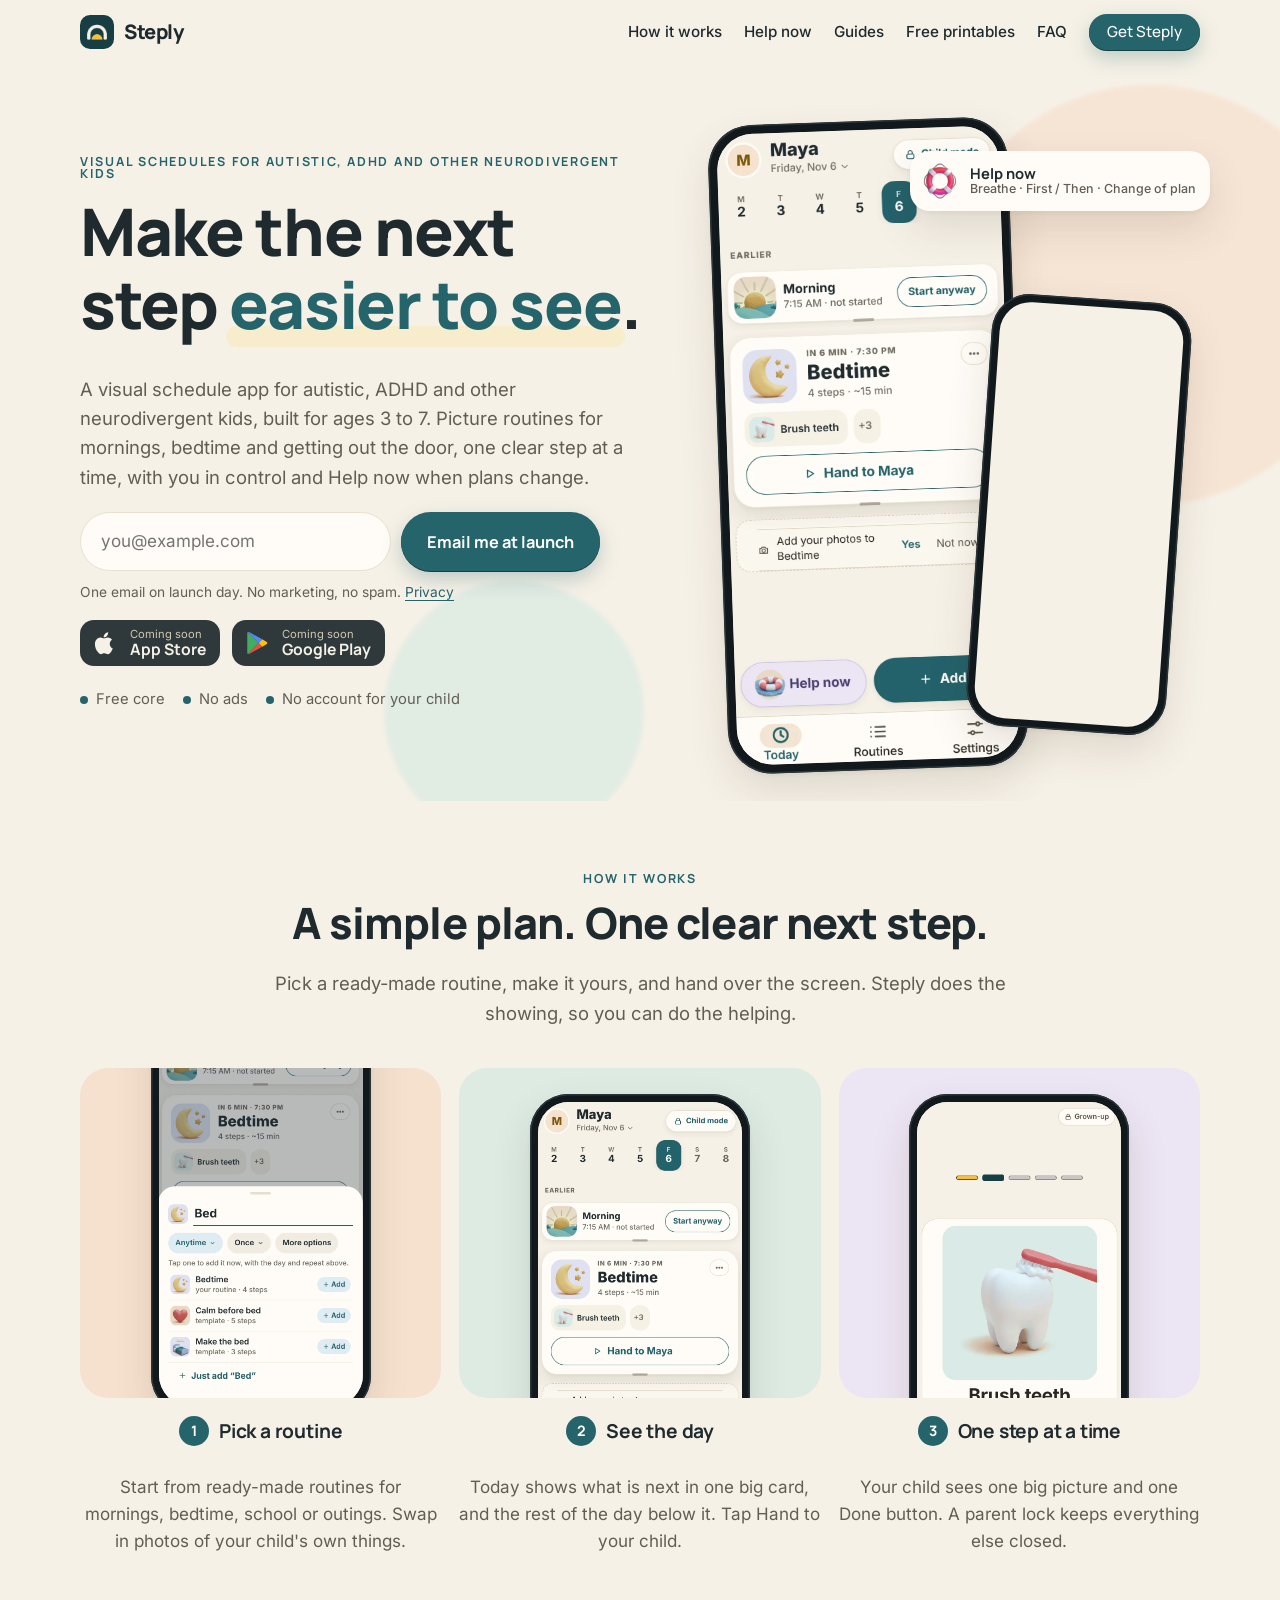
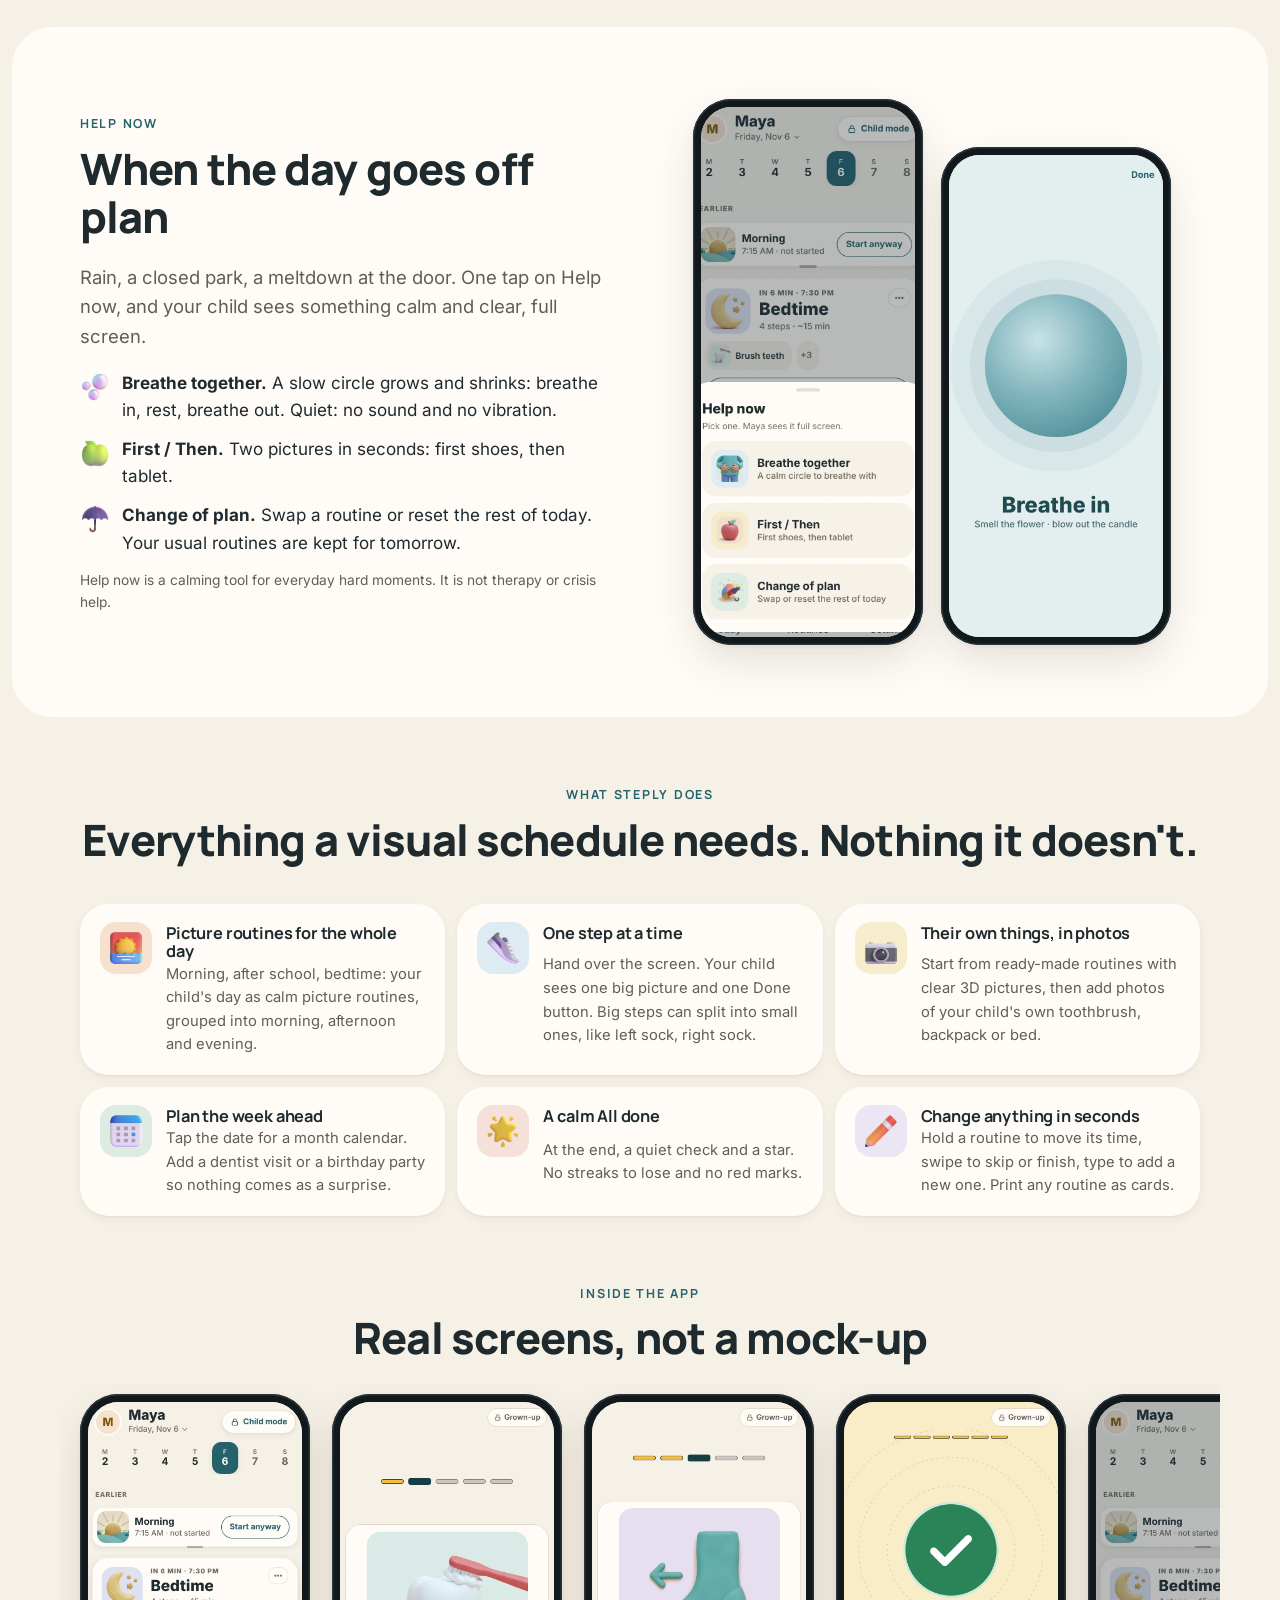
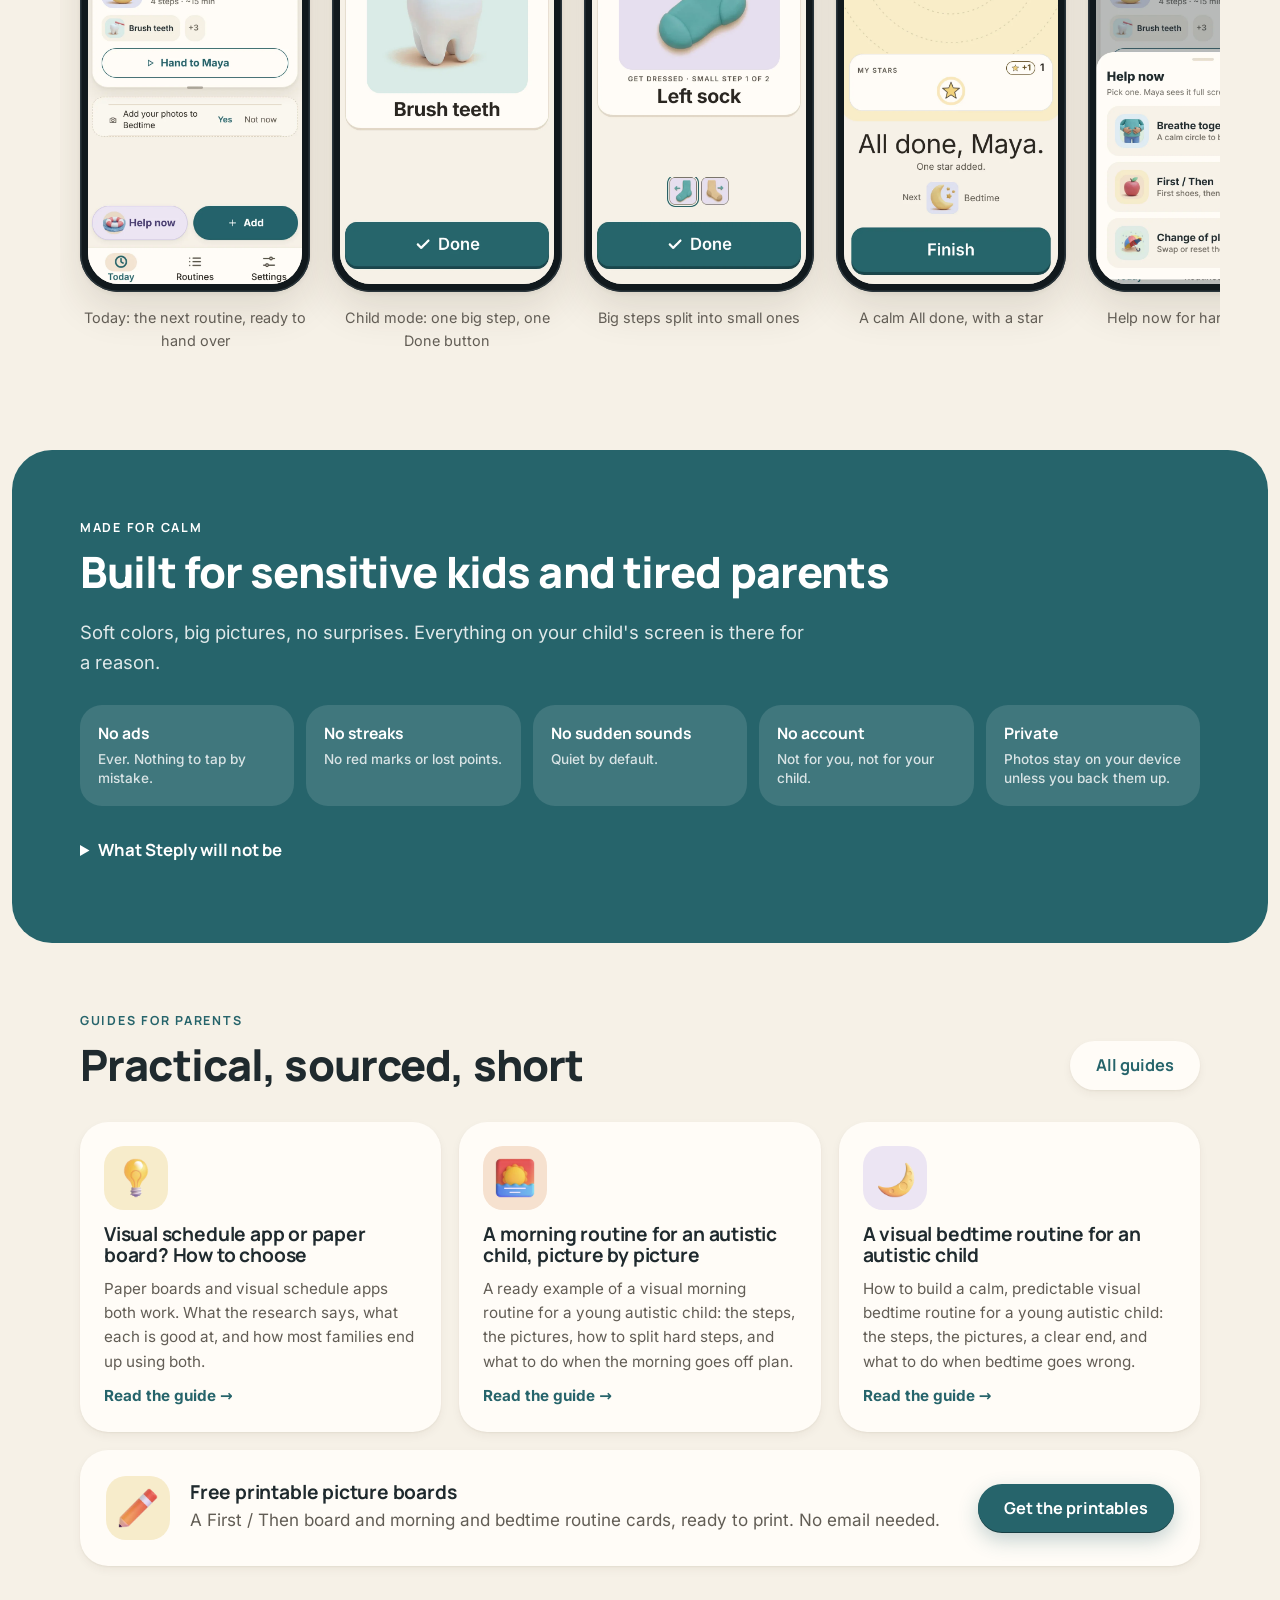
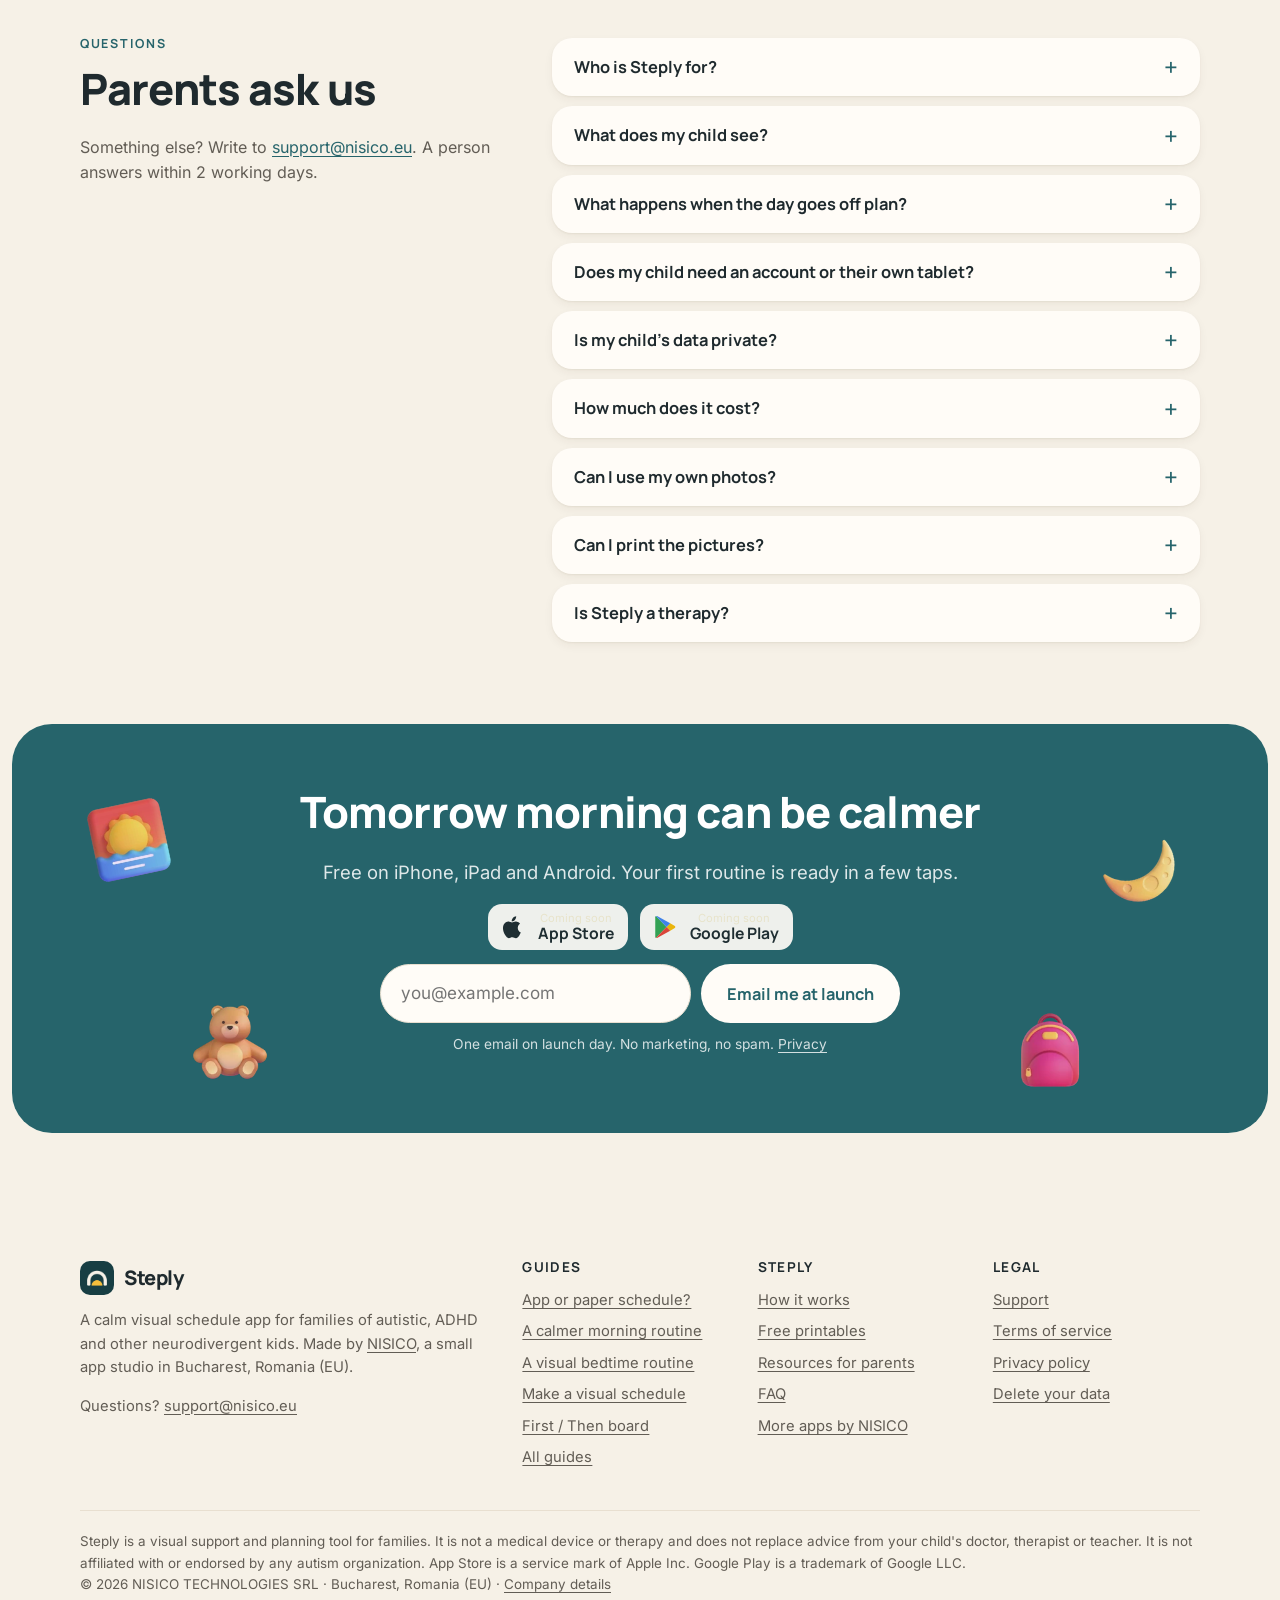
<file: index.html>
<!doctype html>
<html lang="en-US">
<head>
<meta charset="utf-8">
<meta name="viewport" content="width=device-width, initial-scale=1, viewport-fit=cover">
<title>Steply: visual schedule app for autistic and ADHD kids | picture routines</title>
<meta name="description" content="A calm visual schedule app for parents of autistic, ADHD and other neurodivergent kids 3 to 7: picture routines on one simple day, one step at a time in child mode, and Help now for hard moments. Free, no ads.">
<link rel="canonical" href="https://steply.nisico.eu/">
<meta name="robots" content="index, follow, max-image-preview:large">
<meta name="theme-color" content="#F6F1E7" media="(prefers-color-scheme: light)">
<meta name="theme-color" content="#10242C" media="(prefers-color-scheme: dark)">
<meta property="og:type" content="website"><meta property="og:site_name" content="Steply">
<meta property="og:title" content="Steply: visual schedule app for autistic and ADHD kids | picture routines"><meta property="og:description" content="A calm visual schedule app for parents of autistic, ADHD and other neurodivergent kids 3 to 7: picture routines on one simple day, one step at a time in child mode, and Help now for hard moments. Free, no ads.">
<meta property="og:url" content="https://steply.nisico.eu/"><meta property="og:image" content="https://steply.nisico.eu/assets/og.jpg">
<meta property="og:image:width" content="1200"><meta property="og:image:height" content="630">
<meta name="twitter:card" content="summary_large_image">
<link rel="icon" href="/assets/favicon.svg" type="image/svg+xml"><link rel="apple-touch-icon" href="/assets/apple-touch-icon.png">
<link rel="preload" href="/assets/fonts/manrope-latin-wght.woff2" as="font" type="font/woff2" crossorigin>
<link rel="preload" href="/assets/fonts/inter-latin-wght.woff2" as="font" type="font/woff2" crossorigin>
<link rel="stylesheet" href="/assets/site.css?v=2026-11-04">
<script type="application/ld+json">{"@context": "https://schema.org", "@type": "SoftwareApplication", "name": "Steply: Visual Routines", "applicationCategory": "LifestyleApplication", "operatingSystem": "iOS, iPadOS, Android", "description": "A calm visual schedule app for families of autistic, ADHD and other neurodivergent kids: picture routines, one step at a time, and help for hard moments.", "offers": {"@type": "Offer", "price": "0", "priceCurrency": "USD"}, "publisher": {"@type": "Organization", "name": "NISICO TECHNOLOGIES SRL", "alternateName": "NISICO", "url": "https://nisico.eu/", "email": "support@nisico.eu", "address": {"@type": "PostalAddress", "addressLocality": "Bucharest", "addressCountry": "RO"}}, "url": "https://steply.nisico.eu/", "image": "https://steply.nisico.eu/assets/og.jpg"}</script>
<script type="application/ld+json">{"@context": "https://schema.org", "@type": "FAQPage", "mainEntity": [{"@type": "Question", "name": "Who is Steply for?", "acceptedAnswer": {"@type": "Answer", "text": "Parents and caregivers of young children who do better when they can see their day: autistic children, children with ADHD and other neurodivergent kids. It is built for ages 3 to 7, starting with routines at home. You set it up and stay in charge; your child follows it one picture at a time on your phone or tablet. No diagnosis is needed."}}, {"@type": "Question", "name": "What does my child see?", "acceptedAnswer": {"@type": "Answer", "text": "In child mode your child sees one big picture step at a time and one Done button, with the steps ahead shown as small dots. A parent lock keeps everything else closed. At the end there is a calm All done screen."}}, {"@type": "Question", "name": "What happens when the day goes off plan?", "acceptedAnswer": {"@type": "Answer", "text": "Tap Help now. Breathe together shows a slow, calm circle to breathe with. First / Then shows two pictures in seconds. Change of plan lets you swap a routine or reset the rest of today, and your usual routines are kept."}}, {"@type": "Question", "name": "Does my child need an account or their own tablet?", "acceptedAnswer": {"@type": "Answer", "text": "No. Steply works on the phone or tablet you already have, iPhone, iPad or Android. You do not need an account to start."}}, {"@type": "Question", "name": "Is my child's data private?", "acceptedAnswer": {"@type": "Answer", "text": "Your child never needs an account. Routines and photos you add stay on your device unless you choose to back them up or share a link. There are no ads and we never sell data."}}, {"@type": "Question", "name": "How much does it cost?", "acceptedAnswer": {"@type": "Answer", "text": "Steply is free to download and everyday routines are free, with no ads. Steply Plus is an optional subscription with extras such as week and month planning. You see the price in the App Store or Google Play before you pay, and we email you 2 days before any trial turns into a charge."}}, {"@type": "Question", "name": "Can I use my own photos?", "acceptedAnswer": {"@type": "Answer", "text": "Yes. Start from ready-made routines with clear 3D pictures, then swap any picture for a photo of your child's own toothbrush, backpack or bed."}}, {"@type": "Question", "name": "Can I print the pictures?", "acceptedAnswer": {"@type": "Answer", "text": "Yes. You can print picture cards and boards from the app, and there are free printable boards on this site for the fridge or a day without screens."}}, {"@type": "Question", "name": "Is Steply a therapy?", "acceptedAnswer": {"@type": "Answer", "text": "No. Steply is a visual support and planning tool. It does not diagnose or treat anything and does not replace your child's doctor, therapist or teacher. Many families use it alongside the plan they already follow."}}]}</script>
<script type="application/ld+json">{"@context": "https://schema.org", "@type": "WebSite", "name": "Steply", "url": "https://steply.nisico.eu/", "publisher": {"@type": "Organization", "name": "NISICO TECHNOLOGIES SRL", "alternateName": "NISICO", "url": "https://nisico.eu/", "email": "support@nisico.eu", "address": {"@type": "PostalAddress", "addressLocality": "Bucharest", "addressCountry": "RO"}}}</script>
</head>
<body>
<a class="skip" href="#main">Skip to content</a>
<header class="top"><div class="wrap">
<a class="brand" href="/"><img src="/assets/icon-96.png" alt="" width="34" height="34">Steply</a>
<nav class="nav" aria-label="Main">
<a href="/#how">How it works</a><a href="/#help-now">Help now</a><a href="/blog/">Guides</a><a href="/printables/">Free printables</a><a href="/#faq">FAQ</a>
<a class="btn" href="/#get">Get Steply</a>
</nav></div></header>
<main id="main">
<section class="hero"><span class="blob b1" aria-hidden="true"></span><span class="blob b2" aria-hidden="true"></span>
<div class="wrap" style="position:relative;z-index:1">
<div>
<p class="kicker">Visual schedules for autistic, ADHD and other neurodivergent kids</p>
<h1>Make the next step <em>easier to see</em>.</h1>
<p class="lead">A visual schedule app for autistic, ADHD and other neurodivergent kids, built for ages 3 to 7. Picture routines for mornings, bedtime and getting out the door, one clear step at a time, with you in control and Help now when plans change.</p>
<div id="get"><form class="wl" action="https://formspree.io/f/mnppobew" method="POST" data-wl>
<label class="sr" for="wl-1" style="position:absolute;left:-9999px">Email</label>
<input id="wl-1" type="email" name="email" required autocomplete="email" placeholder="you@example.com">
<input type="hidden" name="app" value="steply"><input type="hidden" name="role" value="person"><input type="hidden" name="page" value="steply.nisico.eu">
<button class="btn" type="submit">Email me at launch</button>
</form>
<p class="wl-ok" role="status">Thank you. We will email you once, on the day Steply is in the stores.</p>
<p class="fine">One email on launch day. No marketing, no spam. <a href="/privacy.html">Privacy</a></p><div class="stores"><span class="store soon" aria-label="App Store: coming soon"><svg viewBox="0 0 24 24" aria-hidden="true" fill="currentColor"><path d="M16.4 12.6c0-2.4 2-3.6 2.1-3.7-1.2-1.7-3-1.9-3.6-2-1.5-.2-3 .9-3.8.9-.8 0-2-.9-3.3-.9-1.7 0-3.3 1-4.2 2.6-1.8 3.1-.5 7.7 1.3 10.2.9 1.2 1.9 2.6 3.2 2.6 1.3-.1 1.8-.8 3.3-.8 1.5 0 2 .8 3.3.8 1.4 0 2.3-1.3 3.1-2.5 1-1.4 1.4-2.8 1.4-2.9-.1 0-2.8-1-2.8-4.3zM13.9 5.3c.7-.9 1.2-2 1-3.2-1 0-2.3.7-3 1.6-.7.8-1.2 2-1.1 3.1 1.2.1 2.3-.6 3.1-1.5z"/></svg><span><small>Coming soon</small><b>App Store</b></span></span><span class="store soon" aria-label="Google Play: coming soon"><svg viewBox="0 0 24 24" aria-hidden="true"><path fill="#34A853" d="M3.6 1.8 13.4 12 3.6 22.2c-.4-.2-.6-.7-.6-1.2V3c0-.5.2-1 .6-1.2z"/><path fill="#FBBC04" d="m16.8 15.4-3.4-3.4 3.4-3.4 3.9 2.2c1.1.6 1.1 1.8 0 2.4z"/><path fill="#4285F4" d="M16.8 8.6 13.4 12 3.6 1.8c.3-.1.7-.1 1.1.1z"/><path fill="#EA4335" d="M16.8 15.4 4.7 22.1c-.4.2-.8.2-1.1.1L13.4 12z"/></svg><span><small>Coming soon</small><b>Google Play</b></span></span></div></div>
<ul class="proof"><li>Free core</li><li>No ads</li><li>No account for your child</li></ul>
</div>
<div class="stage" aria-label="Steply: the parent's Today screen and your child's step screen">
<div class="phone p1"><div class="scr"><img src="/assets/screens/today.webp" alt="Steply Today screen: Morning routine ready, with Hand to Maya button" width="390" height="844" fetchpriority="high" decoding="async"></div></div>
<div class="phone p2 sm"><div class="scr demo"><img src="/assets/screens/step-breakfast.webp" alt="Child mode step: Breakfast" width="390" height="844" fetchpriority="high" decoding="async"><img src="/assets/screens/step-teeth.webp" alt="Child mode step: Brush teeth" width="390" height="844" fetchpriority="high" decoding="async"><img src="/assets/screens/step-sock.webp" alt="Child mode small step: Left sock" width="390" height="844" fetchpriority="high" decoding="async"><img src="/assets/screens/all-done.webp" alt="All done, Maya. One star added." width="390" height="844" fetchpriority="high" decoding="async"></div></div>
<div class="float f2"><img src="/assets/emoji/ring_buoy.webp" alt="" width="40" height="40" loading="lazy" decoding="async"><span>Help now<small>Breathe · First / Then · Change of plan</small></span></div>

</div>
</div></section>

<section id="how"><div class="wrap">
<div class="center rv"><p class="kicker">How it works</p><h2>A simple plan. One clear next step.</h2>
<p class="lead">Pick a ready-made routine, make it yours, and hand over the screen. Steply does the showing, so you can do the helping.</p></div>
<div class="grid g3 steps" style="margin-top:40px">
<div class="step rv"><div class="pad bottom t-peach"><div class="phone sm"><div class="scr"><img src="/assets/screens/add.webp" alt="Adding a routine" width="390" height="844" loading="lazy" decoding="async"></div></div></div><h3>Pick a routine</h3><p>Start from ready-made routines for mornings, bedtime, school or outings. Swap in photos of your child's own things.</p></div>
<div class="step rv"><div class="pad t-sage"><div class="phone sm"><div class="scr"><img src="/assets/screens/today.webp" alt="Today screen with the next routine" width="390" height="844" loading="lazy" decoding="async"></div></div></div><h3>See the day</h3><p>Today shows what is next in one big card, and the rest of the day below it. Tap Hand to your child.</p></div>
<div class="step rv"><div class="pad t-lav"><div class="phone sm"><div class="scr"><img src="/assets/screens/step-teeth.webp" alt="Child mode: Brush teeth" width="390" height="844" loading="lazy" decoding="async"></div></div></div><h3>One step at a time</h3><p>Your child sees one big picture and one Done button. A parent lock keeps everything else closed.</p></div>
</div></div></section>

<section id="help-now" class="band"><div class="wrap split">
<div class="rv"><p class="kicker">Help now</p><h2>When the day goes off plan</h2>
<p class="lead">Rain, a closed park, a meltdown at the door. One tap on Help now, and your child sees something calm and clear, full screen.</p>
<ul class="ticks">
<li><img src="/assets/emoji/bubbles.webp" alt="" width="30" height="30" loading="lazy" decoding="async"><span><b>Breathe together.</b> A slow circle grows and shrinks: breathe in, rest, breathe out. Quiet: no sound and no vibration.</span></li>
<li><img src="/assets/emoji/green_apple.webp" alt="" width="30" height="30" loading="lazy" decoding="async"><span><b>First / Then.</b> Two pictures in seconds: first shoes, then tablet.</span></li>
<li><img src="/assets/emoji/umbrella.webp" alt="" width="30" height="30" loading="lazy" decoding="async"><span><b>Change of plan.</b> Swap a routine or reset the rest of today. Your usual routines are kept for tomorrow.</span></li>
</ul><p class="fine">Help now is a calming tool for everyday hard moments. It is not therapy or crisis help.</p></div>
<div class="phones rv"><div class="phone sm"><div class="scr"><img src="/assets/screens/help.webp" alt="Help now sheet: Breathe together, First / Then, Change of plan" width="390" height="844" loading="lazy" decoding="async"></div></div><div class="phone sm"><div class="scr"><img src="/assets/screens/breathe.webp" alt="Breathe together: a calm circle" width="390" height="844" loading="lazy" decoding="async"></div></div></div>
</div></section>

<section><div class="wrap">
<div class="center rv"><p class="kicker">What Steply does</p><h2>Everything a visual schedule needs. Nothing it doesn't.</h2></div>
<div class="grid g3 feat" style="margin-top:40px"><div class="card rv"><div class="tile t-peach"><img src="/assets/emoji/sunrise.webp" alt="" width="44" height="44" loading="lazy" decoding="async"></div><h3>Picture routines for the whole day</h3><p>Morning, after school, bedtime: your child&#x27;s day as calm picture routines, grouped into morning, afternoon and evening.</p></div><div class="card rv"><div class="tile t-sky"><img src="/assets/emoji/running_shoe.webp" alt="" width="44" height="44" loading="lazy" decoding="async"></div><h3>One step at a time</h3><p>Hand over the screen. Your child sees one big picture and one Done button. Big steps can split into small ones, like left sock, right sock.</p></div><div class="card rv"><div class="tile t-butter"><img src="/assets/emoji/camera.webp" alt="" width="44" height="44" loading="lazy" decoding="async"></div><h3>Their own things, in photos</h3><p>Start from ready-made routines with clear 3D pictures, then add photos of your child&#x27;s own toothbrush, backpack or bed.</p></div><div class="card rv"><div class="tile t-sage"><img src="/assets/emoji/calendar.webp" alt="" width="44" height="44" loading="lazy" decoding="async"></div><h3>Plan the week ahead</h3><p>Tap the date for a month calendar. Add a dentist visit or a birthday party so nothing comes as a surprise.</p></div><div class="card rv"><div class="tile t-rose"><img src="/assets/emoji/glowing_star.webp" alt="" width="44" height="44" loading="lazy" decoding="async"></div><h3>A calm All done</h3><p>At the end, a quiet check and a star. No streaks to lose and no red marks.</p></div><div class="card rv"><div class="tile t-lav"><img src="/assets/emoji/pencil.webp" alt="" width="44" height="44" loading="lazy" decoding="async"></div><h3>Change anything in seconds</h3><p>Hold a routine to move its time, swipe to skip or finish, type to add a new one. Print any routine as cards.</p></div></div>
</div></section>

<section style="padding-top:0"><div class="wrap">
<div class="center rv"><p class="kicker">Inside the app</p><h2>Real screens, not a mock-up</h2></div>
<div class="gallery" tabindex="0" aria-label="App screens, scroll sideways"><figure><div class="phone sm"><div class="scr"><img src="/assets/screens/today.webp" alt="Today: the next routine, ready to hand over" width="390" height="844" loading="lazy" decoding="async"></div></div><figcaption>Today: the next routine, ready to hand over</figcaption></figure><figure><div class="phone sm"><div class="scr"><img src="/assets/screens/step-teeth.webp" alt="Child mode: one big step, one Done button" width="390" height="844" loading="lazy" decoding="async"></div></div><figcaption>Child mode: one big step, one Done button</figcaption></figure><figure><div class="phone sm"><div class="scr"><img src="/assets/screens/step-sock.webp" alt="Big steps split into small ones" width="390" height="844" loading="lazy" decoding="async"></div></div><figcaption>Big steps split into small ones</figcaption></figure><figure><div class="phone sm"><div class="scr"><img src="/assets/screens/all-done.webp" alt="A calm All done, with a star" width="390" height="844" loading="lazy" decoding="async"></div></div><figcaption>A calm All done, with a star</figcaption></figure><figure><div class="phone sm"><div class="scr"><img src="/assets/screens/help.webp" alt="Help now for hard moments" width="390" height="844" loading="lazy" decoding="async"></div></div><figcaption>Help now for hard moments</figcaption></figure><figure><div class="phone sm"><div class="scr"><img src="/assets/screens/breathe.webp" alt="Breathe together: a slow, calm circle" width="390" height="844" loading="lazy" decoding="async"></div></div><figcaption>Breathe together: a slow, calm circle</figcaption></figure><figure><div class="phone sm"><div class="scr"><img src="/assets/screens/month.webp" alt="The month at a glance" width="390" height="844" loading="lazy" decoding="async"></div></div><figcaption>The month at a glance</figcaption></figure><figure><div class="phone sm"><div class="scr"><img src="/assets/screens/add.webp" alt="Add a routine by typing its name" width="390" height="844" loading="lazy" decoding="async"></div></div><figcaption>Add a routine by typing its name</figcaption></figure></div>
</div></section>

<section class="trust"><div class="wrap">
<div class="rv"><p class="kicker">Made for calm</p><h2>Built for sensitive kids and tired parents</h2>
<p class="lead">Soft colors, big pictures, no surprises. Everything on your child's screen is there for a reason.</p></div>
<div class="calm rv" style="margin-top:28px"><div>No ads<span>Ever. Nothing to tap by mistake.</span></div><div>No streaks<span>No red marks or lost points.</span></div><div>No sudden sounds<span>Quiet by default.</span></div><div>No account<span>Not for you, not for your child.</span></div><div>Private<span>Photos stay on your device unless you back them up.</span></div></div>
<details class="nots-d rv"><summary>What Steply will not be</summary><ul class="nots"><li>Not therapy, a diagnosis or a treatment plan</li><li>Not a replacement for your child&#x27;s therapist or teacher</li><li>No social feed, no ads, no selling of data</li><li>No timers that rush your child, no flashing screens</li></ul></details>
</div></section>

<section><div class="wrap">
<div class="rv" style="display:flex;justify-content:space-between;align-items:end;gap:20px;flex-wrap:wrap"><div><p class="kicker">Guides for parents</p><h2 style="margin:0">Practical, sourced, short</h2></div><a class="btn quiet" href="/blog/">All guides</a></div>
<div class="posts" style="margin-top:32px"><a class="post rv" href="/blog/visual-schedule-app-or-paper/"><div class="tile t-butter"><img src="/assets/emoji/light_bulb.webp" alt="" width="44" height="44" loading="lazy" decoding="async"></div><h3>Visual schedule app or paper board? How to choose</h3><p>Paper boards and visual schedule apps both work. What the research says, what each is good at, and how most families end up using both.</p><span class="more">Read the guide →</span></a><a class="post rv" href="/blog/morning-routine-for-autistic-child/"><div class="tile t-peach"><img src="/assets/emoji/sunrise.webp" alt="" width="44" height="44" loading="lazy" decoding="async"></div><h3>A morning routine for an autistic child, picture by picture</h3><p>A ready example of a visual morning routine for a young autistic child: the steps, the pictures, how to split hard steps, and what to do when the morning goes off plan.</p><span class="more">Read the guide →</span></a><a class="post rv" href="/blog/bedtime-routine-for-autistic-child/"><div class="tile t-lav"><img src="/assets/emoji/crescent_moon.webp" alt="" width="44" height="44" loading="lazy" decoding="async"></div><h3>A visual bedtime routine for an autistic child</h3><p>How to build a calm, predictable visual bedtime routine for a young autistic child: the steps, the pictures, a clear end, and what to do when bedtime goes wrong.</p><span class="more">Read the guide →</span></a></div>
<div class="card rv" style="margin-top:18px;display:flex;gap:20px;align-items:center;flex-wrap:wrap"><div class="tile t-butter" style="margin:0"><img src="/assets/emoji/pencil.webp" alt="" width="44" height="44" loading="lazy" decoding="async"></div><div style="flex:1;min-width:220px"><h3 style="margin:0 0 4px">Free printable picture boards</h3><p>A First / Then board and morning and bedtime routine cards, ready to print. No email needed.</p></div><a class="btn" href="/printables/">Get the printables</a></div>
</div></section>

<section id="faq" style="padding-top:0"><div class="wrap faq-wrap">
<div class="rv"><p class="kicker">Questions</p><h2>Parents ask us</h2><p class="lead" style="font-size:1rem">Something else? Write to <a href="mailto:support@nisico.eu">support@nisico.eu</a>. A person answers within 2 working days.</p></div>
<div class="faq"><details><summary>Who is Steply for?</summary><p>Parents and caregivers of young children who do better when they can see their day: autistic children, children with ADHD and other neurodivergent kids. It is built for ages 3 to 7, starting with routines at home. You set it up and stay in charge; your child follows it one picture at a time on your phone or tablet. No diagnosis is needed.</p></details><details><summary>What does my child see?</summary><p>In child mode your child sees one big picture step at a time and one Done button, with the steps ahead shown as small dots. A parent lock keeps everything else closed. At the end there is a calm All done screen.</p></details><details><summary>What happens when the day goes off plan?</summary><p>Tap Help now. Breathe together shows a slow, calm circle to breathe with. First / Then shows two pictures in seconds. Change of plan lets you swap a routine or reset the rest of today, and your usual routines are kept.</p></details><details><summary>Does my child need an account or their own tablet?</summary><p>No. Steply works on the phone or tablet you already have, iPhone, iPad or Android. You do not need an account to start.</p></details><details><summary>Is my child&#x27;s data private?</summary><p>Your child never needs an account. Routines and photos you add stay on your device unless you choose to back them up or share a link. There are no ads and we never sell data.</p></details><details><summary>How much does it cost?</summary><p>Steply is free to download and everyday routines are free, with no ads. Steply Plus is an optional subscription with extras such as week and month planning. You see the price in the App Store or Google Play before you pay, and we email you 2 days before any trial turns into a charge.</p></details><details><summary>Can I use my own photos?</summary><p>Yes. Start from ready-made routines with clear 3D pictures, then swap any picture for a photo of your child&#x27;s own toothbrush, backpack or bed.</p></details><details><summary>Can I print the pictures?</summary><p>Yes. You can print picture cards and boards from the app, and there are free printable boards on this site for the fridge or a day without screens.</p></details><details><summary>Is Steply a therapy?</summary><p>No. Steply is a visual support and planning tool. It does not diagnose or treat anything and does not replace your child&#x27;s doctor, therapist or teacher. Many families use it alongside the plan they already follow.</p></details></div>
</div></section>

<section style="padding-top:0"><div class="final rv">
<img class="deco d1" src="/assets/emoji/sunrise.webp" alt="" width="84" height="84"><img class="deco d2" src="/assets/emoji/crescent_moon.webp" alt="" width="84" height="84">
<img class="deco d3" src="/assets/emoji/teddy_bear.webp" alt="" width="84" height="84"><img class="deco d4" src="/assets/emoji/backpack.webp" alt="" width="84" height="84">
<h2>Tomorrow morning can be calmer</h2>
<p class="lead">Free on iPhone, iPad and Android. Your first routine is ready in a few taps.</p>
<div class="stores"><span class="store soon" aria-label="App Store: coming soon"><svg viewBox="0 0 24 24" aria-hidden="true" fill="currentColor"><path d="M16.4 12.6c0-2.4 2-3.6 2.1-3.7-1.2-1.7-3-1.9-3.6-2-1.5-.2-3 .9-3.8.9-.8 0-2-.9-3.3-.9-1.7 0-3.3 1-4.2 2.6-1.8 3.1-.5 7.7 1.3 10.2.9 1.2 1.9 2.6 3.2 2.6 1.3-.1 1.8-.8 3.3-.8 1.5 0 2 .8 3.3.8 1.4 0 2.3-1.3 3.1-2.5 1-1.4 1.4-2.8 1.4-2.9-.1 0-2.8-1-2.8-4.3zM13.9 5.3c.7-.9 1.2-2 1-3.2-1 0-2.3.7-3 1.6-.7.8-1.2 2-1.1 3.1 1.2.1 2.3-.6 3.1-1.5z"/></svg><span><small>Coming soon</small><b>App Store</b></span></span><span class="store soon" aria-label="Google Play: coming soon"><svg viewBox="0 0 24 24" aria-hidden="true"><path fill="#34A853" d="M3.6 1.8 13.4 12 3.6 22.2c-.4-.2-.6-.7-.6-1.2V3c0-.5.2-1 .6-1.2z"/><path fill="#FBBC04" d="m16.8 15.4-3.4-3.4 3.4-3.4 3.9 2.2c1.1.6 1.1 1.8 0 2.4z"/><path fill="#4285F4" d="M16.8 8.6 13.4 12 3.6 1.8c.3-.1.7-.1 1.1.1z"/><path fill="#EA4335" d="M16.8 15.4 4.7 22.1c-.4.2-.8.2-1.1.1L13.4 12z"/></svg><span><small>Coming soon</small><b>Google Play</b></span></span></div><form class="wl" action="https://formspree.io/f/mnppobew" method="POST" data-wl>
<label class="sr" for="wl-2" style="position:absolute;left:-9999px">Email</label>
<input id="wl-2" type="email" name="email" required autocomplete="email" placeholder="you@example.com">
<input type="hidden" name="app" value="steply"><input type="hidden" name="role" value="person"><input type="hidden" name="page" value="steply.nisico.eu">
<button class="btn" type="submit">Email me at launch</button>
</form>
<p class="wl-ok" role="status">Thank you. We will email you once, on the day Steply is in the stores.</p>
<p class="fine">One email on launch day. No marketing, no spam. <a href="/privacy.html">Privacy</a></p>
</div></section>
</main>
<footer><div class="wrap">
<div class="cols">
<div><a class="brand" href="/"><img src="/assets/icon-96.png" alt="" width="34" height="34">Steply</a>
<p style="margin-top:14px">A calm visual schedule app for families of autistic, ADHD and other neurodivergent kids. Made by <a href="https://nisico.eu/">NISICO</a>, a small app studio in Bucharest, Romania (EU).</p>
<p>Questions? <a href="mailto:support@nisico.eu">support@nisico.eu</a></p></div>
<div><h4>Guides</h4><ul><li><a href="/blog/visual-schedule-app-or-paper/">App or paper schedule?</a></li><li><a href="/blog/morning-routine-for-autistic-child/">A calmer morning routine</a></li><li><a href="/blog/bedtime-routine-for-autistic-child/">A visual bedtime routine</a></li><li><a href="/blog/how-to-make-a-visual-schedule-for-an-autistic-child/">Make a visual schedule</a></li><li><a href="/blog/first-then-board/">First / Then board</a></li><li><a href="/blog/">All guides</a></li></ul></div>
<div><h4>Steply</h4><ul><li><a href="/#how">How it works</a></li><li><a href="/printables/">Free printables</a></li><li><a href="/resources/">Resources for parents</a></li><li><a href="/#faq">FAQ</a></li><li><a href="https://nisico.eu/apps/">More apps by NISICO</a></li></ul></div>
<div><h4>Legal</h4><ul><li><a href="https://nisico.eu/steply/support.html">Support</a></li><li><a href="/terms.html">Terms of service</a></li><li><a href="/privacy.html">Privacy policy</a></li><li><a href="https://nisico.eu/steply/delete-data.html">Delete your data</a></li></ul></div>
</div>
<p class="legal">Steply is a visual support and planning tool for families. It is not a medical device or therapy and does not replace advice from your child's doctor, therapist or teacher. It is not affiliated with or endorsed by any autism organization. App Store is a service mark of Apple Inc. Google Play is a trademark of Google LLC.<br>© 2026 NISICO TECHNOLOGIES SRL · Bucharest, Romania (EU) · <a href="https://nisico.eu/#company">Company details</a></p>
</div></footer>
<script>
document.documentElement.classList.add("js");
(function(){var io="IntersectionObserver" in window?new IntersectionObserver(function(es){es.forEach(function(e){if(e.isIntersecting){e.target.classList.add("in");io.unobserve(e.target)}})},{rootMargin:"0px 0px -8% 0px"}):null;
document.querySelectorAll(".rv").forEach(function(el){io?io.observe(el):el.classList.add("in")});
document.querySelectorAll("form[data-wl]").forEach(function(f){f.addEventListener("submit",function(ev){ev.preventDefault();var ok=f.nextElementSibling;
fetch(f.action,{method:"POST",body:new FormData(f),headers:{Accept:"application/json"}}).then(function(r){if(!r.ok)throw 0;f.style.display="none";ok.style.display="block"}).catch(function(){location.href="mailto:support@nisico.eu?subject=Steply%20launch%20email"})})});})();
</script>
</body></html>
</file>
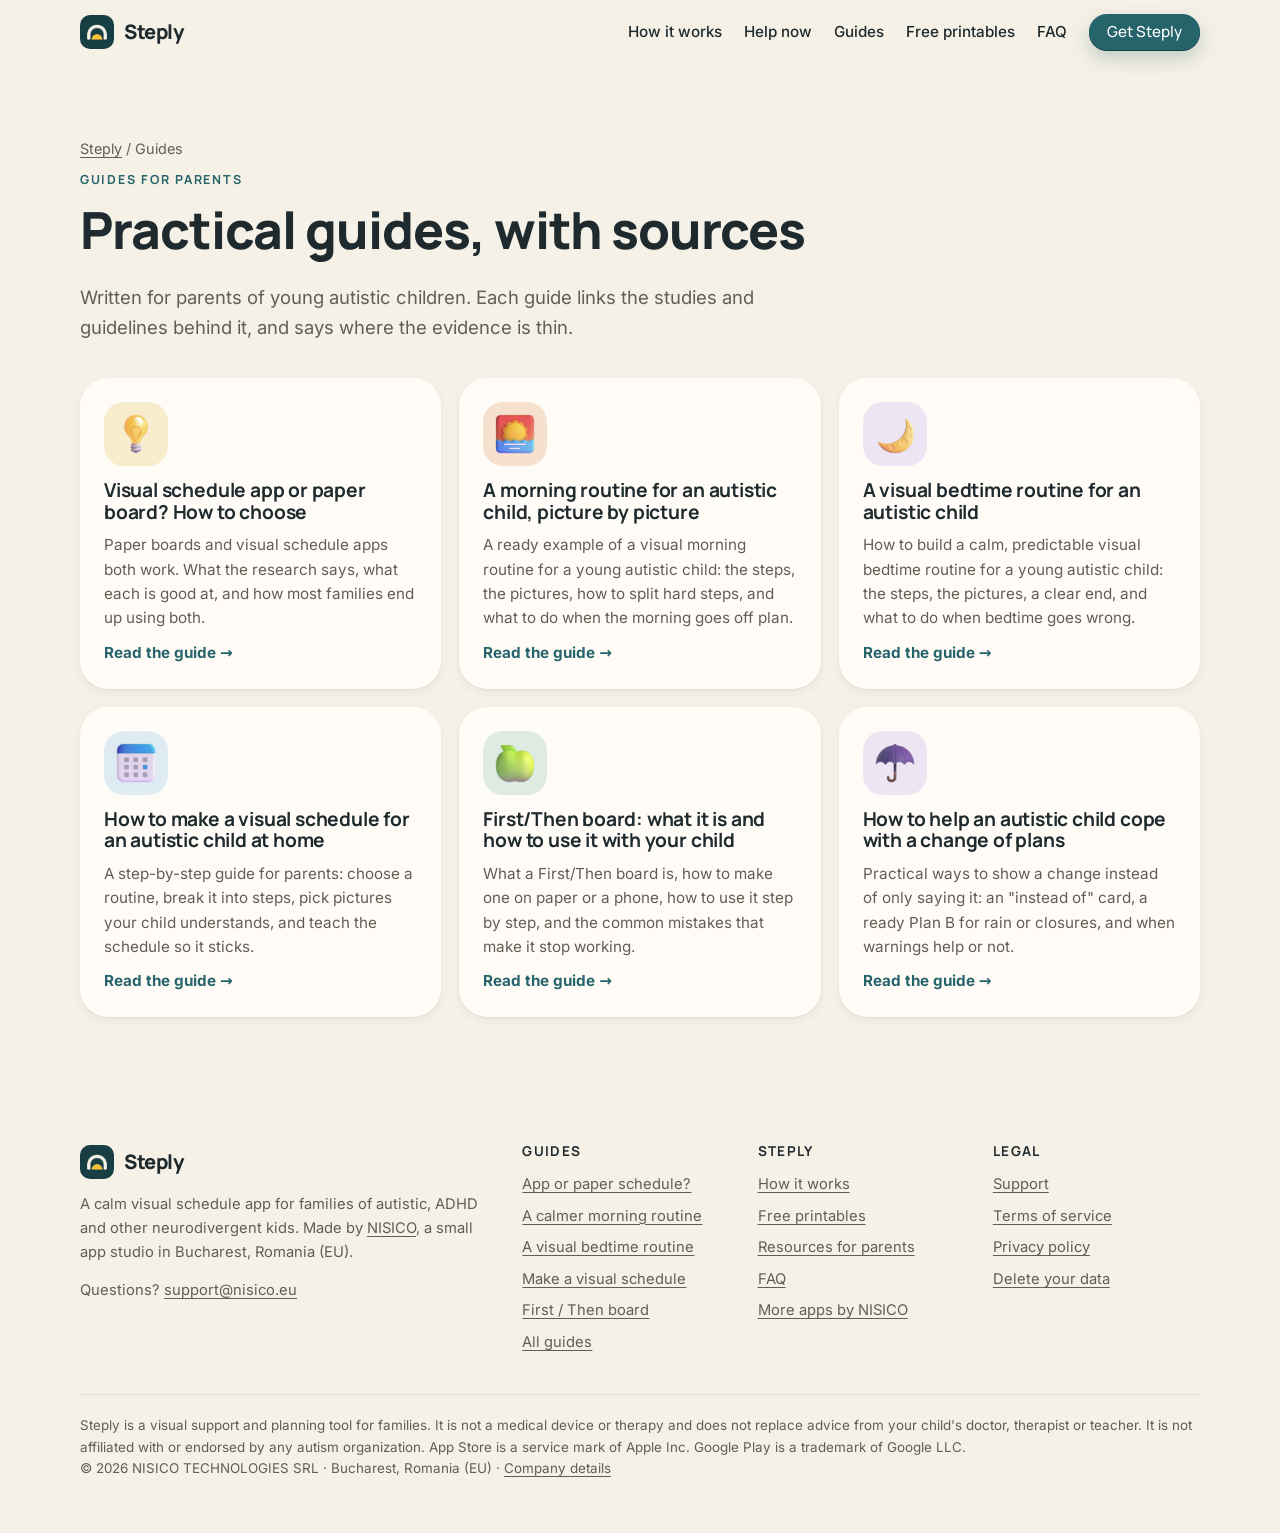
<file: blog/index.html>
<!doctype html>
<html lang="en-US">
<head>
<meta charset="utf-8">
<meta name="viewport" content="width=device-width, initial-scale=1, viewport-fit=cover">
<title>Visual schedule guides for parents of autistic children | Steply</title>
<meta name="description" content="Short, sourced guides for parents: visual schedules, First / Then boards, morning and bedtime routines, and helping an autistic child with a change of plans.">
<link rel="canonical" href="https://steply.nisico.eu/blog/">
<meta name="robots" content="index, follow, max-image-preview:large">
<meta name="theme-color" content="#F6F1E7" media="(prefers-color-scheme: light)">
<meta name="theme-color" content="#10242C" media="(prefers-color-scheme: dark)">
<meta property="og:type" content="website"><meta property="og:site_name" content="Steply">
<meta property="og:title" content="Visual schedule guides for parents of autistic children | Steply"><meta property="og:description" content="Short, sourced guides for parents: visual schedules, First / Then boards, morning and bedtime routines, and helping an autistic child with a change of plans.">
<meta property="og:url" content="https://steply.nisico.eu/blog/"><meta property="og:image" content="https://steply.nisico.eu/assets/og.jpg">
<meta property="og:image:width" content="1200"><meta property="og:image:height" content="630">
<meta name="twitter:card" content="summary_large_image">
<link rel="icon" href="/assets/favicon.svg" type="image/svg+xml"><link rel="apple-touch-icon" href="/assets/apple-touch-icon.png">
<link rel="preload" href="/assets/fonts/manrope-latin-wght.woff2" as="font" type="font/woff2" crossorigin>
<link rel="preload" href="/assets/fonts/inter-latin-wght.woff2" as="font" type="font/woff2" crossorigin>
<link rel="stylesheet" href="/assets/site.css?v=2026-11-04">
<script type="application/ld+json">{"@context": "https://schema.org", "@type": "Blog", "name": "Steply guides for parents", "url": "https://steply.nisico.eu/blog/", "publisher": {"@type": "Organization", "name": "NISICO TECHNOLOGIES SRL", "alternateName": "NISICO", "url": "https://nisico.eu/", "email": "support@nisico.eu", "address": {"@type": "PostalAddress", "addressLocality": "Bucharest", "addressCountry": "RO"}}, "blogPost": [{"@type": "BlogPosting", "headline": "Visual schedule app or paper board? How to choose", "url": "https://steply.nisico.eu/blog/visual-schedule-app-or-paper/", "datePublished": "2026-11-04"}, {"@type": "BlogPosting", "headline": "A morning routine for an autistic child, picture by picture", "url": "https://steply.nisico.eu/blog/morning-routine-for-autistic-child/", "datePublished": "2026-11-04"}, {"@type": "BlogPosting", "headline": "A visual bedtime routine for an autistic child", "url": "https://steply.nisico.eu/blog/bedtime-routine-for-autistic-child/", "datePublished": "2026-11-04"}, {"@type": "BlogPosting", "headline": "How to make a visual schedule for an autistic child at home", "url": "https://steply.nisico.eu/blog/how-to-make-a-visual-schedule-for-an-autistic-child/", "datePublished": "2026-11-02"}, {"@type": "BlogPosting", "headline": "First/Then board: what it is and how to use it with your child", "url": "https://steply.nisico.eu/blog/first-then-board/", "datePublished": "2026-11-02"}, {"@type": "BlogPosting", "headline": "How to help an autistic child cope with a change of plans", "url": "https://steply.nisico.eu/blog/autistic-child-change-of-plans/", "datePublished": "2026-11-02"}]}</script>
<script type="application/ld+json">{"@context": "https://schema.org", "@type": "BreadcrumbList", "itemListElement": [{"@type": "ListItem", "position": 1, "name": "Steply", "item": "https://steply.nisico.eu/"}, {"@type": "ListItem", "position": 2, "name": "Guides", "item": "https://steply.nisico.eu/blog/"}]}</script>
</head>
<body>
<a class="skip" href="#main">Skip to content</a>
<header class="top"><div class="wrap">
<a class="brand" href="/"><img src="/assets/icon-96.png" alt="" width="34" height="34">Steply</a>
<nav class="nav" aria-label="Main">
<a href="/#how">How it works</a><a href="/#help-now">Help now</a><a href="/blog/">Guides</a><a href="/printables/">Free printables</a><a href="/#faq">FAQ</a>
<a class="btn" href="/#get">Get Steply</a>
</nav></div></header>
<main id="main"><section><div class="wrap">
<p class="crumbs"><a href="/">Steply</a> / Guides</p>
<p class="kicker">Guides for parents</p><h1 style="font-size:clamp(2rem,5vw,3.2rem)">Practical guides, with sources</h1>
<p class="lead">Written for parents of young autistic children. Each guide links the studies and guidelines behind it, and says where the evidence is thin.</p>
<div class="posts" style="margin-top:36px"><a class="post rv" href="/blog/visual-schedule-app-or-paper/"><div class="tile t-butter"><img src="/assets/emoji/light_bulb.webp" alt="" width="44" height="44" loading="lazy" decoding="async"></div><h3>Visual schedule app or paper board? How to choose</h3><p>Paper boards and visual schedule apps both work. What the research says, what each is good at, and how most families end up using both.</p><span class="more">Read the guide →</span></a><a class="post rv" href="/blog/morning-routine-for-autistic-child/"><div class="tile t-peach"><img src="/assets/emoji/sunrise.webp" alt="" width="44" height="44" loading="lazy" decoding="async"></div><h3>A morning routine for an autistic child, picture by picture</h3><p>A ready example of a visual morning routine for a young autistic child: the steps, the pictures, how to split hard steps, and what to do when the morning goes off plan.</p><span class="more">Read the guide →</span></a><a class="post rv" href="/blog/bedtime-routine-for-autistic-child/"><div class="tile t-lav"><img src="/assets/emoji/crescent_moon.webp" alt="" width="44" height="44" loading="lazy" decoding="async"></div><h3>A visual bedtime routine for an autistic child</h3><p>How to build a calm, predictable visual bedtime routine for a young autistic child: the steps, the pictures, a clear end, and what to do when bedtime goes wrong.</p><span class="more">Read the guide →</span></a><a class="post rv" href="/blog/how-to-make-a-visual-schedule-for-an-autistic-child/"><div class="tile t-sky"><img src="/assets/emoji/calendar.webp" alt="" width="44" height="44" loading="lazy" decoding="async"></div><h3>How to make a visual schedule for an autistic child at home</h3><p>A step-by-step guide for parents: choose a routine, break it into steps, pick pictures your child understands, and teach the schedule so it sticks.</p><span class="more">Read the guide →</span></a><a class="post rv" href="/blog/first-then-board/"><div class="tile t-sage"><img src="/assets/emoji/green_apple.webp" alt="" width="44" height="44" loading="lazy" decoding="async"></div><h3>First/Then board: what it is and how to use it with your child</h3><p>What a First/Then board is, how to make one on paper or a phone, how to use it step by step, and the common mistakes that make it stop working.</p><span class="more">Read the guide →</span></a><a class="post rv" href="/blog/autistic-child-change-of-plans/"><div class="tile t-lav"><img src="/assets/emoji/umbrella.webp" alt="" width="44" height="44" loading="lazy" decoding="async"></div><h3>How to help an autistic child cope with a change of plans</h3><p>Practical ways to show a change instead of only saying it: an &quot;instead of&quot; card, a ready Plan B for rain or closures, and when warnings help or not.</p><span class="more">Read the guide →</span></a></div>
</div></section></main><footer><div class="wrap">
<div class="cols">
<div><a class="brand" href="/"><img src="/assets/icon-96.png" alt="" width="34" height="34">Steply</a>
<p style="margin-top:14px">A calm visual schedule app for families of autistic, ADHD and other neurodivergent kids. Made by <a href="https://nisico.eu/">NISICO</a>, a small app studio in Bucharest, Romania (EU).</p>
<p>Questions? <a href="mailto:support@nisico.eu">support@nisico.eu</a></p></div>
<div><h4>Guides</h4><ul><li><a href="/blog/visual-schedule-app-or-paper/">App or paper schedule?</a></li><li><a href="/blog/morning-routine-for-autistic-child/">A calmer morning routine</a></li><li><a href="/blog/bedtime-routine-for-autistic-child/">A visual bedtime routine</a></li><li><a href="/blog/how-to-make-a-visual-schedule-for-an-autistic-child/">Make a visual schedule</a></li><li><a href="/blog/first-then-board/">First / Then board</a></li><li><a href="/blog/">All guides</a></li></ul></div>
<div><h4>Steply</h4><ul><li><a href="/#how">How it works</a></li><li><a href="/printables/">Free printables</a></li><li><a href="/resources/">Resources for parents</a></li><li><a href="/#faq">FAQ</a></li><li><a href="https://nisico.eu/apps/">More apps by NISICO</a></li></ul></div>
<div><h4>Legal</h4><ul><li><a href="https://nisico.eu/steply/support.html">Support</a></li><li><a href="/terms.html">Terms of service</a></li><li><a href="/privacy.html">Privacy policy</a></li><li><a href="https://nisico.eu/steply/delete-data.html">Delete your data</a></li></ul></div>
</div>
<p class="legal">Steply is a visual support and planning tool for families. It is not a medical device or therapy and does not replace advice from your child's doctor, therapist or teacher. It is not affiliated with or endorsed by any autism organization. App Store is a service mark of Apple Inc. Google Play is a trademark of Google LLC.<br>© 2026 NISICO TECHNOLOGIES SRL · Bucharest, Romania (EU) · <a href="https://nisico.eu/#company">Company details</a></p>
</div></footer>
<script>
document.documentElement.classList.add("js");
(function(){var io="IntersectionObserver" in window?new IntersectionObserver(function(es){es.forEach(function(e){if(e.isIntersecting){e.target.classList.add("in");io.unobserve(e.target)}})},{rootMargin:"0px 0px -8% 0px"}):null;
document.querySelectorAll(".rv").forEach(function(el){io?io.observe(el):el.classList.add("in")});
document.querySelectorAll("form[data-wl]").forEach(function(f){f.addEventListener("submit",function(ev){ev.preventDefault();var ok=f.nextElementSibling;
fetch(f.action,{method:"POST",body:new FormData(f),headers:{Accept:"application/json"}}).then(function(r){if(!r.ok)throw 0;f.style.display="none";ok.style.display="block"}).catch(function(){location.href="mailto:support@nisico.eu?subject=Steply%20launch%20email"})})});})();
</script>
</body></html>
</file>
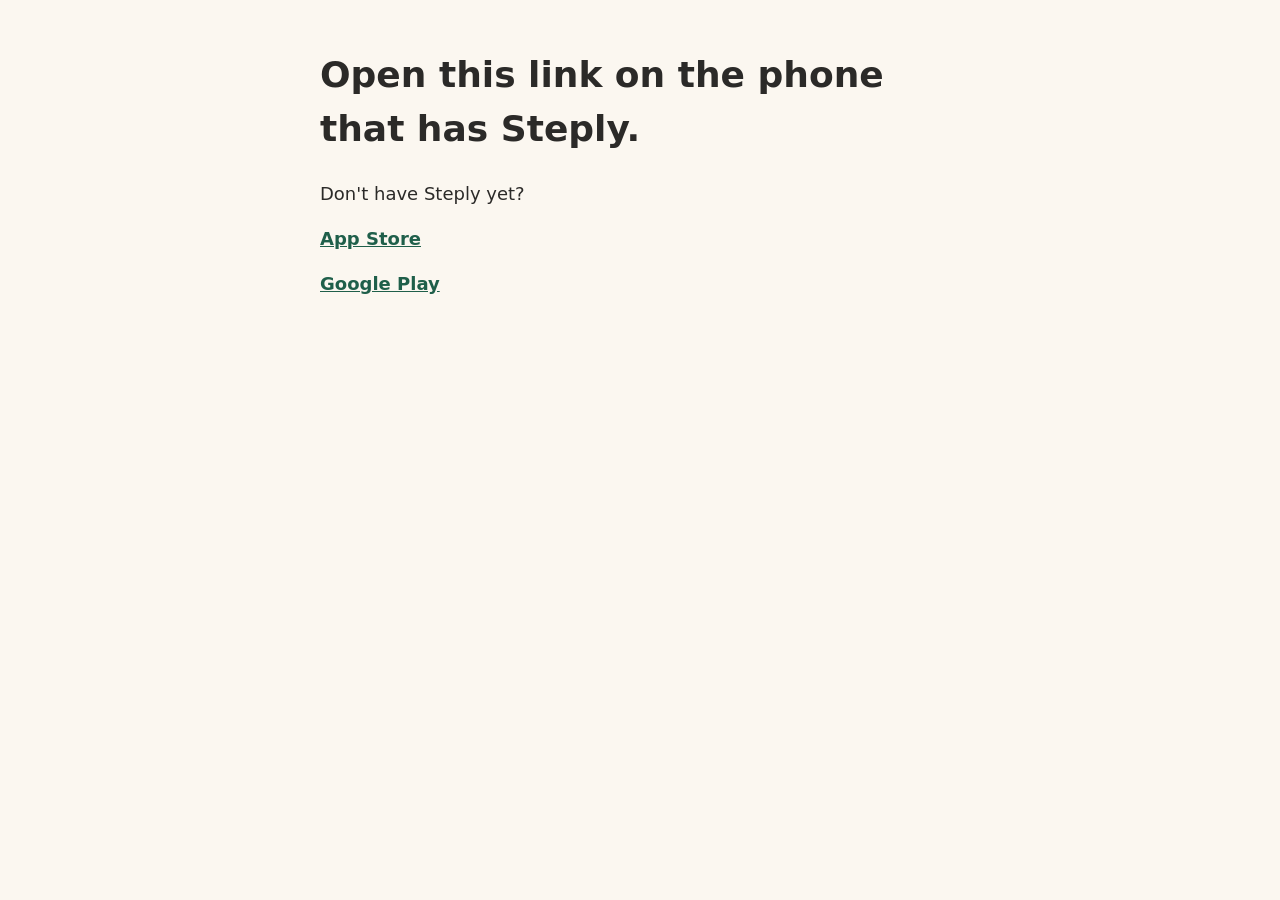
<file: join/index.html>
<!doctype html>
<html lang="en">
<head>
<meta charset="utf-8">
<meta name="viewport" content="width=device-width, initial-scale=1">
<meta name="robots" content="noindex, nofollow">
<meta name="referrer" content="no-referrer">
<meta http-equiv="Content-Security-Policy" content="default-src 'none'; img-src data:; style-src 'unsafe-inline'; object-src 'none'; base-uri 'none'; form-action 'none'">
<title>Steply</title>
<style>body{margin:0;background:#FBF7F0;color:#2B2A28;font:18px/1.5 system-ui,-apple-system,"Segoe UI",Roboto,Arial,sans-serif}main{max-width:640px;margin:0 auto;padding:24px 16px}a{color:#1F5F4A;font-weight:600}</style>
</head>
<body>
<main>
<h1>Open this link on the phone that has Steply.</h1>
<p>Don't have Steply yet?</p>
<p><a href="https://apps.apple.com/app/id6822341679">App Store</a></p>
<p><a href="https://play.google.com/store/apps/details?id=eu.nisico.steply">Google Play</a></p>
</main>
</body>
</html>
</file>
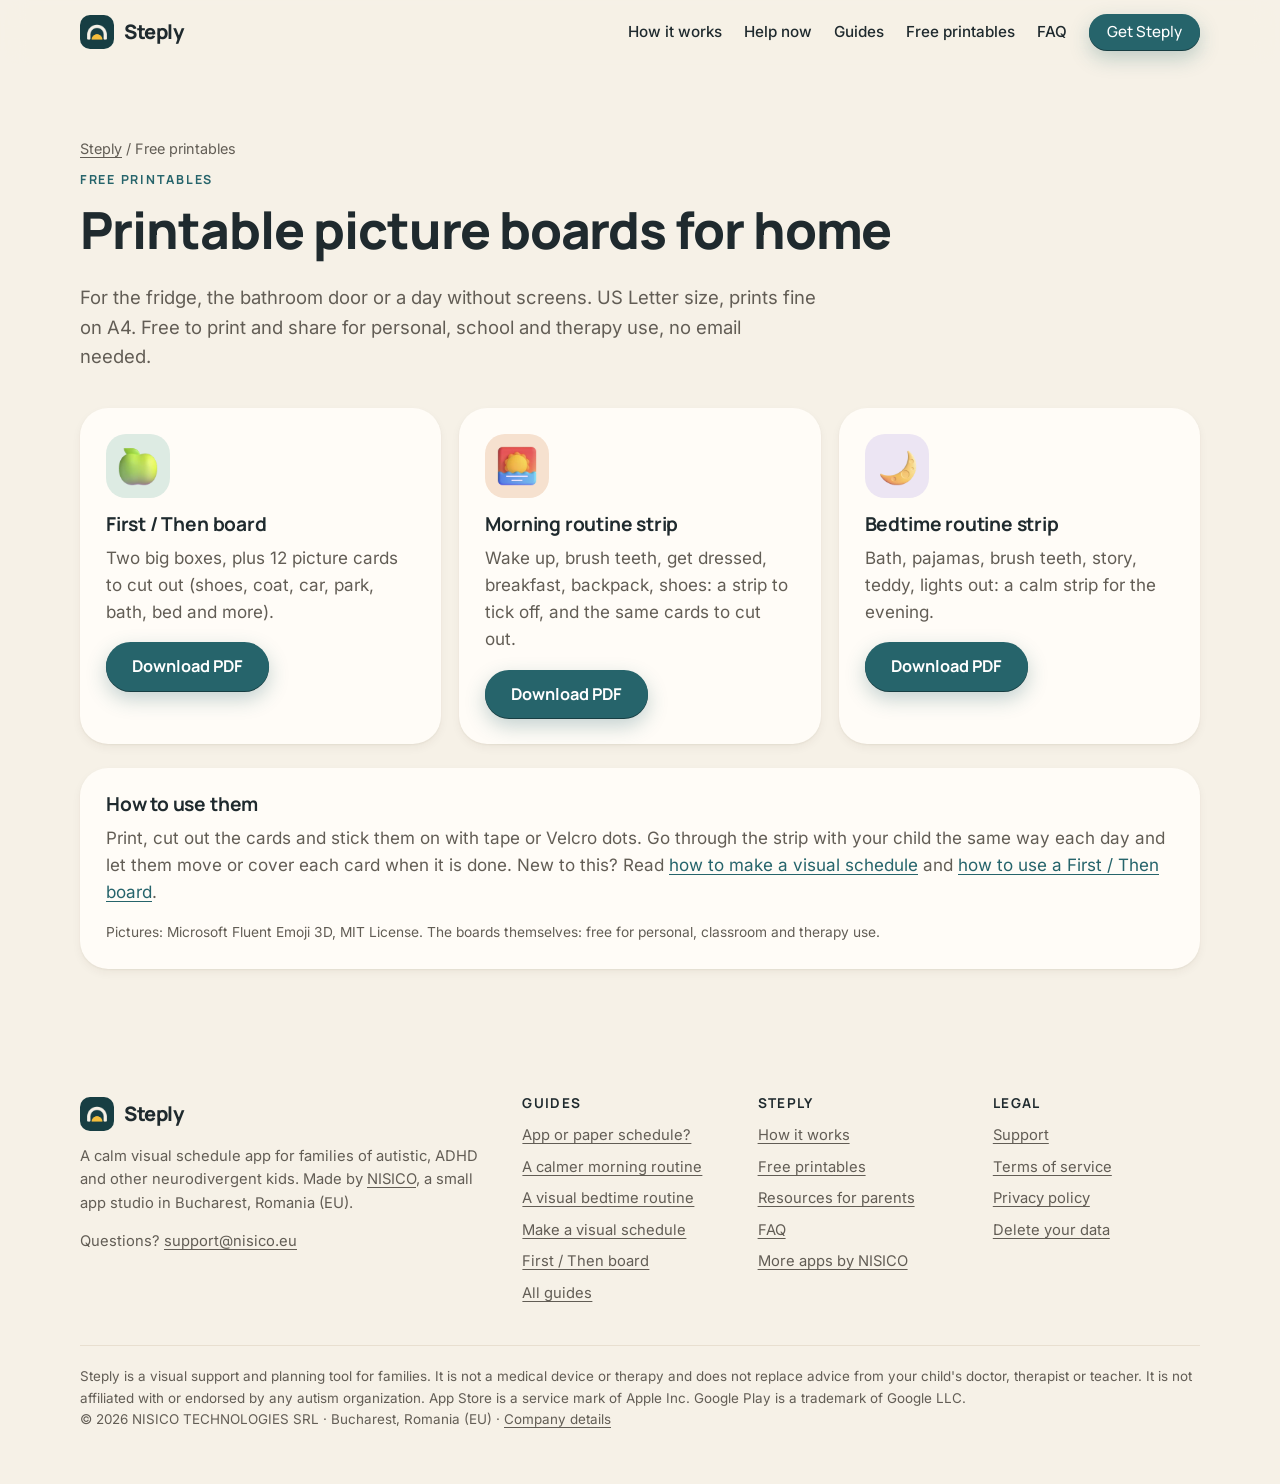
<file: printables/index.html>
<!doctype html>
<html lang="en-US">
<head>
<meta charset="utf-8">
<meta name="viewport" content="width=device-width, initial-scale=1, viewport-fit=cover">
<title>Free printable visual schedule and First / Then board (PDF) | Steply</title>
<meta name="description" content="Free printable First / Then board and morning and bedtime visual schedule cards for autistic, ADHD and other neurodivergent kids. Print on A4 or US Letter, no email needed.">
<link rel="canonical" href="https://steply.nisico.eu/printables/">
<meta name="robots" content="index, follow, max-image-preview:large">
<meta name="theme-color" content="#F6F1E7" media="(prefers-color-scheme: light)">
<meta name="theme-color" content="#10242C" media="(prefers-color-scheme: dark)">
<meta property="og:type" content="website"><meta property="og:site_name" content="Steply">
<meta property="og:title" content="Free printable visual schedule and First / Then board (PDF) | Steply"><meta property="og:description" content="Free printable First / Then board and morning and bedtime visual schedule cards for autistic, ADHD and other neurodivergent kids. Print on A4 or US Letter, no email needed.">
<meta property="og:url" content="https://steply.nisico.eu/printables/"><meta property="og:image" content="https://steply.nisico.eu/assets/og.jpg">
<meta property="og:image:width" content="1200"><meta property="og:image:height" content="630">
<meta name="twitter:card" content="summary_large_image">
<link rel="icon" href="/assets/favicon.svg" type="image/svg+xml"><link rel="apple-touch-icon" href="/assets/apple-touch-icon.png">
<link rel="preload" href="/assets/fonts/manrope-latin-wght.woff2" as="font" type="font/woff2" crossorigin>
<link rel="preload" href="/assets/fonts/inter-latin-wght.woff2" as="font" type="font/woff2" crossorigin>
<link rel="stylesheet" href="/assets/site.css?v=2026-11-04">
<script type="application/ld+json">{"@context": "https://schema.org", "@type": "BreadcrumbList", "itemListElement": [{"@type": "ListItem", "position": 1, "name": "Steply", "item": "https://steply.nisico.eu/"}, {"@type": "ListItem", "position": 2, "name": "Free printables", "item": "https://steply.nisico.eu/printables/"}]}</script>
<script type="application/ld+json">{"@context": "https://schema.org", "@type": "CollectionPage", "name": "Free printable visual schedule boards", "url": "https://steply.nisico.eu/printables/", "publisher": {"@type": "Organization", "name": "NISICO TECHNOLOGIES SRL", "alternateName": "NISICO", "url": "https://nisico.eu/", "email": "support@nisico.eu", "address": {"@type": "PostalAddress", "addressLocality": "Bucharest", "addressCountry": "RO"}}}</script>
</head>
<body>
<a class="skip" href="#main">Skip to content</a>
<header class="top"><div class="wrap">
<a class="brand" href="/"><img src="/assets/icon-96.png" alt="" width="34" height="34">Steply</a>
<nav class="nav" aria-label="Main">
<a href="/#how">How it works</a><a href="/#help-now">Help now</a><a href="/blog/">Guides</a><a href="/printables/">Free printables</a><a href="/#faq">FAQ</a>
<a class="btn" href="/#get">Get Steply</a>
</nav></div></header>
<main id="main"><section><div class="wrap">
<p class="crumbs"><a href="/">Steply</a> / Free printables</p>
<p class="kicker">Free printables</p><h1 style="font-size:clamp(2rem,5vw,3.2rem)">Printable picture boards for home</h1>
<p class="lead">For the fridge, the bathroom door or a day without screens. US Letter size, prints fine on A4. Free to print and share for personal, school and therapy use, no email needed.</p>
<div class="grid g3" style="margin-top:36px"><div class="card rv"><div class="tile t-sage"><img src="/assets/emoji/green_apple.webp" alt="" width="44" height="44" loading="lazy" decoding="async"></div><h3>First / Then board</h3><p>Two big boxes, plus 12 picture cards to cut out (shoes, coat, car, park, bath, bed and more).</p><p style="margin-top:16px"><a class="btn" href="/printables/first-then-board.pdf" download>Download PDF</a></p></div><div class="card rv"><div class="tile t-peach"><img src="/assets/emoji/sunrise.webp" alt="" width="44" height="44" loading="lazy" decoding="async"></div><h3>Morning routine strip</h3><p>Wake up, brush teeth, get dressed, breakfast, backpack, shoes: a strip to tick off, and the same cards to cut out.</p><p style="margin-top:16px"><a class="btn" href="/printables/morning-routine-cards.pdf" download>Download PDF</a></p></div><div class="card rv"><div class="tile t-lav"><img src="/assets/emoji/crescent_moon.webp" alt="" width="44" height="44" loading="lazy" decoding="async"></div><h3>Bedtime routine strip</h3><p>Bath, pajamas, brush teeth, story, teddy, lights out: a calm strip for the evening.</p><p style="margin-top:16px"><a class="btn" href="/printables/bedtime-routine-cards.pdf" download>Download PDF</a></p></div></div>
<div class="card rv" style="margin-top:24px"><h3>How to use them</h3><p>Print, cut out the cards and stick them on with tape or Velcro dots. Go through the strip with your child the same way each day and let them move or cover each card when it is done. New to this? Read <a href="/blog/how-to-make-a-visual-schedule-for-an-autistic-child/">how to make a visual schedule</a> and <a href="/blog/first-then-board/">how to use a First / Then board</a>.</p>
<p class="fine" style="margin-top:14px">Pictures: Microsoft Fluent Emoji 3D, MIT License. The boards themselves: free for personal, classroom and therapy use.</p></div>
</div></section></main><footer><div class="wrap">
<div class="cols">
<div><a class="brand" href="/"><img src="/assets/icon-96.png" alt="" width="34" height="34">Steply</a>
<p style="margin-top:14px">A calm visual schedule app for families of autistic, ADHD and other neurodivergent kids. Made by <a href="https://nisico.eu/">NISICO</a>, a small app studio in Bucharest, Romania (EU).</p>
<p>Questions? <a href="mailto:support@nisico.eu">support@nisico.eu</a></p></div>
<div><h4>Guides</h4><ul><li><a href="/blog/visual-schedule-app-or-paper/">App or paper schedule?</a></li><li><a href="/blog/morning-routine-for-autistic-child/">A calmer morning routine</a></li><li><a href="/blog/bedtime-routine-for-autistic-child/">A visual bedtime routine</a></li><li><a href="/blog/how-to-make-a-visual-schedule-for-an-autistic-child/">Make a visual schedule</a></li><li><a href="/blog/first-then-board/">First / Then board</a></li><li><a href="/blog/">All guides</a></li></ul></div>
<div><h4>Steply</h4><ul><li><a href="/#how">How it works</a></li><li><a href="/printables/">Free printables</a></li><li><a href="/resources/">Resources for parents</a></li><li><a href="/#faq">FAQ</a></li><li><a href="https://nisico.eu/apps/">More apps by NISICO</a></li></ul></div>
<div><h4>Legal</h4><ul><li><a href="https://nisico.eu/steply/support.html">Support</a></li><li><a href="/terms.html">Terms of service</a></li><li><a href="/privacy.html">Privacy policy</a></li><li><a href="https://nisico.eu/steply/delete-data.html">Delete your data</a></li></ul></div>
</div>
<p class="legal">Steply is a visual support and planning tool for families. It is not a medical device or therapy and does not replace advice from your child's doctor, therapist or teacher. It is not affiliated with or endorsed by any autism organization. App Store is a service mark of Apple Inc. Google Play is a trademark of Google LLC.<br>© 2026 NISICO TECHNOLOGIES SRL · Bucharest, Romania (EU) · <a href="https://nisico.eu/#company">Company details</a></p>
</div></footer>
<script>
document.documentElement.classList.add("js");
(function(){var io="IntersectionObserver" in window?new IntersectionObserver(function(es){es.forEach(function(e){if(e.isIntersecting){e.target.classList.add("in");io.unobserve(e.target)}})},{rootMargin:"0px 0px -8% 0px"}):null;
document.querySelectorAll(".rv").forEach(function(el){io?io.observe(el):el.classList.add("in")});
document.querySelectorAll("form[data-wl]").forEach(function(f){f.addEventListener("submit",function(ev){ev.preventDefault();var ok=f.nextElementSibling;
fetch(f.action,{method:"POST",body:new FormData(f),headers:{Accept:"application/json"}}).then(function(r){if(!r.ok)throw 0;f.style.display="none";ok.style.display="block"}).catch(function(){location.href="mailto:support@nisico.eu?subject=Steply%20launch%20email"})})});})();
</script>
</body></html>
</file>
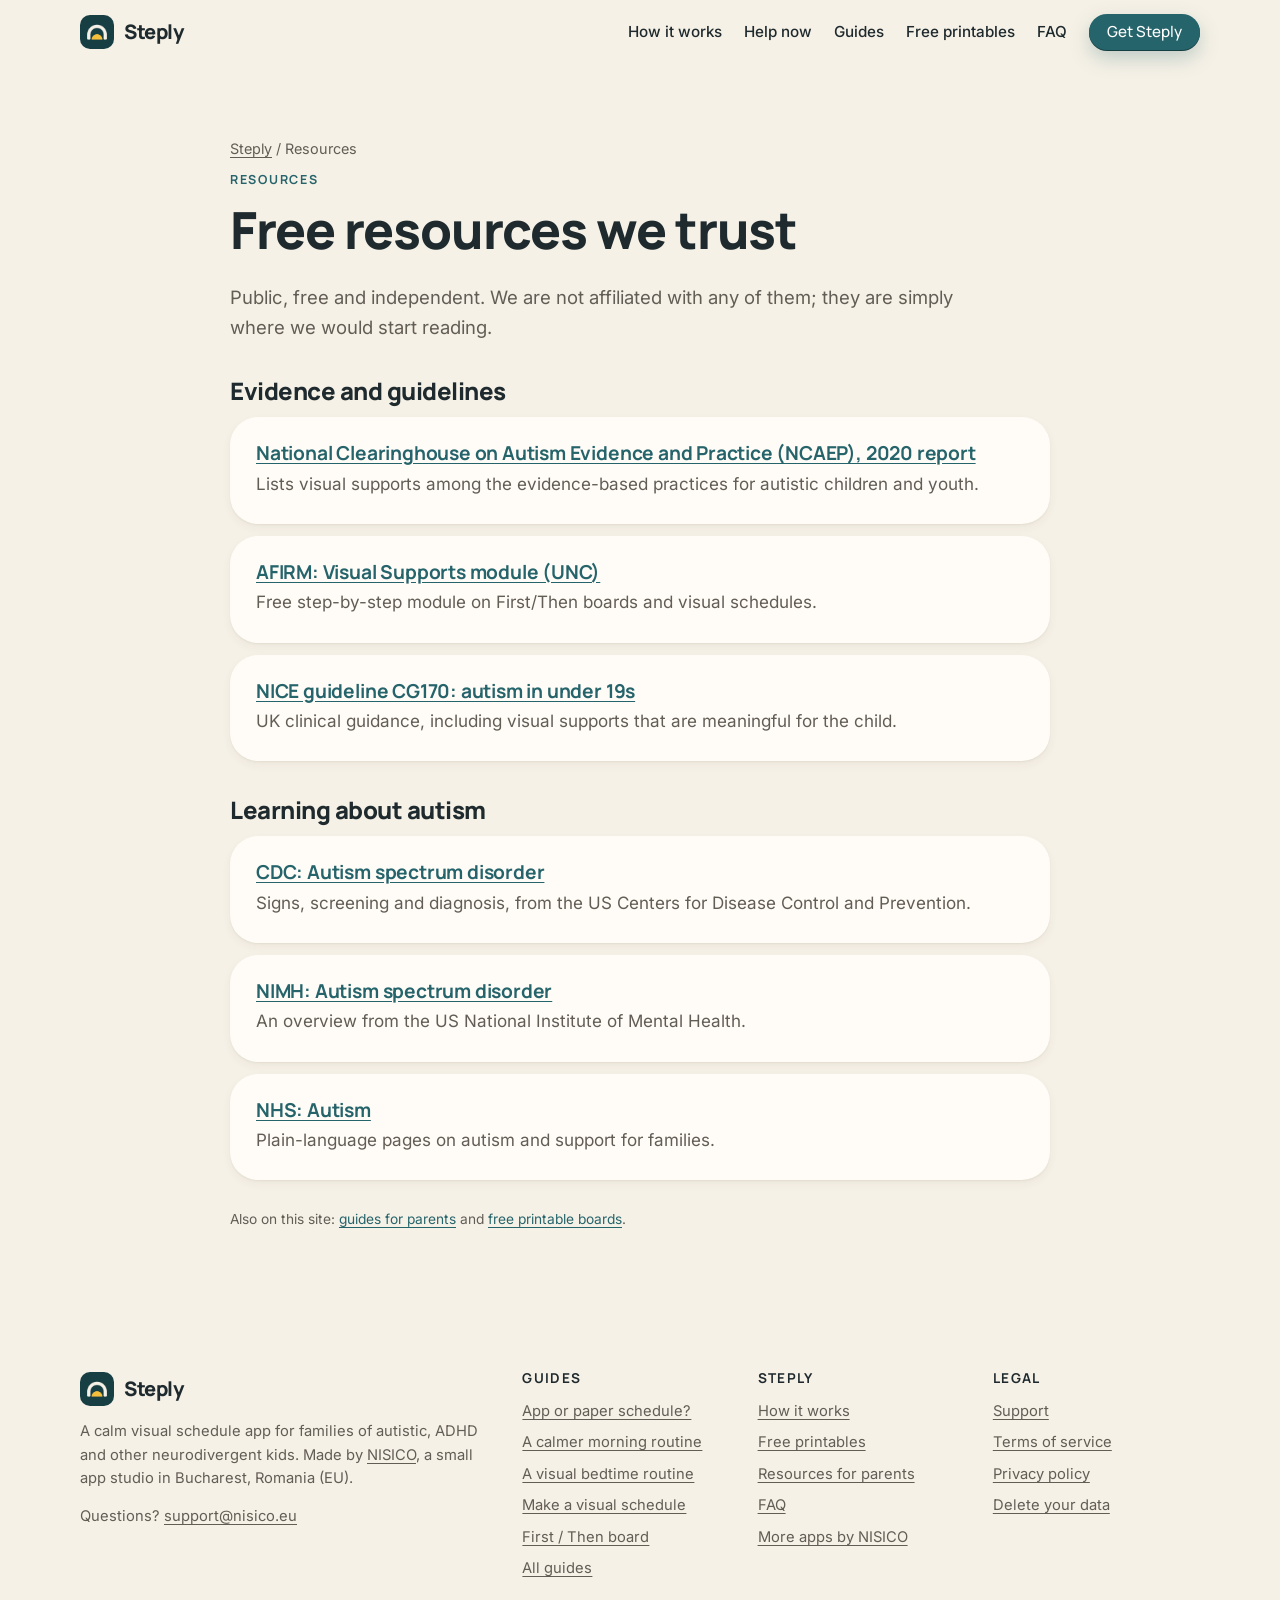
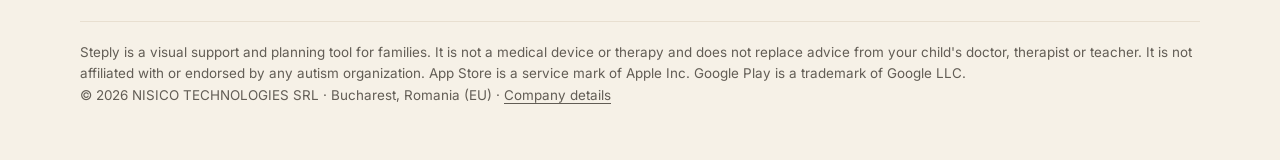
<file: resources/index.html>
<!doctype html>
<html lang="en-US">
<head>
<meta charset="utf-8">
<meta name="viewport" content="width=device-width, initial-scale=1, viewport-fit=cover">
<title>Resources for parents of autistic children: visual supports and guidelines | Steply</title>
<meta name="description" content="Trusted, free resources on visual supports and autism for parents: NCAEP, AFIRM, NICE, CDC, NIMH and the NHS.">
<link rel="canonical" href="https://steply.nisico.eu/resources/">
<meta name="robots" content="index, follow, max-image-preview:large">
<meta name="theme-color" content="#F6F1E7" media="(prefers-color-scheme: light)">
<meta name="theme-color" content="#10242C" media="(prefers-color-scheme: dark)">
<meta property="og:type" content="website"><meta property="og:site_name" content="Steply">
<meta property="og:title" content="Resources for parents of autistic children: visual supports and guidelines | Steply"><meta property="og:description" content="Trusted, free resources on visual supports and autism for parents: NCAEP, AFIRM, NICE, CDC, NIMH and the NHS.">
<meta property="og:url" content="https://steply.nisico.eu/resources/"><meta property="og:image" content="https://steply.nisico.eu/assets/og.jpg">
<meta property="og:image:width" content="1200"><meta property="og:image:height" content="630">
<meta name="twitter:card" content="summary_large_image">
<link rel="icon" href="/assets/favicon.svg" type="image/svg+xml"><link rel="apple-touch-icon" href="/assets/apple-touch-icon.png">
<link rel="preload" href="/assets/fonts/manrope-latin-wght.woff2" as="font" type="font/woff2" crossorigin>
<link rel="preload" href="/assets/fonts/inter-latin-wght.woff2" as="font" type="font/woff2" crossorigin>
<link rel="stylesheet" href="/assets/site.css?v=2026-11-04">
<script type="application/ld+json">{"@context": "https://schema.org", "@type": "BreadcrumbList", "itemListElement": [{"@type": "ListItem", "position": 1, "name": "Steply", "item": "https://steply.nisico.eu/"}, {"@type": "ListItem", "position": 2, "name": "Resources for parents", "item": "https://steply.nisico.eu/resources/"}]}</script>
</head>
<body>
<a class="skip" href="#main">Skip to content</a>
<header class="top"><div class="wrap">
<a class="brand" href="/"><img src="/assets/icon-96.png" alt="" width="34" height="34">Steply</a>
<nav class="nav" aria-label="Main">
<a href="/#how">How it works</a><a href="/#help-now">Help now</a><a href="/blog/">Guides</a><a href="/printables/">Free printables</a><a href="/#faq">FAQ</a>
<a class="btn" href="/#get">Get Steply</a>
</nav></div></header>
<main id="main"><section><div class="wrap" style="max-width:860px">
<p class="crumbs"><a href="/">Steply</a> / Resources</p>
<p class="kicker">Resources</p><h1 style="font-size:clamp(2rem,5vw,3.2rem)">Free resources we trust</h1>
<p class="lead">Public, free and independent. We are not affiliated with any of them; they are simply where we would start reading.</p>
<h2 style="font-size:1.5rem;margin-top:36px">Evidence and guidelines</h2><div class="card rv" style="margin-top:12px"><h3 style="margin:0 0 6px"><a href="https://ncaep.fpg.unc.edu/wp-content/uploads/EBP-Report-2020.pdf" rel="noopener">National Clearinghouse on Autism Evidence and Practice (NCAEP), 2020 report</a></h3><p>Lists visual supports among the evidence-based practices for autistic children and youth.</p></div><div class="card rv" style="margin-top:12px"><h3 style="margin:0 0 6px"><a href="https://afirm.fpg.unc.edu/wp-content/uploads/Visual-Supports-Brief-Packet.pdf" rel="noopener">AFIRM: Visual Supports module (UNC)</a></h3><p>Free step-by-step module on First/Then boards and visual schedules.</p></div><div class="card rv" style="margin-top:12px"><h3 style="margin:0 0 6px"><a href="https://www.nice.org.uk/guidance/cg170/chapter/Recommendations" rel="noopener">NICE guideline CG170: autism in under 19s</a></h3><p>UK clinical guidance, including visual supports that are meaningful for the child.</p></div><h2 style="font-size:1.5rem;margin-top:36px">Learning about autism</h2><div class="card rv" style="margin-top:12px"><h3 style="margin:0 0 6px"><a href="https://www.cdc.gov/autism/" rel="noopener">CDC: Autism spectrum disorder</a></h3><p>Signs, screening and diagnosis, from the US Centers for Disease Control and Prevention.</p></div><div class="card rv" style="margin-top:12px"><h3 style="margin:0 0 6px"><a href="https://www.nimh.nih.gov/health/topics/autism-spectrum-disorders-asd" rel="noopener">NIMH: Autism spectrum disorder</a></h3><p>An overview from the US National Institute of Mental Health.</p></div><div class="card rv" style="margin-top:12px"><h3 style="margin:0 0 6px"><a href="https://www.nhs.uk/conditions/autism/" rel="noopener">NHS: Autism</a></h3><p>Plain-language pages on autism and support for families.</p></div>
<p class="fine" style="margin-top:28px">Also on this site: <a href="/blog/">guides for parents</a> and <a href="/printables/">free printable boards</a>.</p>
</div></section></main><footer><div class="wrap">
<div class="cols">
<div><a class="brand" href="/"><img src="/assets/icon-96.png" alt="" width="34" height="34">Steply</a>
<p style="margin-top:14px">A calm visual schedule app for families of autistic, ADHD and other neurodivergent kids. Made by <a href="https://nisico.eu/">NISICO</a>, a small app studio in Bucharest, Romania (EU).</p>
<p>Questions? <a href="mailto:support@nisico.eu">support@nisico.eu</a></p></div>
<div><h4>Guides</h4><ul><li><a href="/blog/visual-schedule-app-or-paper/">App or paper schedule?</a></li><li><a href="/blog/morning-routine-for-autistic-child/">A calmer morning routine</a></li><li><a href="/blog/bedtime-routine-for-autistic-child/">A visual bedtime routine</a></li><li><a href="/blog/how-to-make-a-visual-schedule-for-an-autistic-child/">Make a visual schedule</a></li><li><a href="/blog/first-then-board/">First / Then board</a></li><li><a href="/blog/">All guides</a></li></ul></div>
<div><h4>Steply</h4><ul><li><a href="/#how">How it works</a></li><li><a href="/printables/">Free printables</a></li><li><a href="/resources/">Resources for parents</a></li><li><a href="/#faq">FAQ</a></li><li><a href="https://nisico.eu/apps/">More apps by NISICO</a></li></ul></div>
<div><h4>Legal</h4><ul><li><a href="https://nisico.eu/steply/support.html">Support</a></li><li><a href="/terms.html">Terms of service</a></li><li><a href="/privacy.html">Privacy policy</a></li><li><a href="https://nisico.eu/steply/delete-data.html">Delete your data</a></li></ul></div>
</div>
<p class="legal">Steply is a visual support and planning tool for families. It is not a medical device or therapy and does not replace advice from your child's doctor, therapist or teacher. It is not affiliated with or endorsed by any autism organization. App Store is a service mark of Apple Inc. Google Play is a trademark of Google LLC.<br>© 2026 NISICO TECHNOLOGIES SRL · Bucharest, Romania (EU) · <a href="https://nisico.eu/#company">Company details</a></p>
</div></footer>
<script>
document.documentElement.classList.add("js");
(function(){var io="IntersectionObserver" in window?new IntersectionObserver(function(es){es.forEach(function(e){if(e.isIntersecting){e.target.classList.add("in");io.unobserve(e.target)}})},{rootMargin:"0px 0px -8% 0px"}):null;
document.querySelectorAll(".rv").forEach(function(el){io?io.observe(el):el.classList.add("in")});
document.querySelectorAll("form[data-wl]").forEach(function(f){f.addEventListener("submit",function(ev){ev.preventDefault();var ok=f.nextElementSibling;
fetch(f.action,{method:"POST",body:new FormData(f),headers:{Accept:"application/json"}}).then(function(r){if(!r.ok)throw 0;f.style.display="none";ok.style.display="block"}).catch(function(){location.href="mailto:support@nisico.eu?subject=Steply%20launch%20email"})})});})();
</script>
</body></html>
</file>
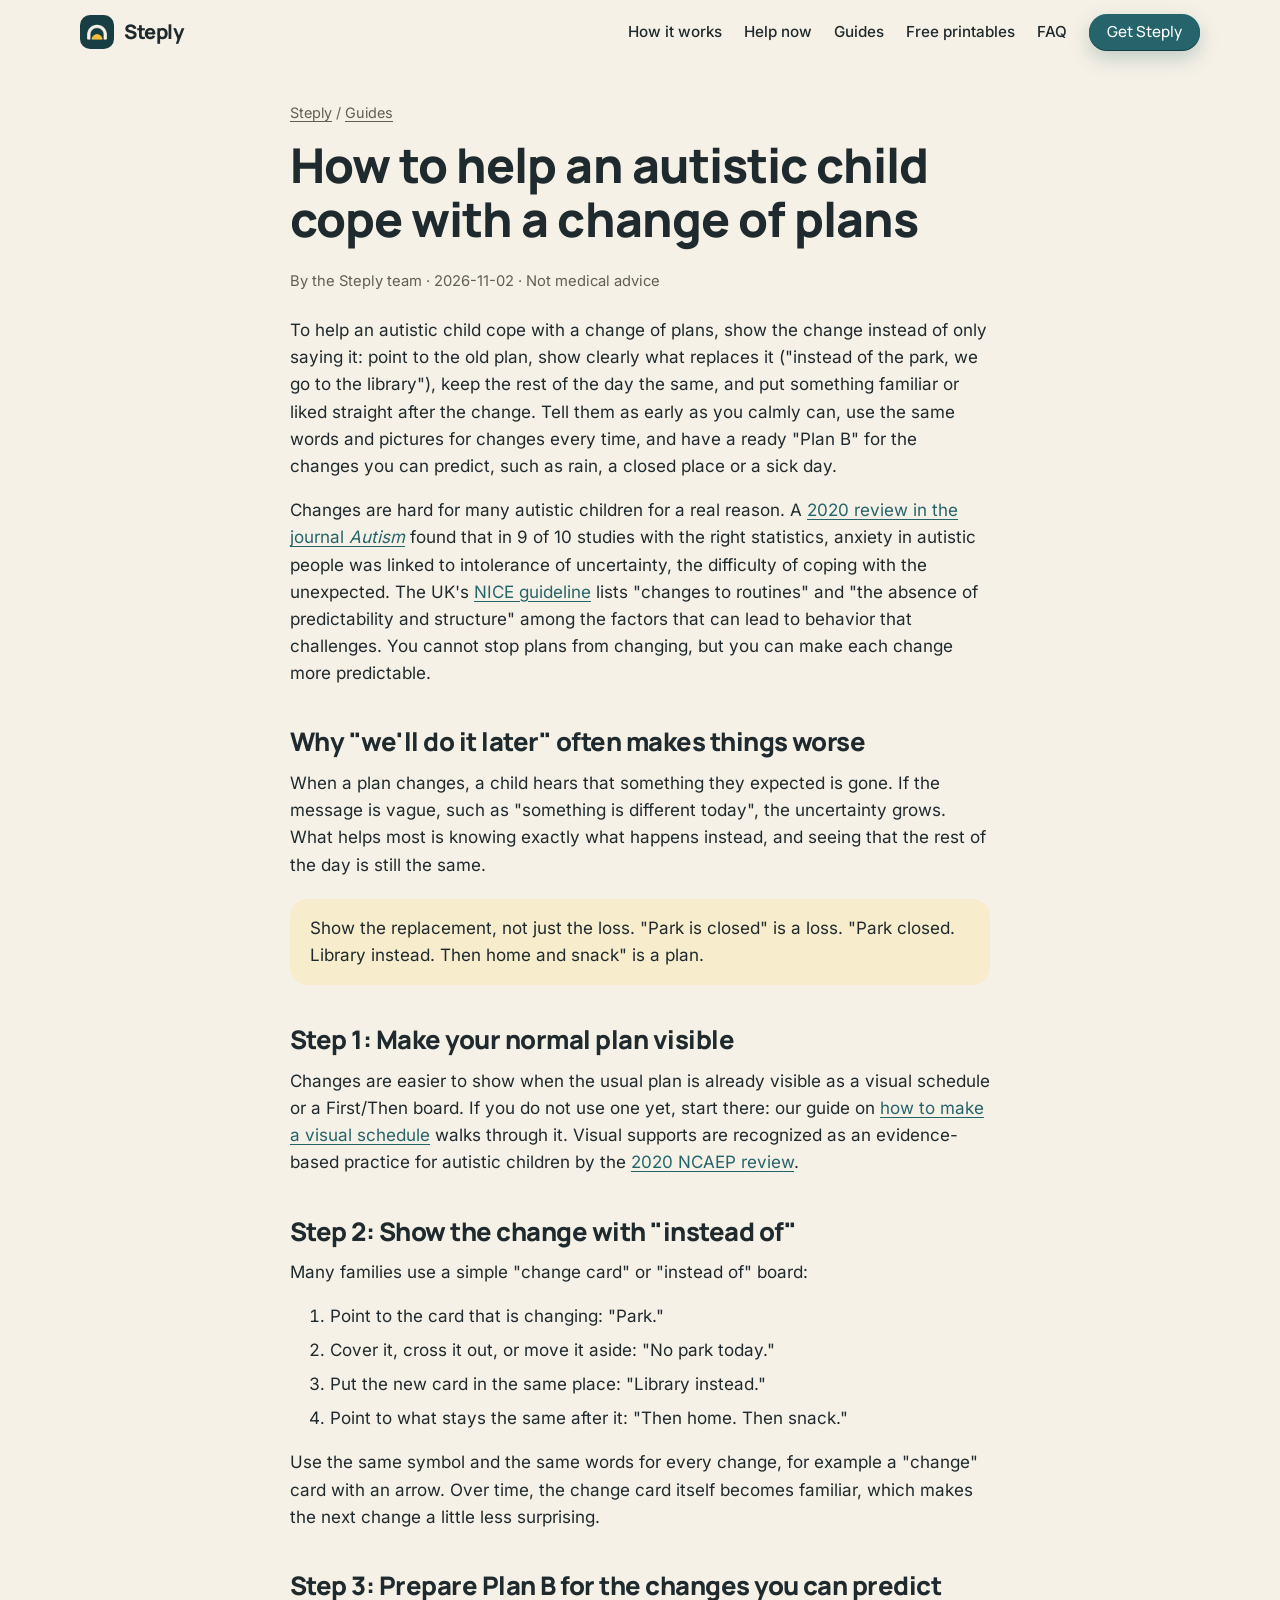
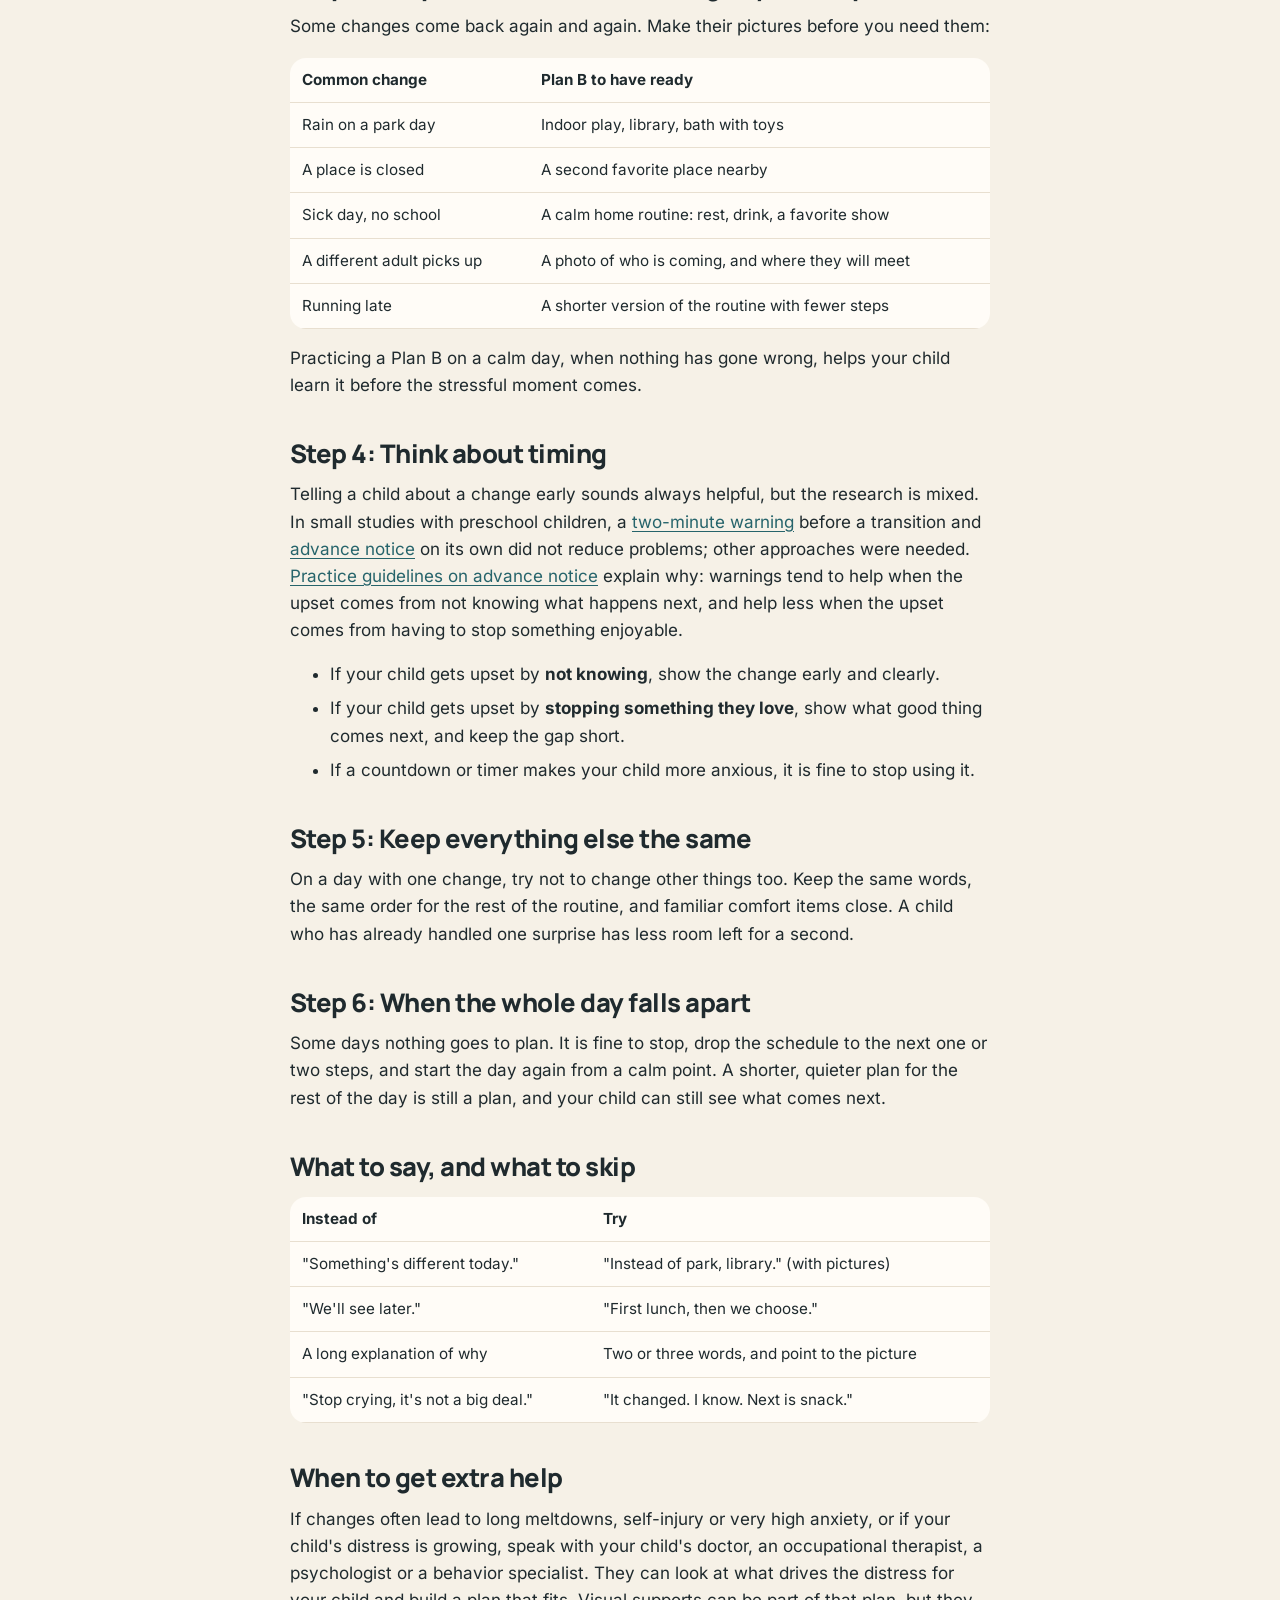
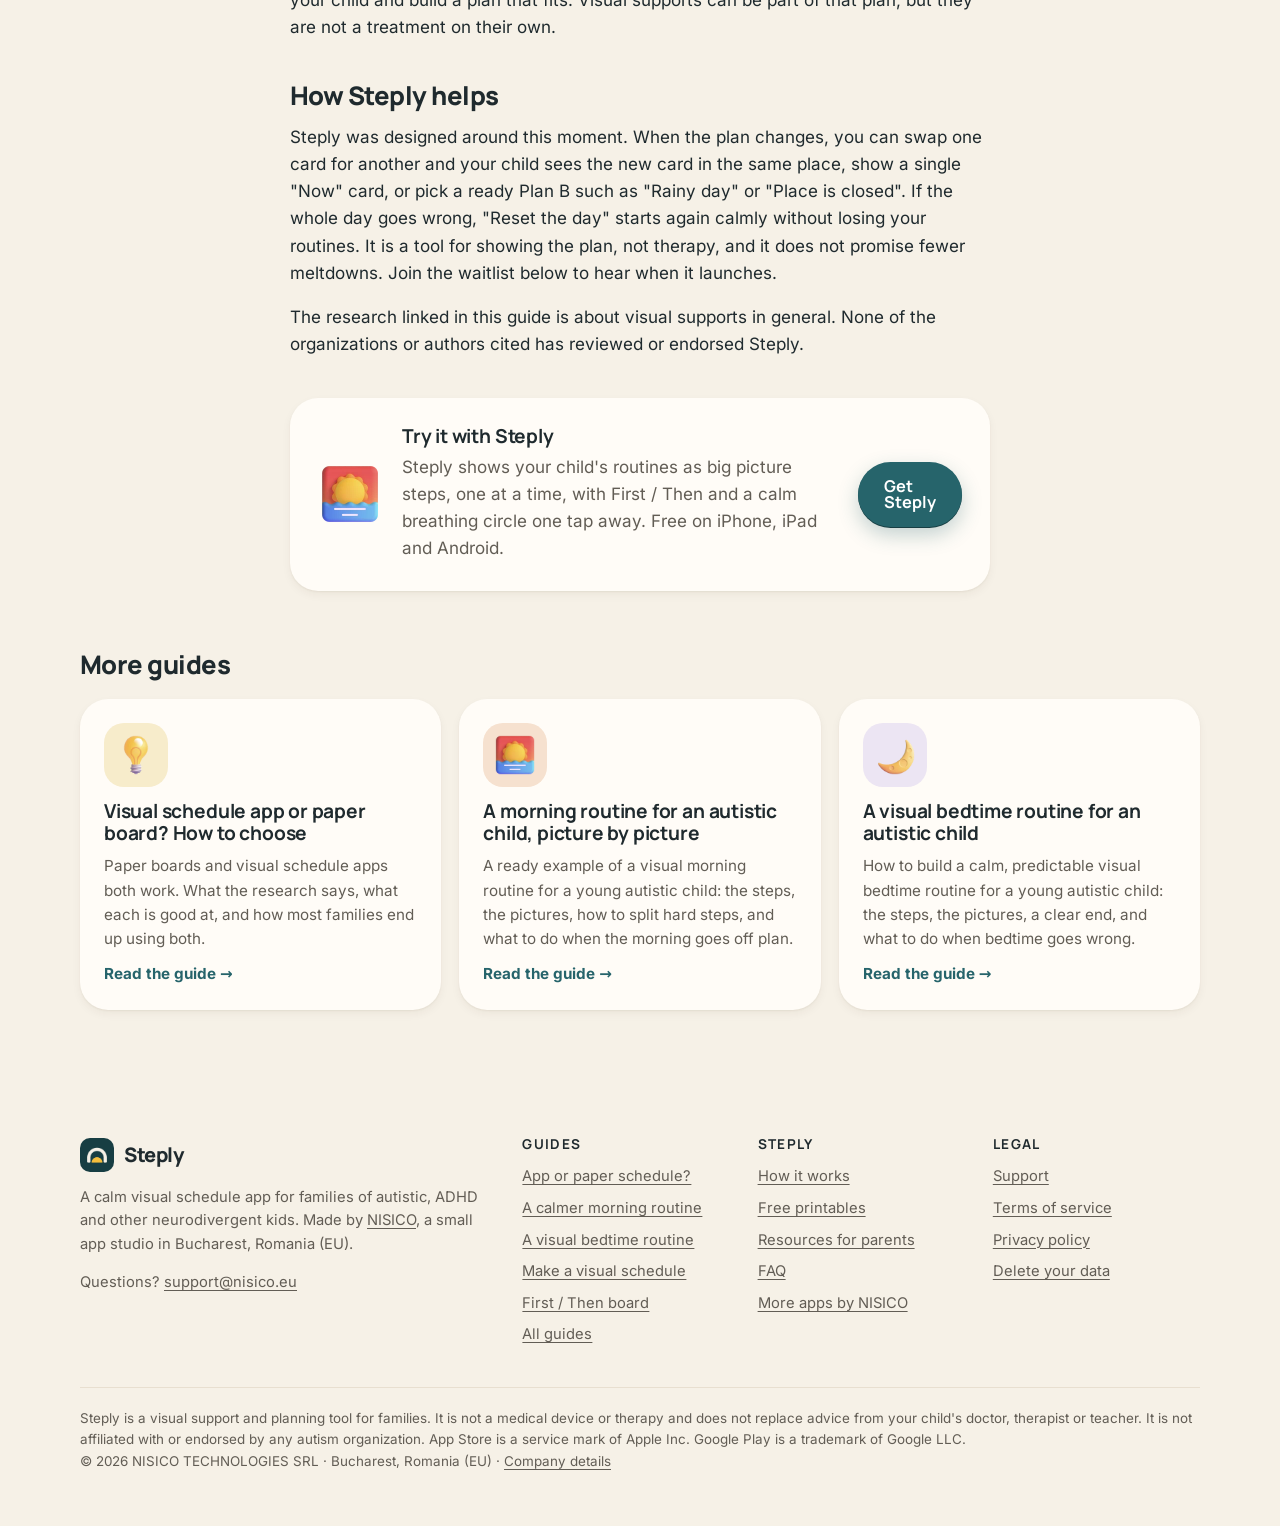
<file: blog/autistic-child-change-of-plans/index.html>
<!doctype html>
<html lang="en-US">
<head>
<meta charset="utf-8">
<meta name="viewport" content="width=device-width, initial-scale=1, viewport-fit=cover">
<title>How to help an autistic child cope with a change of plans | Steply</title>
<meta name="description" content="Practical ways to show a change instead of only saying it: an &quot;instead of&quot; card, a ready Plan B for rain or closures, and when warnings help or not.">
<link rel="canonical" href="https://steply.nisico.eu/blog/autistic-child-change-of-plans/">
<meta name="robots" content="index, follow, max-image-preview:large">
<meta name="theme-color" content="#F6F1E7" media="(prefers-color-scheme: light)">
<meta name="theme-color" content="#10242C" media="(prefers-color-scheme: dark)">
<meta property="og:type" content="article"><meta property="og:site_name" content="Steply">
<meta property="og:title" content="How to help an autistic child cope with a change of plans | Steply"><meta property="og:description" content="Practical ways to show a change instead of only saying it: an &quot;instead of&quot; card, a ready Plan B for rain or closures, and when warnings help or not.">
<meta property="og:url" content="https://steply.nisico.eu/blog/autistic-child-change-of-plans/"><meta property="og:image" content="https://steply.nisico.eu/assets/og.jpg">
<meta property="og:image:width" content="1200"><meta property="og:image:height" content="630">
<meta name="twitter:card" content="summary_large_image">
<link rel="icon" href="/assets/favicon.svg" type="image/svg+xml"><link rel="apple-touch-icon" href="/assets/apple-touch-icon.png">
<link rel="preload" href="/assets/fonts/manrope-latin-wght.woff2" as="font" type="font/woff2" crossorigin>
<link rel="preload" href="/assets/fonts/inter-latin-wght.woff2" as="font" type="font/woff2" crossorigin>
<link rel="stylesheet" href="/assets/site.css?v=2026-11-04">
<script type="application/ld+json">{"@context": "https://schema.org", "@type": "Article", "headline": "How to help an autistic child cope with a change of plans", "description": "Practical ways to show a change instead of only saying it: an \"instead of\" card, a ready Plan B for rain or closures, and when warnings help or not.", "datePublished": "2026-11-02", "dateModified": "2026-11-02", "author": {"@type": "Organization", "name": "The Steply team at NISICO", "url": "https://nisico.eu/"}, "publisher": {"@type": "Organization", "name": "NISICO TECHNOLOGIES SRL", "alternateName": "NISICO", "url": "https://nisico.eu/", "email": "support@nisico.eu", "address": {"@type": "PostalAddress", "addressLocality": "Bucharest", "addressCountry": "RO"}}, "mainEntityOfPage": "https://steply.nisico.eu/blog/autistic-child-change-of-plans/", "image": "https://steply.nisico.eu/assets/og.jpg"}</script>
<script type="application/ld+json">{"@context": "https://schema.org", "@type": "BreadcrumbList", "itemListElement": [{"@type": "ListItem", "position": 1, "name": "Steply", "item": "https://steply.nisico.eu/"}, {"@type": "ListItem", "position": 2, "name": "Guides", "item": "https://steply.nisico.eu/blog/"}, {"@type": "ListItem", "position": 3, "name": "How to help an autistic child cope with a change of plans", "item": "https://steply.nisico.eu/blog/autistic-child-change-of-plans/"}]}</script>
</head>
<body>
<a class="skip" href="#main">Skip to content</a>
<header class="top"><div class="wrap">
<a class="brand" href="/"><img src="/assets/icon-96.png" alt="" width="34" height="34">Steply</a>
<nav class="nav" aria-label="Main">
<a href="/#how">How it works</a><a href="/#help-now">Help now</a><a href="/blog/">Guides</a><a href="/printables/">Free printables</a><a href="/#faq">FAQ</a>
<a class="btn" href="/#get">Get Steply</a>
</nav></div></header>
<main id="main"><article class="article">
<p class="crumbs"><a href="/">Steply</a> / <a href="/blog/">Guides</a></p>
<h1>How to help an autistic child cope with a change of plans</h1>
<p class="meta">By the Steply team · 2026-11-02 · Not medical advice</p>
<p>To help an autistic child cope with a change of plans, show the change instead of only saying it: point to the old plan, show clearly what replaces it ("instead of the park, we go to the library"), keep the rest of the day the same, and put something familiar or liked straight after the change. Tell them as early as you calmly can, use the same words and pictures for changes every time, and have a ready "Plan B" for the changes you can predict, such as rain, a closed place or a sick day.</p>

<p>Changes are hard for many autistic children for a real reason. A <a href="https://pubmed.ncbi.nlm.nih.gov/32564625/">2020 review in the journal <em>Autism</em></a> found that in 9 of 10 studies with the right statistics, anxiety in autistic people was linked to intolerance of uncertainty, the difficulty of coping with the unexpected. The UK's <a href="https://www.nice.org.uk/guidance/cg170/chapter/Recommendations">NICE guideline</a> lists "changes to routines" and "the absence of predictability and structure" among the factors that can lead to behavior that challenges. You cannot stop plans from changing, but you can make each change more predictable.</p>

<h2>Why "we'll do it later" often makes things worse</h2>
<p>When a plan changes, a child hears that something they expected is gone. If the message is vague, such as "something is different today", the uncertainty grows. What helps most is knowing exactly what happens instead, and seeing that the rest of the day is still the same.</p>
<div class="callout">Show the replacement, not just the loss. "Park is closed" is a loss. "Park closed. Library instead. Then home and snack" is a plan.</div>

<h2>Step 1: Make your normal plan visible</h2>
<p>Changes are easier to show when the usual plan is already visible as a visual schedule or a First/Then board. If you do not use one yet, start there: our guide on <a href="/steply/guides/how-to-make-a-visual-schedule-for-an-autistic-child/">how to make a visual schedule</a> walks through it. Visual supports are recognized as an evidence-based practice for autistic children by the <a href="https://ncaep.fpg.unc.edu/wp-content/uploads/EBP-Report-2020.pdf">2020 NCAEP review</a>.</p>

<h2>Step 2: Show the change with "instead of"</h2>
<p>Many families use a simple "change card" or "instead of" board:</p>
<ol>
<li>Point to the card that is changing: "Park."</li>
<li>Cover it, cross it out, or move it aside: "No park today."</li>
<li>Put the new card in the same place: "Library instead."</li>
<li>Point to what stays the same after it: "Then home. Then snack."</li>
</ol>
<p>Use the same symbol and the same words for every change, for example a "change" card with an arrow. Over time, the change card itself becomes familiar, which makes the next change a little less surprising.</p>

<h2>Step 3: Prepare Plan B for the changes you can predict</h2>
<p>Some changes come back again and again. Make their pictures before you need them:</p>
<table>
<thead><tr><th>Common change</th><th>Plan B to have ready</th></tr></thead>
<tbody>
<tr><td>Rain on a park day</td><td>Indoor play, library, bath with toys</td></tr>
<tr><td>A place is closed</td><td>A second favorite place nearby</td></tr>
<tr><td>Sick day, no school</td><td>A calm home routine: rest, drink, a favorite show</td></tr>
<tr><td>A different adult picks up</td><td>A photo of who is coming, and where they will meet</td></tr>
<tr><td>Running late</td><td>A shorter version of the routine with fewer steps</td></tr>
</tbody>
</table>
<p>Practicing a Plan B on a calm day, when nothing has gone wrong, helps your child learn it before the stressful moment comes.</p>

<h2>Step 4: Think about timing</h2>
<p>Telling a child about a change early sounds always helpful, but the research is mixed. In small studies with preschool children, a <a href="https://pubmed.ncbi.nlm.nih.gov/16033169/">two-minute warning</a> before a transition and <a href="https://pubmed.ncbi.nlm.nih.gov/16602389/">advance notice</a> on its own did not reduce problems; other approaches were needed. <a href="https://link.springer.com/article/10.1007/s40617-014-0014-3">Practice guidelines on advance notice</a> explain why: warnings tend to help when the upset comes from not knowing what happens next, and help less when the upset comes from having to stop something enjoyable.</p>
<ul>
<li>If your child gets upset by <strong>not knowing</strong>, show the change early and clearly.</li>
<li>If your child gets upset by <strong>stopping something they love</strong>, show what good thing comes next, and keep the gap short.</li>
<li>If a countdown or timer makes your child more anxious, it is fine to stop using it.</li>
</ul>

<h2>Step 5: Keep everything else the same</h2>
<p>On a day with one change, try not to change other things too. Keep the same words, the same order for the rest of the routine, and familiar comfort items close. A child who has already handled one surprise has less room left for a second.</p>

<h2>Step 6: When the whole day falls apart</h2>
<p>Some days nothing goes to plan. It is fine to stop, drop the schedule to the next one or two steps, and start the day again from a calm point. A shorter, quieter plan for the rest of the day is still a plan, and your child can still see what comes next.</p>

<h2>What to say, and what to skip</h2>
<table>
<thead><tr><th>Instead of</th><th>Try</th></tr></thead>
<tbody>
<tr><td>"Something's different today."</td><td>"Instead of park, library." (with pictures)</td></tr>
<tr><td>"We'll see later."</td><td>"First lunch, then we choose."</td></tr>
<tr><td>A long explanation of why</td><td>Two or three words, and point to the picture</td></tr>
<tr><td>"Stop crying, it's not a big deal."</td><td>"It changed. I know. Next is snack."</td></tr>
</tbody>
</table>

<h2>When to get extra help</h2>
<p>If changes often lead to long meltdowns, self-injury or very high anxiety, or if your child's distress is growing, speak with your child's doctor, an occupational therapist, a psychologist or a behavior specialist. They can look at what drives the distress for your child and build a plan that fits. Visual supports can be part of that plan, but they are not a treatment on their own.</p>

<h2>How Steply helps</h2>
<p>Steply was designed around this moment. When the plan changes, you can swap one card for another and your child sees the new card in the same place, show a single "Now" card, or pick a ready Plan B such as "Rainy day" or "Place is closed". If the whole day goes wrong, "Reset the day" starts again calmly without losing your routines. It is a tool for showing the plan, not therapy, and it does not promise fewer meltdowns. Join the waitlist below to hear when it launches.</p>
<p>The research linked in this guide is about visual supports in general. None of the organizations or authors cited has reviewed or endorsed Steply.</p>
<div class="cta-card"><img src="/assets/emoji/sunrise.webp" alt="" width="64" height="64" loading="lazy" decoding="async"><div><h3 style="margin:0 0 6px">Try it with Steply</h3><p style="margin:0;color:var(--muted)">Steply shows your child's routines as big picture steps, one at a time, with First / Then and a calm breathing circle one tap away. Free on iPhone, iPad and Android.</p></div><a class="btn" href="/#get">Get Steply</a></div>
</article>
<section style="padding-top:20px"><div class="wrap"><h2 style="font-size:1.6rem">More guides</h2><div class="posts" style="margin-top:20px"><a class="post rv" href="/blog/visual-schedule-app-or-paper/"><div class="tile t-butter"><img src="/assets/emoji/light_bulb.webp" alt="" width="44" height="44" loading="lazy" decoding="async"></div><h3>Visual schedule app or paper board? How to choose</h3><p>Paper boards and visual schedule apps both work. What the research says, what each is good at, and how most families end up using both.</p><span class="more">Read the guide →</span></a><a class="post rv" href="/blog/morning-routine-for-autistic-child/"><div class="tile t-peach"><img src="/assets/emoji/sunrise.webp" alt="" width="44" height="44" loading="lazy" decoding="async"></div><h3>A morning routine for an autistic child, picture by picture</h3><p>A ready example of a visual morning routine for a young autistic child: the steps, the pictures, how to split hard steps, and what to do when the morning goes off plan.</p><span class="more">Read the guide →</span></a><a class="post rv" href="/blog/bedtime-routine-for-autistic-child/"><div class="tile t-lav"><img src="/assets/emoji/crescent_moon.webp" alt="" width="44" height="44" loading="lazy" decoding="async"></div><h3>A visual bedtime routine for an autistic child</h3><p>How to build a calm, predictable visual bedtime routine for a young autistic child: the steps, the pictures, a clear end, and what to do when bedtime goes wrong.</p><span class="more">Read the guide →</span></a></div></div></section>
</main><footer><div class="wrap">
<div class="cols">
<div><a class="brand" href="/"><img src="/assets/icon-96.png" alt="" width="34" height="34">Steply</a>
<p style="margin-top:14px">A calm visual schedule app for families of autistic, ADHD and other neurodivergent kids. Made by <a href="https://nisico.eu/">NISICO</a>, a small app studio in Bucharest, Romania (EU).</p>
<p>Questions? <a href="mailto:support@nisico.eu">support@nisico.eu</a></p></div>
<div><h4>Guides</h4><ul><li><a href="/blog/visual-schedule-app-or-paper/">App or paper schedule?</a></li><li><a href="/blog/morning-routine-for-autistic-child/">A calmer morning routine</a></li><li><a href="/blog/bedtime-routine-for-autistic-child/">A visual bedtime routine</a></li><li><a href="/blog/how-to-make-a-visual-schedule-for-an-autistic-child/">Make a visual schedule</a></li><li><a href="/blog/first-then-board/">First / Then board</a></li><li><a href="/blog/">All guides</a></li></ul></div>
<div><h4>Steply</h4><ul><li><a href="/#how">How it works</a></li><li><a href="/printables/">Free printables</a></li><li><a href="/resources/">Resources for parents</a></li><li><a href="/#faq">FAQ</a></li><li><a href="https://nisico.eu/apps/">More apps by NISICO</a></li></ul></div>
<div><h4>Legal</h4><ul><li><a href="https://nisico.eu/steply/support.html">Support</a></li><li><a href="/terms.html">Terms of service</a></li><li><a href="/privacy.html">Privacy policy</a></li><li><a href="https://nisico.eu/steply/delete-data.html">Delete your data</a></li></ul></div>
</div>
<p class="legal">Steply is a visual support and planning tool for families. It is not a medical device or therapy and does not replace advice from your child's doctor, therapist or teacher. It is not affiliated with or endorsed by any autism organization. App Store is a service mark of Apple Inc. Google Play is a trademark of Google LLC.<br>© 2026 NISICO TECHNOLOGIES SRL · Bucharest, Romania (EU) · <a href="https://nisico.eu/#company">Company details</a></p>
</div></footer>
<script>
document.documentElement.classList.add("js");
(function(){var io="IntersectionObserver" in window?new IntersectionObserver(function(es){es.forEach(function(e){if(e.isIntersecting){e.target.classList.add("in");io.unobserve(e.target)}})},{rootMargin:"0px 0px -8% 0px"}):null;
document.querySelectorAll(".rv").forEach(function(el){io?io.observe(el):el.classList.add("in")});
document.querySelectorAll("form[data-wl]").forEach(function(f){f.addEventListener("submit",function(ev){ev.preventDefault();var ok=f.nextElementSibling;
fetch(f.action,{method:"POST",body:new FormData(f),headers:{Accept:"application/json"}}).then(function(r){if(!r.ok)throw 0;f.style.display="none";ok.style.display="block"}).catch(function(){location.href="mailto:support@nisico.eu?subject=Steply%20launch%20email"})})});})();
</script>
</body></html>
</file>
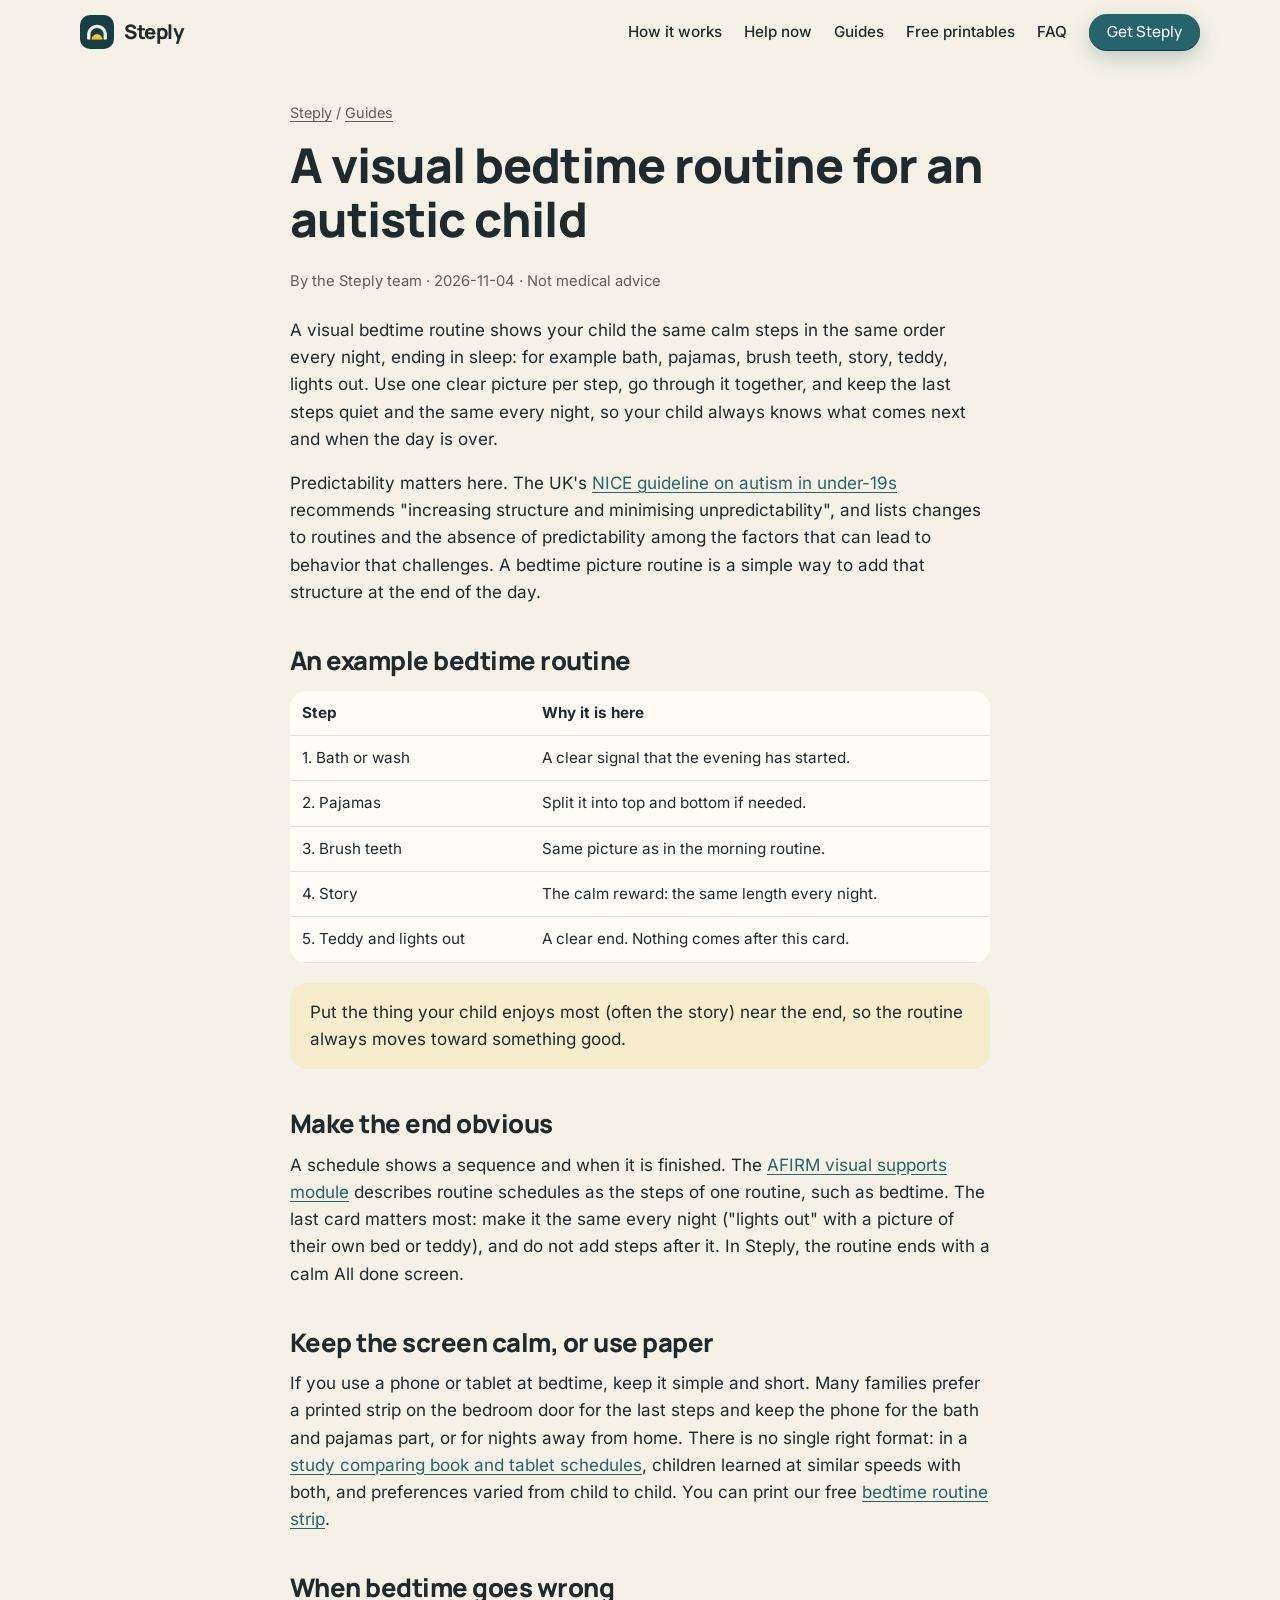
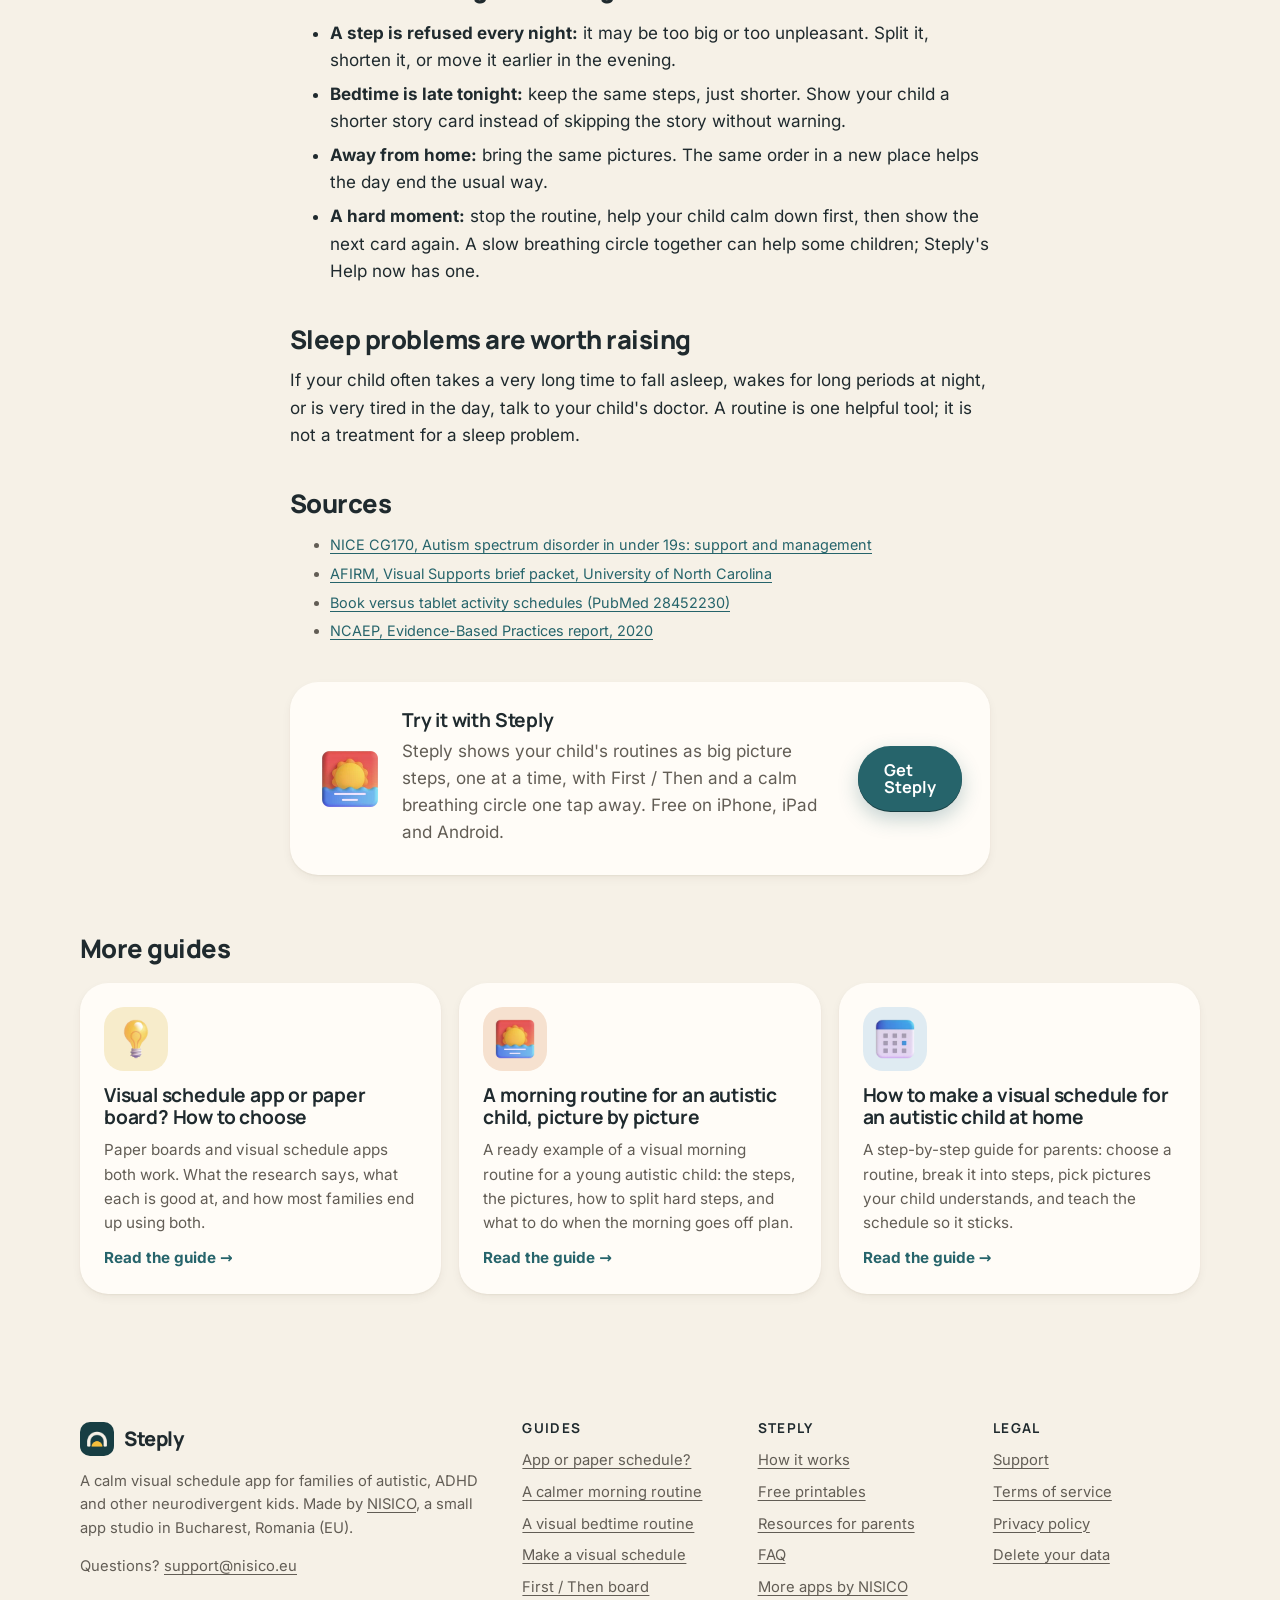
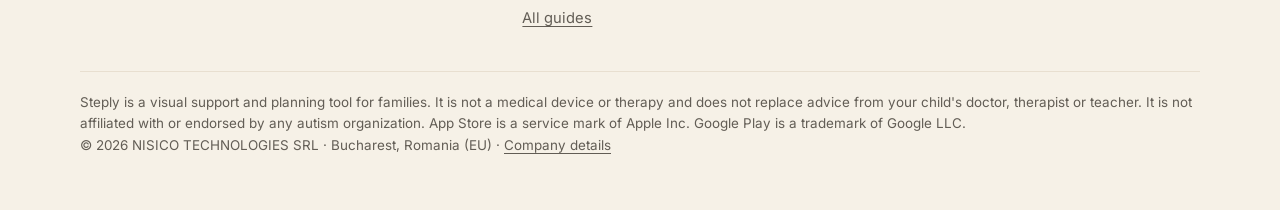
<file: blog/bedtime-routine-for-autistic-child/index.html>
<!doctype html>
<html lang="en-US">
<head>
<meta charset="utf-8">
<meta name="viewport" content="width=device-width, initial-scale=1, viewport-fit=cover">
<title>Visual bedtime routine for an autistic child: steps, pictures and tips | Steply</title>
<meta name="description" content="How to build a calm, predictable visual bedtime routine for a young autistic child: the steps, the pictures, a clear end, and what to do when bedtime goes wrong.">
<link rel="canonical" href="https://steply.nisico.eu/blog/bedtime-routine-for-autistic-child/">
<meta name="robots" content="index, follow, max-image-preview:large">
<meta name="theme-color" content="#F6F1E7" media="(prefers-color-scheme: light)">
<meta name="theme-color" content="#10242C" media="(prefers-color-scheme: dark)">
<meta property="og:type" content="article"><meta property="og:site_name" content="Steply">
<meta property="og:title" content="Visual bedtime routine for an autistic child: steps, pictures and tips | Steply"><meta property="og:description" content="How to build a calm, predictable visual bedtime routine for a young autistic child: the steps, the pictures, a clear end, and what to do when bedtime goes wrong.">
<meta property="og:url" content="https://steply.nisico.eu/blog/bedtime-routine-for-autistic-child/"><meta property="og:image" content="https://steply.nisico.eu/assets/og.jpg">
<meta property="og:image:width" content="1200"><meta property="og:image:height" content="630">
<meta name="twitter:card" content="summary_large_image">
<link rel="icon" href="/assets/favicon.svg" type="image/svg+xml"><link rel="apple-touch-icon" href="/assets/apple-touch-icon.png">
<link rel="preload" href="/assets/fonts/manrope-latin-wght.woff2" as="font" type="font/woff2" crossorigin>
<link rel="preload" href="/assets/fonts/inter-latin-wght.woff2" as="font" type="font/woff2" crossorigin>
<link rel="stylesheet" href="/assets/site.css?v=2026-11-04">
<script type="application/ld+json">{"@context": "https://schema.org", "@type": "Article", "headline": "A visual bedtime routine for an autistic child", "description": "How to build a calm, predictable visual bedtime routine for a young autistic child: the steps, the pictures, a clear end, and what to do when bedtime goes wrong.", "datePublished": "2026-11-04", "dateModified": "2026-11-04", "author": {"@type": "Organization", "name": "The Steply team at NISICO", "url": "https://nisico.eu/"}, "publisher": {"@type": "Organization", "name": "NISICO TECHNOLOGIES SRL", "alternateName": "NISICO", "url": "https://nisico.eu/", "email": "support@nisico.eu", "address": {"@type": "PostalAddress", "addressLocality": "Bucharest", "addressCountry": "RO"}}, "mainEntityOfPage": "https://steply.nisico.eu/blog/bedtime-routine-for-autistic-child/", "image": "https://steply.nisico.eu/assets/og.jpg"}</script>
<script type="application/ld+json">{"@context": "https://schema.org", "@type": "BreadcrumbList", "itemListElement": [{"@type": "ListItem", "position": 1, "name": "Steply", "item": "https://steply.nisico.eu/"}, {"@type": "ListItem", "position": 2, "name": "Guides", "item": "https://steply.nisico.eu/blog/"}, {"@type": "ListItem", "position": 3, "name": "A visual bedtime routine for an autistic child", "item": "https://steply.nisico.eu/blog/bedtime-routine-for-autistic-child/"}]}</script>
</head>
<body>
<a class="skip" href="#main">Skip to content</a>
<header class="top"><div class="wrap">
<a class="brand" href="/"><img src="/assets/icon-96.png" alt="" width="34" height="34">Steply</a>
<nav class="nav" aria-label="Main">
<a href="/#how">How it works</a><a href="/#help-now">Help now</a><a href="/blog/">Guides</a><a href="/printables/">Free printables</a><a href="/#faq">FAQ</a>
<a class="btn" href="/#get">Get Steply</a>
</nav></div></header>
<main id="main"><article class="article">
<p class="crumbs"><a href="/">Steply</a> / <a href="/blog/">Guides</a></p>
<h1>A visual bedtime routine for an autistic child</h1>
<p class="meta">By the Steply team · 2026-11-04 · Not medical advice</p>
<p>A visual bedtime routine shows your child the same calm steps in the same order every night, ending in sleep: for example bath, pajamas, brush teeth, story, teddy, lights out. Use one clear picture per step, go through it together, and keep the last steps quiet and the same every night, so your child always knows what comes next and when the day is over.</p>
<p>Predictability matters here. The UK's <a href="https://www.nice.org.uk/guidance/cg170/chapter/Recommendations">NICE guideline on autism in under-19s</a> recommends "increasing structure and minimising unpredictability", and lists changes to routines and the absence of predictability among the factors that can lead to behavior that challenges. A bedtime picture routine is a simple way to add that structure at the end of the day.</p>
<h2>An example bedtime routine</h2>
<table>
<thead><tr><th>Step</th><th>Why it is here</th></tr></thead>
<tbody>
<tr><td>1. Bath or wash</td><td>A clear signal that the evening has started.</td></tr>
<tr><td>2. Pajamas</td><td>Split it into top and bottom if needed.</td></tr>
<tr><td>3. Brush teeth</td><td>Same picture as in the morning routine.</td></tr>
<tr><td>4. Story</td><td>The calm reward: the same length every night.</td></tr>
<tr><td>5. Teddy and lights out</td><td>A clear end. Nothing comes after this card.</td></tr>
</tbody>
</table>
<div class="callout">Put the thing your child enjoys most (often the story) near the end, so the routine always moves toward something good.</div>
<h2>Make the end obvious</h2>
<p>A schedule shows a sequence and when it is finished. The <a href="https://afirm.fpg.unc.edu/wp-content/uploads/Visual-Supports-Brief-Packet.pdf">AFIRM visual supports module</a> describes routine schedules as the steps of one routine, such as bedtime. The last card matters most: make it the same every night ("lights out" with a picture of their own bed or teddy), and do not add steps after it. In Steply, the routine ends with a calm All done screen.</p>
<h2>Keep the screen calm, or use paper</h2>
<p>If you use a phone or tablet at bedtime, keep it simple and short. Many families prefer a printed strip on the bedroom door for the last steps and keep the phone for the bath and pajamas part, or for nights away from home. There is no single right format: in a <a href="https://pubmed.ncbi.nlm.nih.gov/28452230/">study comparing book and tablet schedules</a>, children learned at similar speeds with both, and preferences varied from child to child. You can print our free <a href="/printables/">bedtime routine strip</a>.</p>
<h2>When bedtime goes wrong</h2>
<ul>
<li><strong>A step is refused every night:</strong> it may be too big or too unpleasant. Split it, shorten it, or move it earlier in the evening.</li>
<li><strong>Bedtime is late tonight:</strong> keep the same steps, just shorter. Show your child a shorter story card instead of skipping the story without warning.</li>
<li><strong>Away from home:</strong> bring the same pictures. The same order in a new place helps the day end the usual way.</li>
<li><strong>A hard moment:</strong> stop the routine, help your child calm down first, then show the next card again. A slow breathing circle together can help some children; Steply's Help now has one.</li>
</ul>
<h2>Sleep problems are worth raising</h2>
<p>If your child often takes a very long time to fall asleep, wakes for long periods at night, or is very tired in the day, talk to your child's doctor. A routine is one helpful tool; it is not a treatment for a sleep problem.</p>
<h2>Sources</h2>
<ul class="sources">
<li><a href="https://www.nice.org.uk/guidance/cg170/chapter/Recommendations">NICE CG170, Autism spectrum disorder in under 19s: support and management</a></li>
<li><a href="https://afirm.fpg.unc.edu/wp-content/uploads/Visual-Supports-Brief-Packet.pdf">AFIRM, Visual Supports brief packet, University of North Carolina</a></li>
<li><a href="https://pubmed.ncbi.nlm.nih.gov/28452230/">Book versus tablet activity schedules (PubMed 28452230)</a></li>
<li><a href="https://ncaep.fpg.unc.edu/wp-content/uploads/EBP-Report-2020.pdf">NCAEP, Evidence-Based Practices report, 2020</a></li>
</ul>
<div class="cta-card"><img src="/assets/emoji/sunrise.webp" alt="" width="64" height="64" loading="lazy" decoding="async"><div><h3 style="margin:0 0 6px">Try it with Steply</h3><p style="margin:0;color:var(--muted)">Steply shows your child's routines as big picture steps, one at a time, with First / Then and a calm breathing circle one tap away. Free on iPhone, iPad and Android.</p></div><a class="btn" href="/#get">Get Steply</a></div>
</article>
<section style="padding-top:20px"><div class="wrap"><h2 style="font-size:1.6rem">More guides</h2><div class="posts" style="margin-top:20px"><a class="post rv" href="/blog/visual-schedule-app-or-paper/"><div class="tile t-butter"><img src="/assets/emoji/light_bulb.webp" alt="" width="44" height="44" loading="lazy" decoding="async"></div><h3>Visual schedule app or paper board? How to choose</h3><p>Paper boards and visual schedule apps both work. What the research says, what each is good at, and how most families end up using both.</p><span class="more">Read the guide →</span></a><a class="post rv" href="/blog/morning-routine-for-autistic-child/"><div class="tile t-peach"><img src="/assets/emoji/sunrise.webp" alt="" width="44" height="44" loading="lazy" decoding="async"></div><h3>A morning routine for an autistic child, picture by picture</h3><p>A ready example of a visual morning routine for a young autistic child: the steps, the pictures, how to split hard steps, and what to do when the morning goes off plan.</p><span class="more">Read the guide →</span></a><a class="post rv" href="/blog/how-to-make-a-visual-schedule-for-an-autistic-child/"><div class="tile t-sky"><img src="/assets/emoji/calendar.webp" alt="" width="44" height="44" loading="lazy" decoding="async"></div><h3>How to make a visual schedule for an autistic child at home</h3><p>A step-by-step guide for parents: choose a routine, break it into steps, pick pictures your child understands, and teach the schedule so it sticks.</p><span class="more">Read the guide →</span></a></div></div></section>
</main><footer><div class="wrap">
<div class="cols">
<div><a class="brand" href="/"><img src="/assets/icon-96.png" alt="" width="34" height="34">Steply</a>
<p style="margin-top:14px">A calm visual schedule app for families of autistic, ADHD and other neurodivergent kids. Made by <a href="https://nisico.eu/">NISICO</a>, a small app studio in Bucharest, Romania (EU).</p>
<p>Questions? <a href="mailto:support@nisico.eu">support@nisico.eu</a></p></div>
<div><h4>Guides</h4><ul><li><a href="/blog/visual-schedule-app-or-paper/">App or paper schedule?</a></li><li><a href="/blog/morning-routine-for-autistic-child/">A calmer morning routine</a></li><li><a href="/blog/bedtime-routine-for-autistic-child/">A visual bedtime routine</a></li><li><a href="/blog/how-to-make-a-visual-schedule-for-an-autistic-child/">Make a visual schedule</a></li><li><a href="/blog/first-then-board/">First / Then board</a></li><li><a href="/blog/">All guides</a></li></ul></div>
<div><h4>Steply</h4><ul><li><a href="/#how">How it works</a></li><li><a href="/printables/">Free printables</a></li><li><a href="/resources/">Resources for parents</a></li><li><a href="/#faq">FAQ</a></li><li><a href="https://nisico.eu/apps/">More apps by NISICO</a></li></ul></div>
<div><h4>Legal</h4><ul><li><a href="https://nisico.eu/steply/support.html">Support</a></li><li><a href="/terms.html">Terms of service</a></li><li><a href="/privacy.html">Privacy policy</a></li><li><a href="https://nisico.eu/steply/delete-data.html">Delete your data</a></li></ul></div>
</div>
<p class="legal">Steply is a visual support and planning tool for families. It is not a medical device or therapy and does not replace advice from your child's doctor, therapist or teacher. It is not affiliated with or endorsed by any autism organization. App Store is a service mark of Apple Inc. Google Play is a trademark of Google LLC.<br>© 2026 NISICO TECHNOLOGIES SRL · Bucharest, Romania (EU) · <a href="https://nisico.eu/#company">Company details</a></p>
</div></footer>
<script>
document.documentElement.classList.add("js");
(function(){var io="IntersectionObserver" in window?new IntersectionObserver(function(es){es.forEach(function(e){if(e.isIntersecting){e.target.classList.add("in");io.unobserve(e.target)}})},{rootMargin:"0px 0px -8% 0px"}):null;
document.querySelectorAll(".rv").forEach(function(el){io?io.observe(el):el.classList.add("in")});
document.querySelectorAll("form[data-wl]").forEach(function(f){f.addEventListener("submit",function(ev){ev.preventDefault();var ok=f.nextElementSibling;
fetch(f.action,{method:"POST",body:new FormData(f),headers:{Accept:"application/json"}}).then(function(r){if(!r.ok)throw 0;f.style.display="none";ok.style.display="block"}).catch(function(){location.href="mailto:support@nisico.eu?subject=Steply%20launch%20email"})})});})();
</script>
</body></html>
</file>
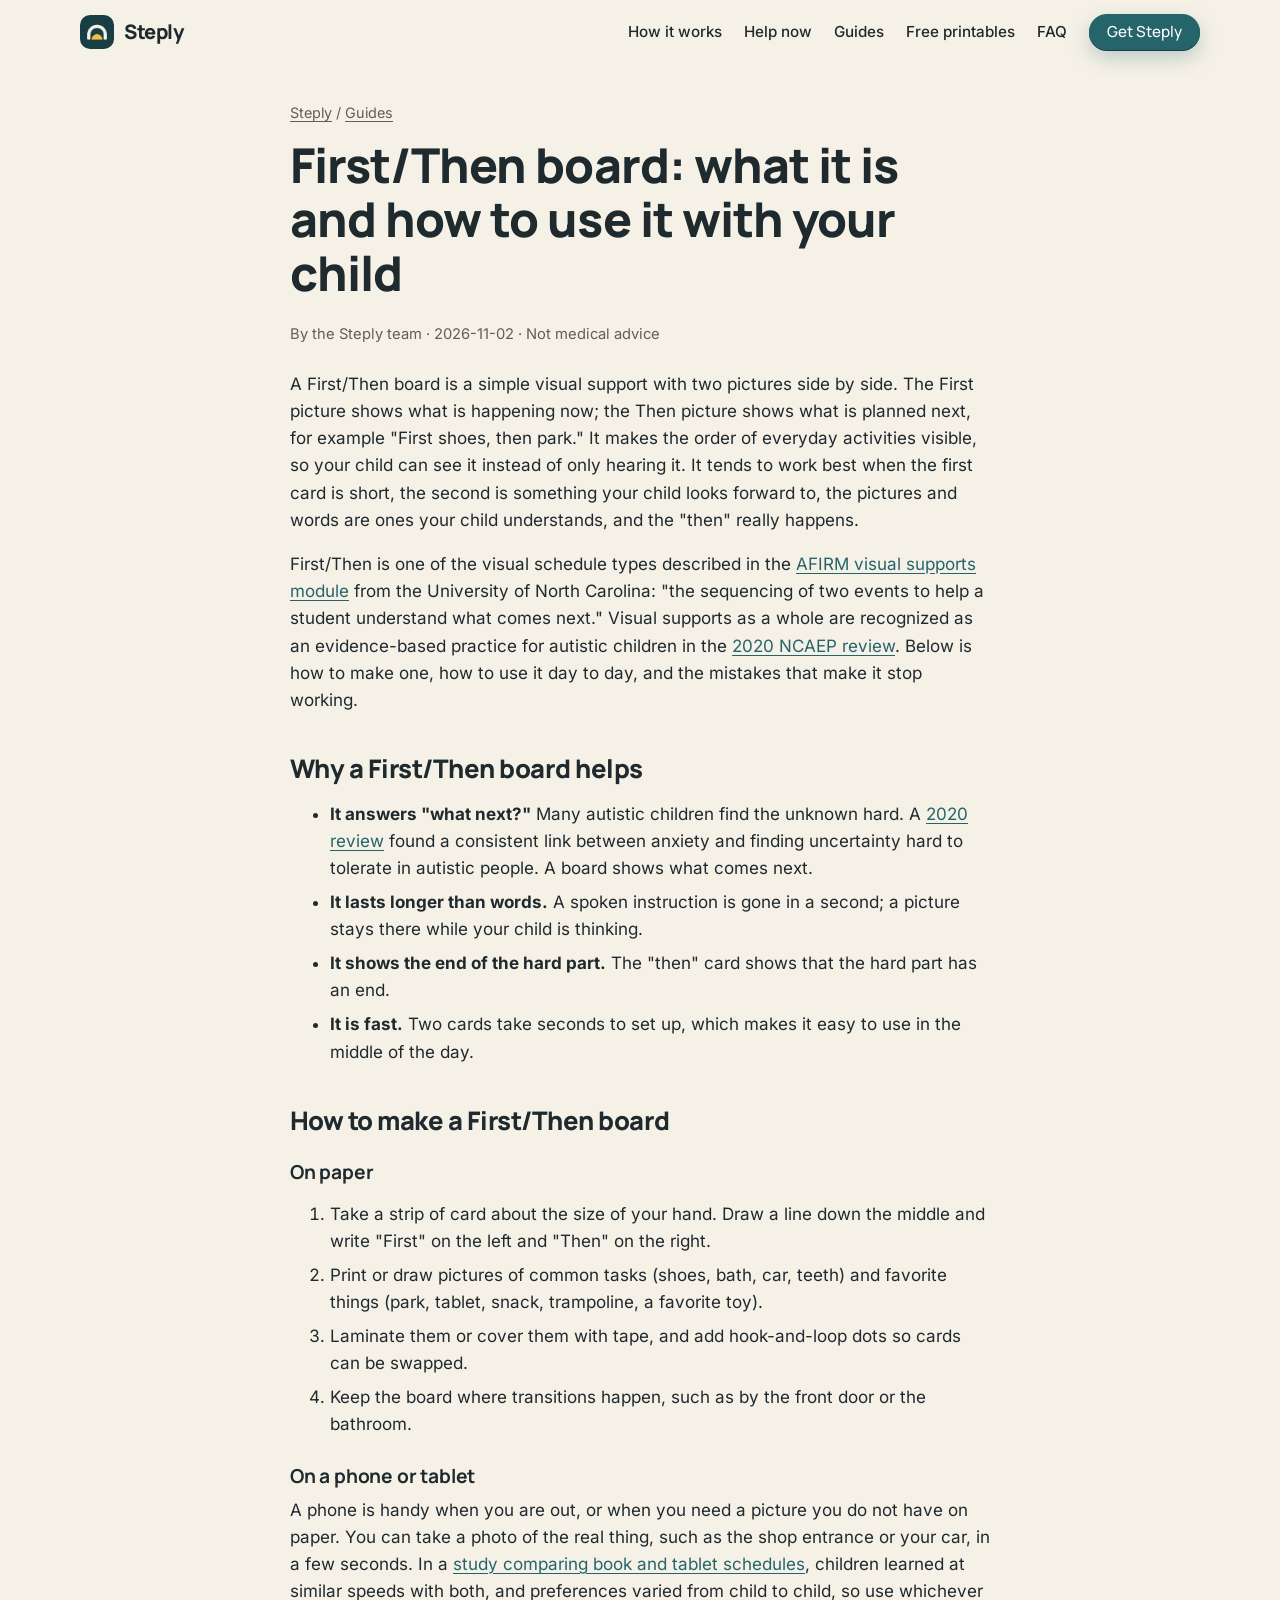
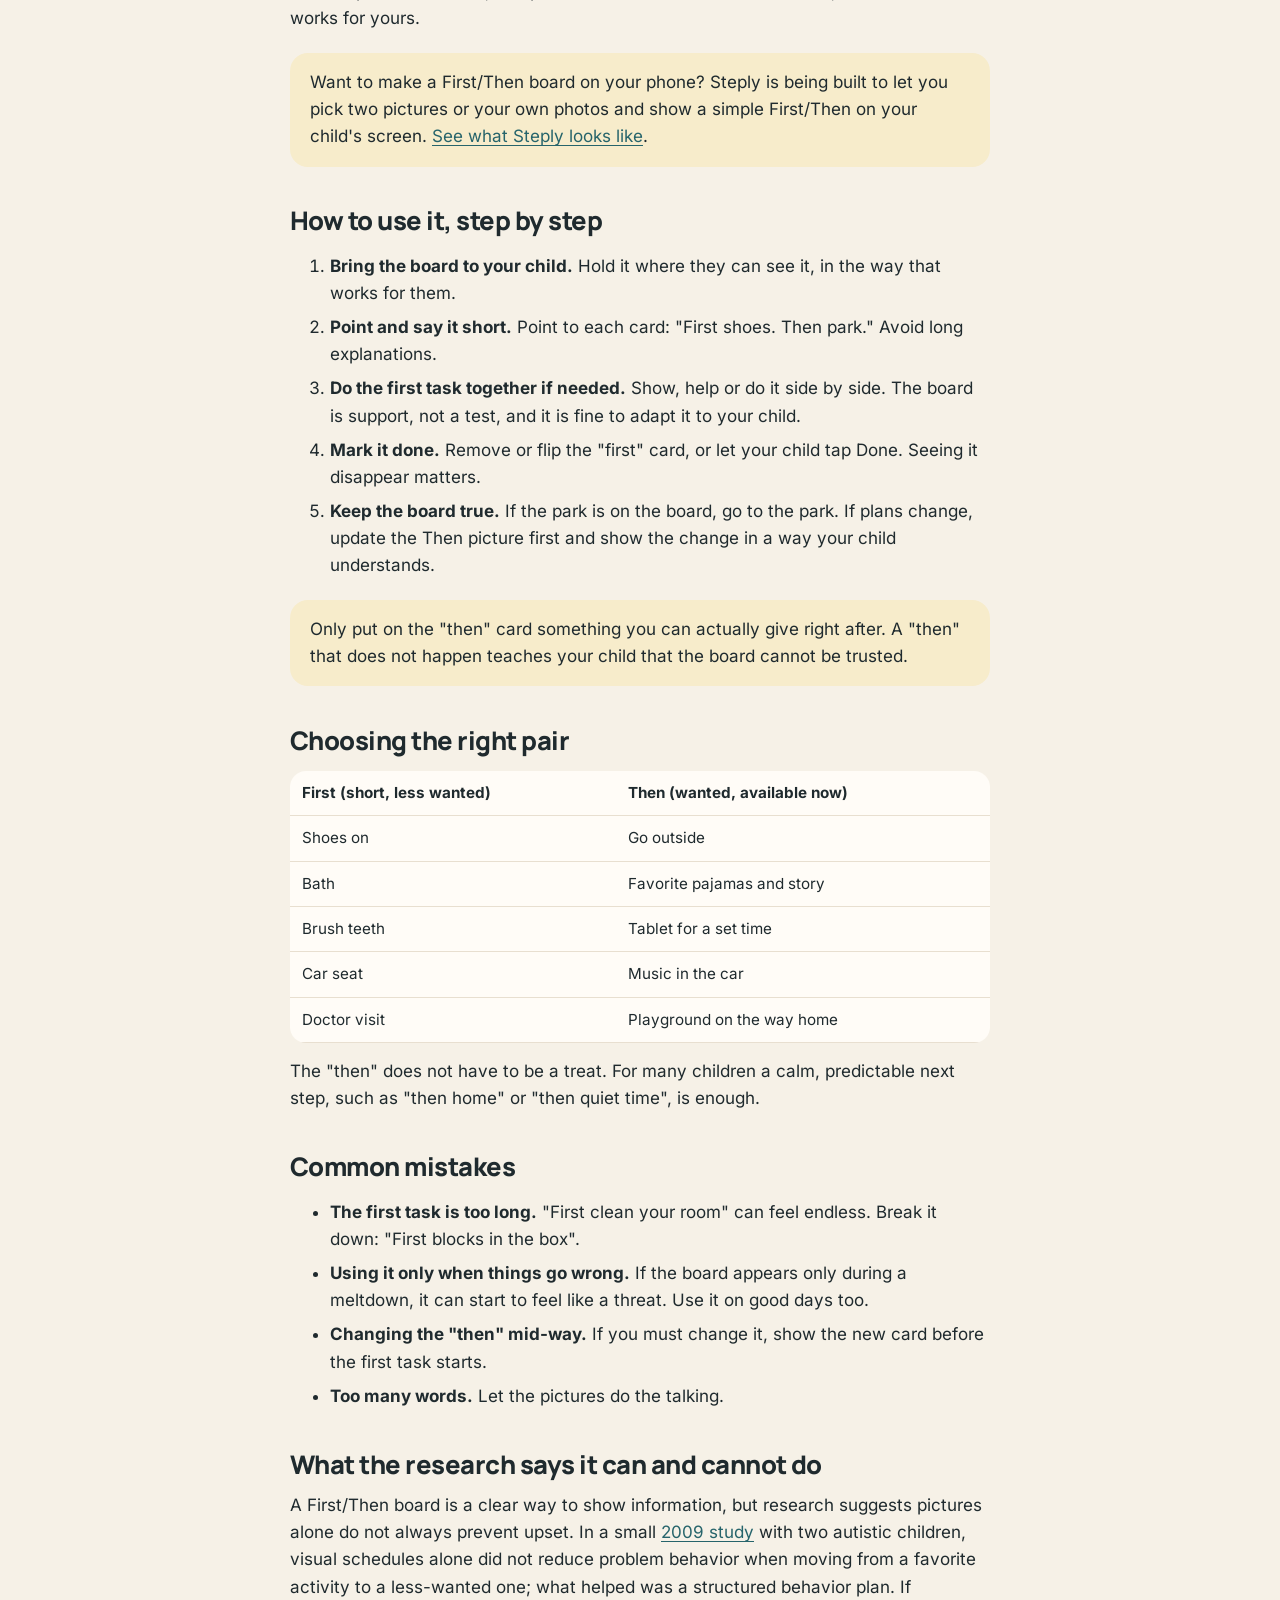
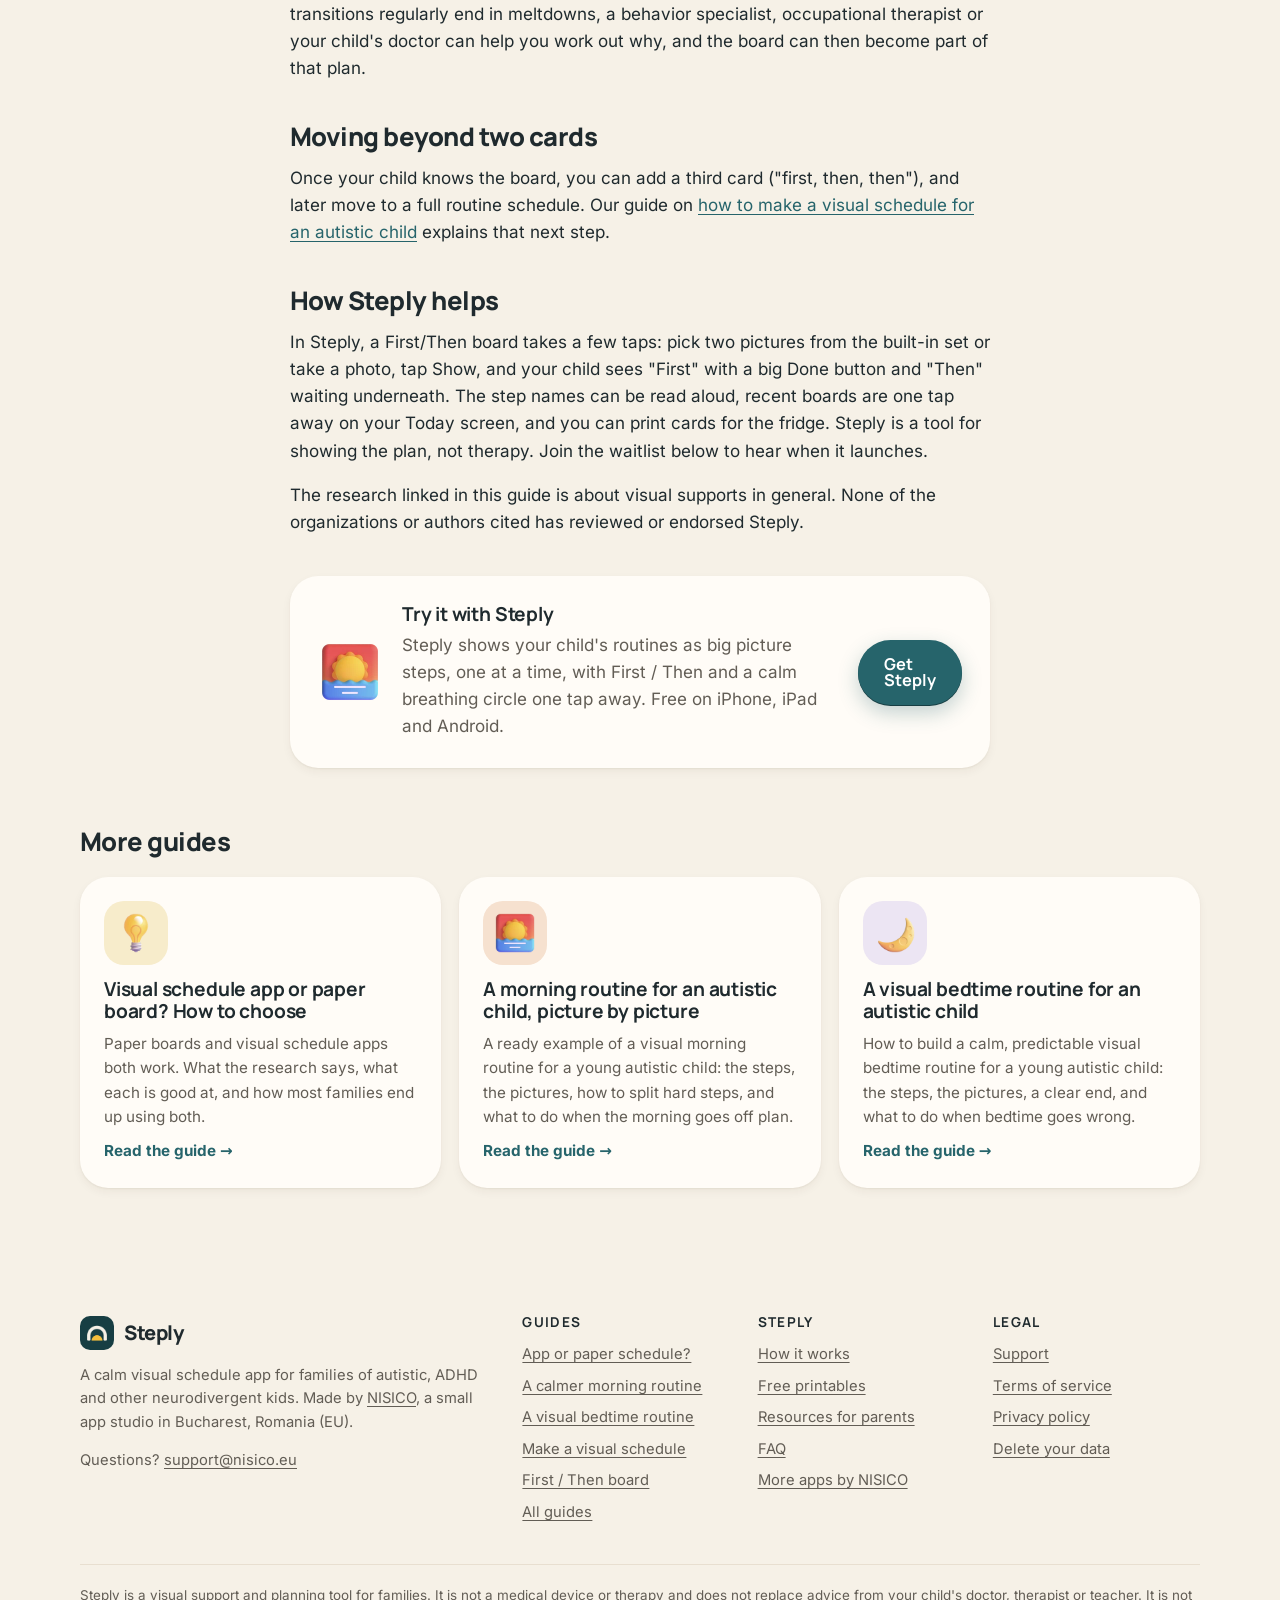
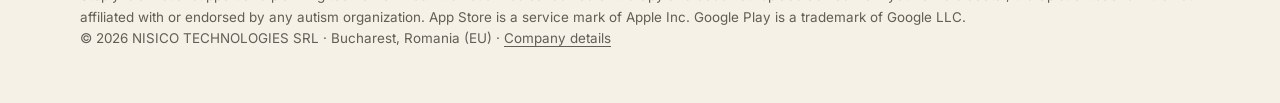
<file: blog/first-then-board/index.html>
<!doctype html>
<html lang="en-US">
<head>
<meta charset="utf-8">
<meta name="viewport" content="width=device-width, initial-scale=1, viewport-fit=cover">
<title>First/Then board: what it is and how to use it with your child | Steply</title>
<meta name="description" content="What a First/Then board is, how to make one on paper or a phone, how to use it step by step, and the common mistakes that make it stop working.">
<link rel="canonical" href="https://steply.nisico.eu/blog/first-then-board/">
<meta name="robots" content="index, follow, max-image-preview:large">
<meta name="theme-color" content="#F6F1E7" media="(prefers-color-scheme: light)">
<meta name="theme-color" content="#10242C" media="(prefers-color-scheme: dark)">
<meta property="og:type" content="article"><meta property="og:site_name" content="Steply">
<meta property="og:title" content="First/Then board: what it is and how to use it with your child | Steply"><meta property="og:description" content="What a First/Then board is, how to make one on paper or a phone, how to use it step by step, and the common mistakes that make it stop working.">
<meta property="og:url" content="https://steply.nisico.eu/blog/first-then-board/"><meta property="og:image" content="https://steply.nisico.eu/assets/og.jpg">
<meta property="og:image:width" content="1200"><meta property="og:image:height" content="630">
<meta name="twitter:card" content="summary_large_image">
<link rel="icon" href="/assets/favicon.svg" type="image/svg+xml"><link rel="apple-touch-icon" href="/assets/apple-touch-icon.png">
<link rel="preload" href="/assets/fonts/manrope-latin-wght.woff2" as="font" type="font/woff2" crossorigin>
<link rel="preload" href="/assets/fonts/inter-latin-wght.woff2" as="font" type="font/woff2" crossorigin>
<link rel="stylesheet" href="/assets/site.css?v=2026-11-04">
<script type="application/ld+json">{"@context": "https://schema.org", "@type": "Article", "headline": "First/Then board: what it is and how to use it with your child", "description": "What a First/Then board is, how to make one on paper or a phone, how to use it step by step, and the common mistakes that make it stop working.", "datePublished": "2026-11-02", "dateModified": "2026-11-02", "author": {"@type": "Organization", "name": "The Steply team at NISICO", "url": "https://nisico.eu/"}, "publisher": {"@type": "Organization", "name": "NISICO TECHNOLOGIES SRL", "alternateName": "NISICO", "url": "https://nisico.eu/", "email": "support@nisico.eu", "address": {"@type": "PostalAddress", "addressLocality": "Bucharest", "addressCountry": "RO"}}, "mainEntityOfPage": "https://steply.nisico.eu/blog/first-then-board/", "image": "https://steply.nisico.eu/assets/og.jpg"}</script>
<script type="application/ld+json">{"@context": "https://schema.org", "@type": "BreadcrumbList", "itemListElement": [{"@type": "ListItem", "position": 1, "name": "Steply", "item": "https://steply.nisico.eu/"}, {"@type": "ListItem", "position": 2, "name": "Guides", "item": "https://steply.nisico.eu/blog/"}, {"@type": "ListItem", "position": 3, "name": "First/Then board: what it is and how to use it with your child", "item": "https://steply.nisico.eu/blog/first-then-board/"}]}</script>
</head>
<body>
<a class="skip" href="#main">Skip to content</a>
<header class="top"><div class="wrap">
<a class="brand" href="/"><img src="/assets/icon-96.png" alt="" width="34" height="34">Steply</a>
<nav class="nav" aria-label="Main">
<a href="/#how">How it works</a><a href="/#help-now">Help now</a><a href="/blog/">Guides</a><a href="/printables/">Free printables</a><a href="/#faq">FAQ</a>
<a class="btn" href="/#get">Get Steply</a>
</nav></div></header>
<main id="main"><article class="article">
<p class="crumbs"><a href="/">Steply</a> / <a href="/blog/">Guides</a></p>
<h1>First/Then board: what it is and how to use it with your child</h1>
<p class="meta">By the Steply team · 2026-11-02 · Not medical advice</p>
<p>A First/Then board is a simple visual support with two pictures side by side. The First picture shows what is happening now; the Then picture shows what is planned next, for example "First shoes, then park." It makes the order of everyday activities visible, so your child can see it instead of only hearing it. It tends to work best when the first card is short, the second is something your child looks forward to, the pictures and words are ones your child understands, and the "then" really happens.</p>

<p>First/Then is one of the visual schedule types described in the <a href="https://afirm.fpg.unc.edu/wp-content/uploads/Visual-Supports-Brief-Packet.pdf">AFIRM visual supports module</a> from the University of North Carolina: "the sequencing of two events to help a student understand what comes next." Visual supports as a whole are recognized as an evidence-based practice for autistic children in the <a href="https://ncaep.fpg.unc.edu/wp-content/uploads/EBP-Report-2020.pdf">2020 NCAEP review</a>. Below is how to make one, how to use it day to day, and the mistakes that make it stop working.</p>

<h2>Why a First/Then board helps</h2>
<ul>
<li><strong>It answers "what next?"</strong> Many autistic children find the unknown hard. A <a href="https://pubmed.ncbi.nlm.nih.gov/32564625/">2020 review</a> found a consistent link between anxiety and finding uncertainty hard to tolerate in autistic people. A board shows what comes next.</li>
<li><strong>It lasts longer than words.</strong> A spoken instruction is gone in a second; a picture stays there while your child is thinking.</li>
<li><strong>It shows the end of the hard part.</strong> The "then" card shows that the hard part has an end.</li>
<li><strong>It is fast.</strong> Two cards take seconds to set up, which makes it easy to use in the middle of the day.</li>
</ul>

<h2>How to make a First/Then board</h2>
<h3>On paper</h3>
<ol>
<li>Take a strip of card about the size of your hand. Draw a line down the middle and write "First" on the left and "Then" on the right.</li>
<li>Print or draw pictures of common tasks (shoes, bath, car, teeth) and favorite things (park, tablet, snack, trampoline, a favorite toy).</li>
<li>Laminate them or cover them with tape, and add hook-and-loop dots so cards can be swapped.</li>
<li>Keep the board where transitions happen, such as by the front door or the bathroom.</li>
</ol>
<h3>On a phone or tablet</h3>
<p>A phone is handy when you are out, or when you need a picture you do not have on paper. You can take a photo of the real thing, such as the shop entrance or your car, in a few seconds. In a <a href="https://pubmed.ncbi.nlm.nih.gov/28452230/">study comparing book and tablet schedules</a>, children learned at similar speeds with both, and preferences varied from child to child, so use whichever works for yours.</p>

<div class="callout">Want to make a First/Then board on your phone? Steply is being built to let you pick two pictures or your own photos and show a simple First/Then on your child's screen. <a href="/steply/#i-h">See what Steply looks like</a>.</div>

<h2>How to use it, step by step</h2>
<ol>
<li><strong>Bring the board to your child.</strong> Hold it where they can see it, in the way that works for them.</li>
<li><strong>Point and say it short.</strong> Point to each card: "First shoes. Then park." Avoid long explanations.</li>
<li><strong>Do the first task together if needed.</strong> Show, help or do it side by side. The board is support, not a test, and it is fine to adapt it to your child.</li>
<li><strong>Mark it done.</strong> Remove or flip the "first" card, or let your child tap Done. Seeing it disappear matters.</li>
<li><strong>Keep the board true.</strong> If the park is on the board, go to the park. If plans change, update the Then picture first and show the change in a way your child understands.</li>
</ol>
<div class="callout">Only put on the "then" card something you can actually give right after. A "then" that does not happen teaches your child that the board cannot be trusted.</div>

<h2>Choosing the right pair</h2>
<table>
<thead><tr><th>First (short, less wanted)</th><th>Then (wanted, available now)</th></tr></thead>
<tbody>
<tr><td>Shoes on</td><td>Go outside</td></tr>
<tr><td>Bath</td><td>Favorite pajamas and story</td></tr>
<tr><td>Brush teeth</td><td>Tablet for a set time</td></tr>
<tr><td>Car seat</td><td>Music in the car</td></tr>
<tr><td>Doctor visit</td><td>Playground on the way home</td></tr>
</tbody>
</table>
<p>The "then" does not have to be a treat. For many children a calm, predictable next step, such as "then home" or "then quiet time", is enough.</p>

<h2>Common mistakes</h2>
<ul>
<li><strong>The first task is too long.</strong> "First clean your room" can feel endless. Break it down: "First blocks in the box".</li>
<li><strong>Using it only when things go wrong.</strong> If the board appears only during a meltdown, it can start to feel like a threat. Use it on good days too.</li>
<li><strong>Changing the "then" mid-way.</strong> If you must change it, show the new card before the first task starts.</li>
<li><strong>Too many words.</strong> Let the pictures do the talking.</li>
</ul>

<h2>What the research says it can and cannot do</h2>
<p>A First/Then board is a clear way to show information, but research suggests pictures alone do not always prevent upset. In a small <a href="https://pubmed.ncbi.nlm.nih.gov/19949517/">2009 study</a> with two autistic children, visual schedules alone did not reduce problem behavior when moving from a favorite activity to a less-wanted one; what helped was a structured behavior plan. If transitions regularly end in meltdowns, a behavior specialist, occupational therapist or your child's doctor can help you work out why, and the board can then become part of that plan.</p>

<h2>Moving beyond two cards</h2>
<p>Once your child knows the board, you can add a third card ("first, then, then"), and later move to a full routine schedule. Our guide on <a href="/steply/guides/how-to-make-a-visual-schedule-for-an-autistic-child/">how to make a visual schedule for an autistic child</a> explains that next step.</p>

<h2>How Steply helps</h2>
<p>In Steply, a First/Then board takes a few taps: pick two pictures from the built-in set or take a photo, tap Show, and your child sees "First" with a big Done button and "Then" waiting underneath. The step names can be read aloud, recent boards are one tap away on your Today screen, and you can print cards for the fridge. Steply is a tool for showing the plan, not therapy. Join the waitlist below to hear when it launches.</p>
<p>The research linked in this guide is about visual supports in general. None of the organizations or authors cited has reviewed or endorsed Steply.</p>
<div class="cta-card"><img src="/assets/emoji/sunrise.webp" alt="" width="64" height="64" loading="lazy" decoding="async"><div><h3 style="margin:0 0 6px">Try it with Steply</h3><p style="margin:0;color:var(--muted)">Steply shows your child's routines as big picture steps, one at a time, with First / Then and a calm breathing circle one tap away. Free on iPhone, iPad and Android.</p></div><a class="btn" href="/#get">Get Steply</a></div>
</article>
<section style="padding-top:20px"><div class="wrap"><h2 style="font-size:1.6rem">More guides</h2><div class="posts" style="margin-top:20px"><a class="post rv" href="/blog/visual-schedule-app-or-paper/"><div class="tile t-butter"><img src="/assets/emoji/light_bulb.webp" alt="" width="44" height="44" loading="lazy" decoding="async"></div><h3>Visual schedule app or paper board? How to choose</h3><p>Paper boards and visual schedule apps both work. What the research says, what each is good at, and how most families end up using both.</p><span class="more">Read the guide →</span></a><a class="post rv" href="/blog/morning-routine-for-autistic-child/"><div class="tile t-peach"><img src="/assets/emoji/sunrise.webp" alt="" width="44" height="44" loading="lazy" decoding="async"></div><h3>A morning routine for an autistic child, picture by picture</h3><p>A ready example of a visual morning routine for a young autistic child: the steps, the pictures, how to split hard steps, and what to do when the morning goes off plan.</p><span class="more">Read the guide →</span></a><a class="post rv" href="/blog/bedtime-routine-for-autistic-child/"><div class="tile t-lav"><img src="/assets/emoji/crescent_moon.webp" alt="" width="44" height="44" loading="lazy" decoding="async"></div><h3>A visual bedtime routine for an autistic child</h3><p>How to build a calm, predictable visual bedtime routine for a young autistic child: the steps, the pictures, a clear end, and what to do when bedtime goes wrong.</p><span class="more">Read the guide →</span></a></div></div></section>
</main><footer><div class="wrap">
<div class="cols">
<div><a class="brand" href="/"><img src="/assets/icon-96.png" alt="" width="34" height="34">Steply</a>
<p style="margin-top:14px">A calm visual schedule app for families of autistic, ADHD and other neurodivergent kids. Made by <a href="https://nisico.eu/">NISICO</a>, a small app studio in Bucharest, Romania (EU).</p>
<p>Questions? <a href="mailto:support@nisico.eu">support@nisico.eu</a></p></div>
<div><h4>Guides</h4><ul><li><a href="/blog/visual-schedule-app-or-paper/">App or paper schedule?</a></li><li><a href="/blog/morning-routine-for-autistic-child/">A calmer morning routine</a></li><li><a href="/blog/bedtime-routine-for-autistic-child/">A visual bedtime routine</a></li><li><a href="/blog/how-to-make-a-visual-schedule-for-an-autistic-child/">Make a visual schedule</a></li><li><a href="/blog/first-then-board/">First / Then board</a></li><li><a href="/blog/">All guides</a></li></ul></div>
<div><h4>Steply</h4><ul><li><a href="/#how">How it works</a></li><li><a href="/printables/">Free printables</a></li><li><a href="/resources/">Resources for parents</a></li><li><a href="/#faq">FAQ</a></li><li><a href="https://nisico.eu/apps/">More apps by NISICO</a></li></ul></div>
<div><h4>Legal</h4><ul><li><a href="https://nisico.eu/steply/support.html">Support</a></li><li><a href="/terms.html">Terms of service</a></li><li><a href="/privacy.html">Privacy policy</a></li><li><a href="https://nisico.eu/steply/delete-data.html">Delete your data</a></li></ul></div>
</div>
<p class="legal">Steply is a visual support and planning tool for families. It is not a medical device or therapy and does not replace advice from your child's doctor, therapist or teacher. It is not affiliated with or endorsed by any autism organization. App Store is a service mark of Apple Inc. Google Play is a trademark of Google LLC.<br>© 2026 NISICO TECHNOLOGIES SRL · Bucharest, Romania (EU) · <a href="https://nisico.eu/#company">Company details</a></p>
</div></footer>
<script>
document.documentElement.classList.add("js");
(function(){var io="IntersectionObserver" in window?new IntersectionObserver(function(es){es.forEach(function(e){if(e.isIntersecting){e.target.classList.add("in");io.unobserve(e.target)}})},{rootMargin:"0px 0px -8% 0px"}):null;
document.querySelectorAll(".rv").forEach(function(el){io?io.observe(el):el.classList.add("in")});
document.querySelectorAll("form[data-wl]").forEach(function(f){f.addEventListener("submit",function(ev){ev.preventDefault();var ok=f.nextElementSibling;
fetch(f.action,{method:"POST",body:new FormData(f),headers:{Accept:"application/json"}}).then(function(r){if(!r.ok)throw 0;f.style.display="none";ok.style.display="block"}).catch(function(){location.href="mailto:support@nisico.eu?subject=Steply%20launch%20email"})})});})();
</script>
</body></html>
</file>
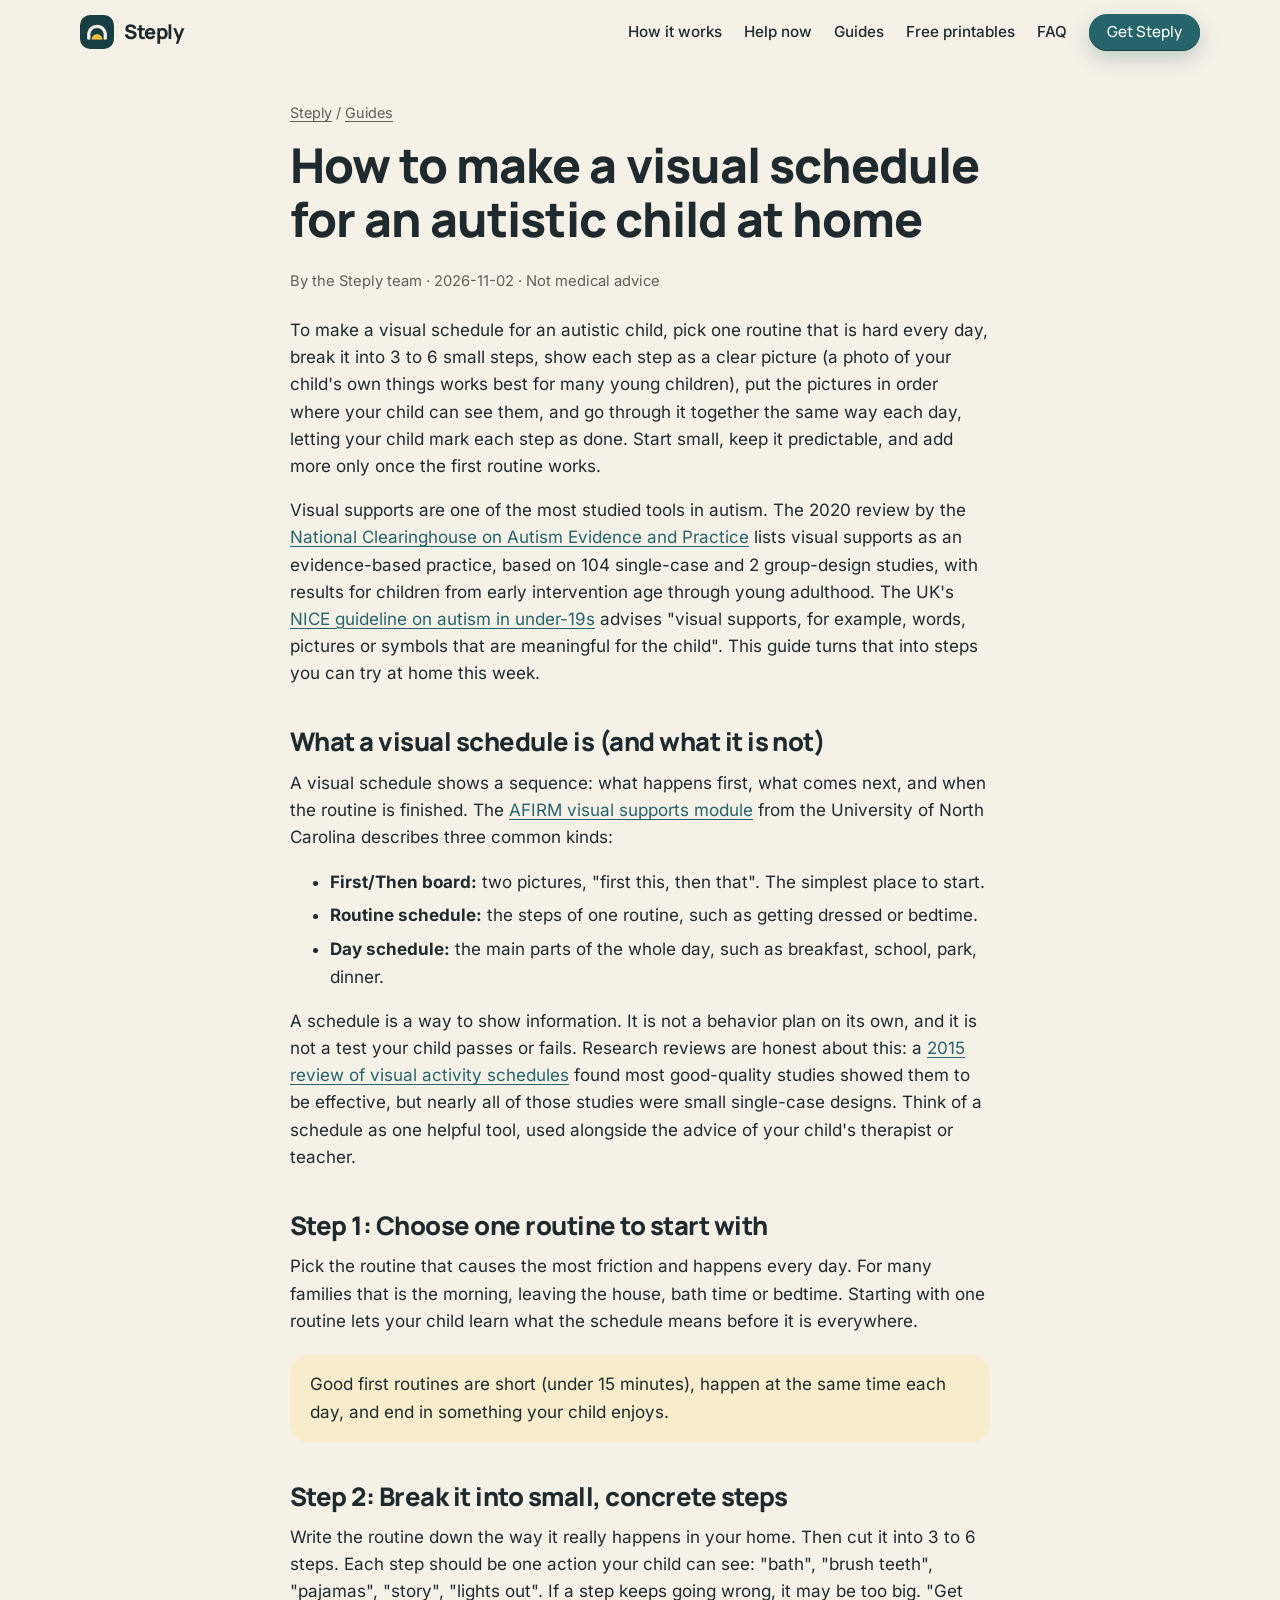
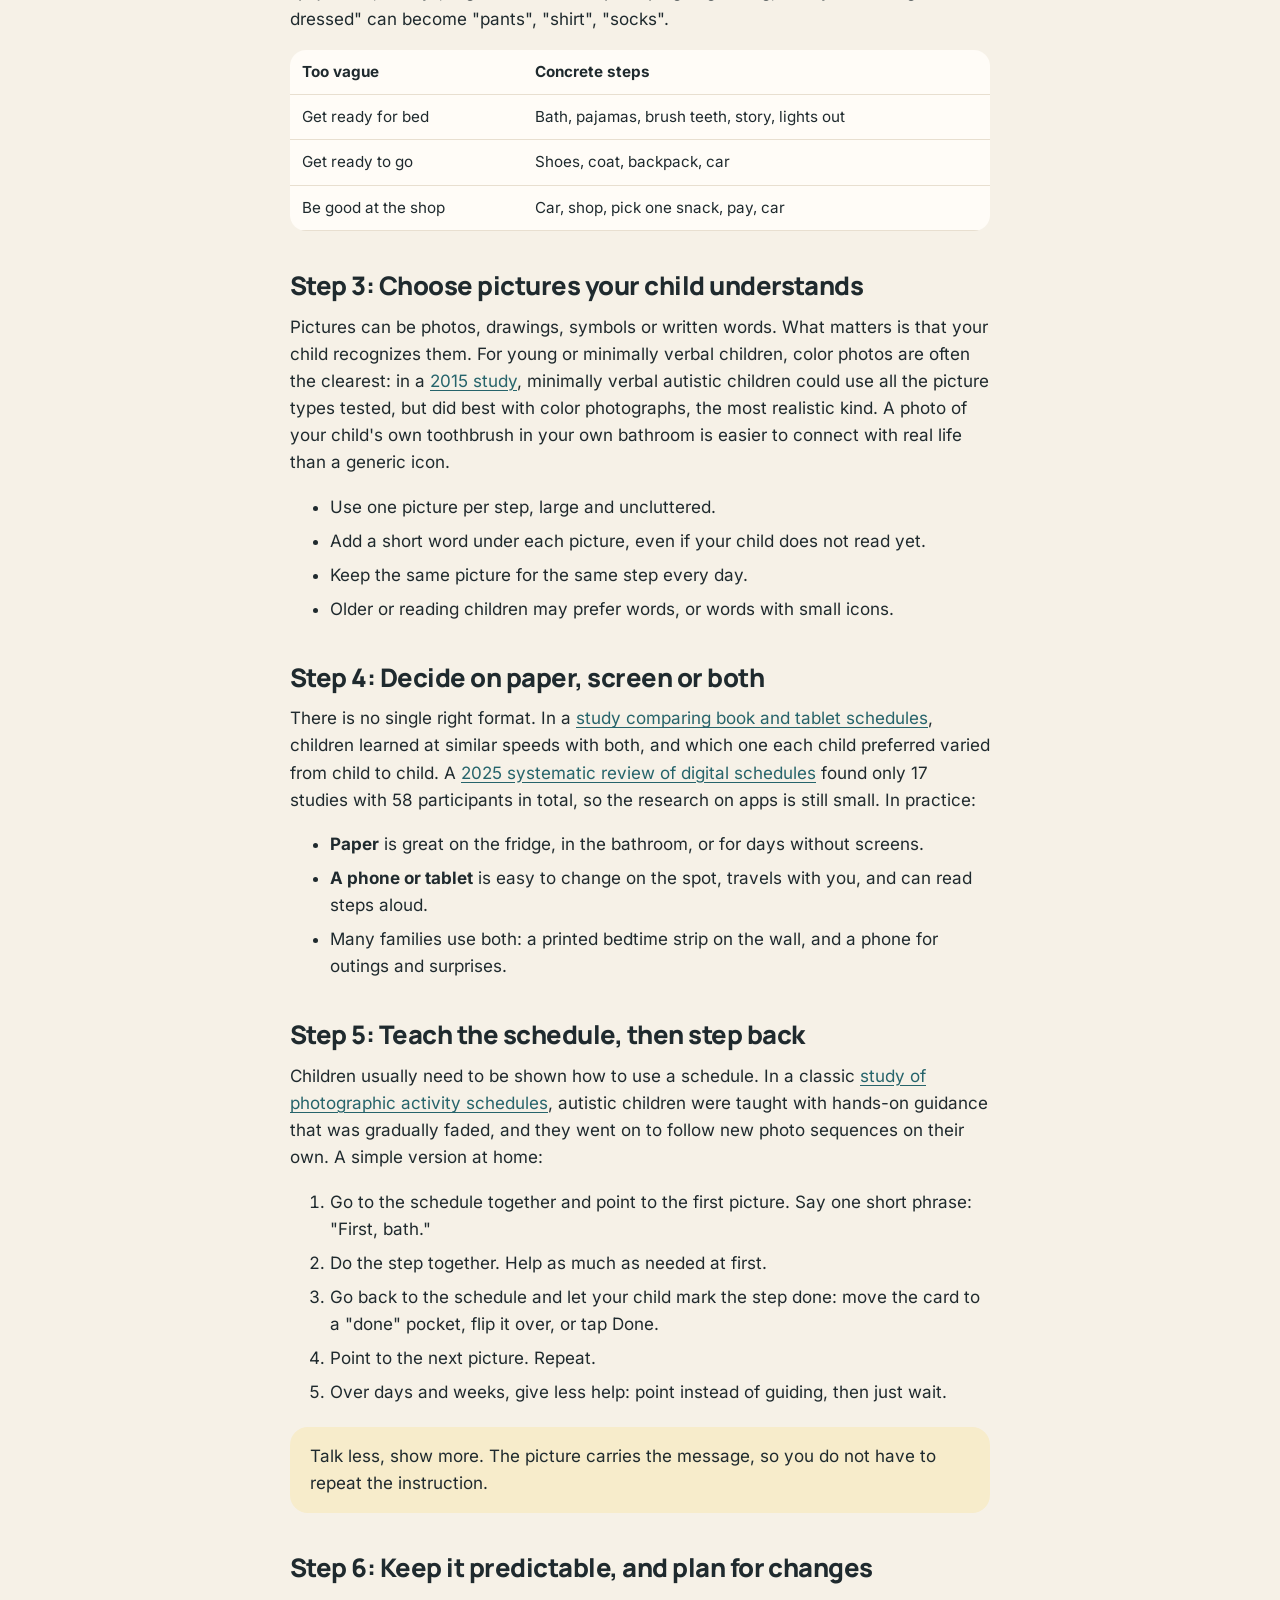
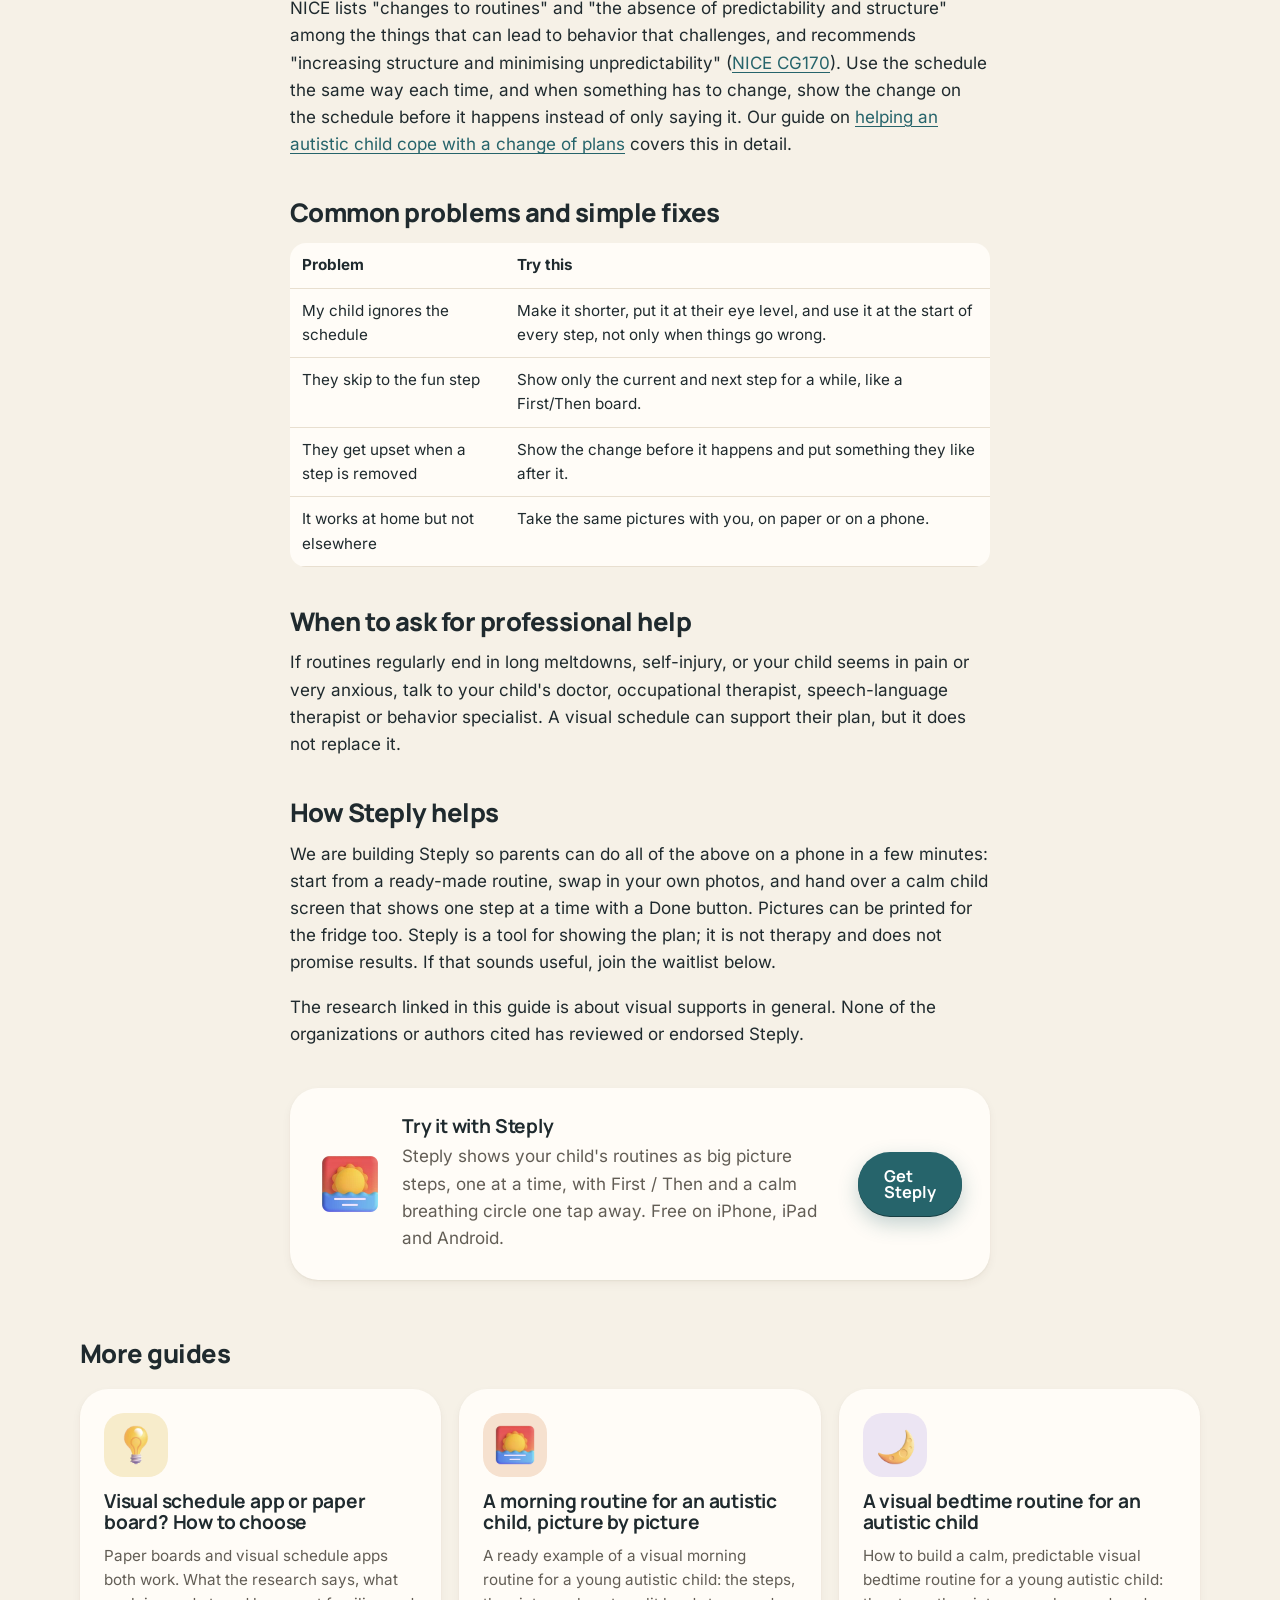
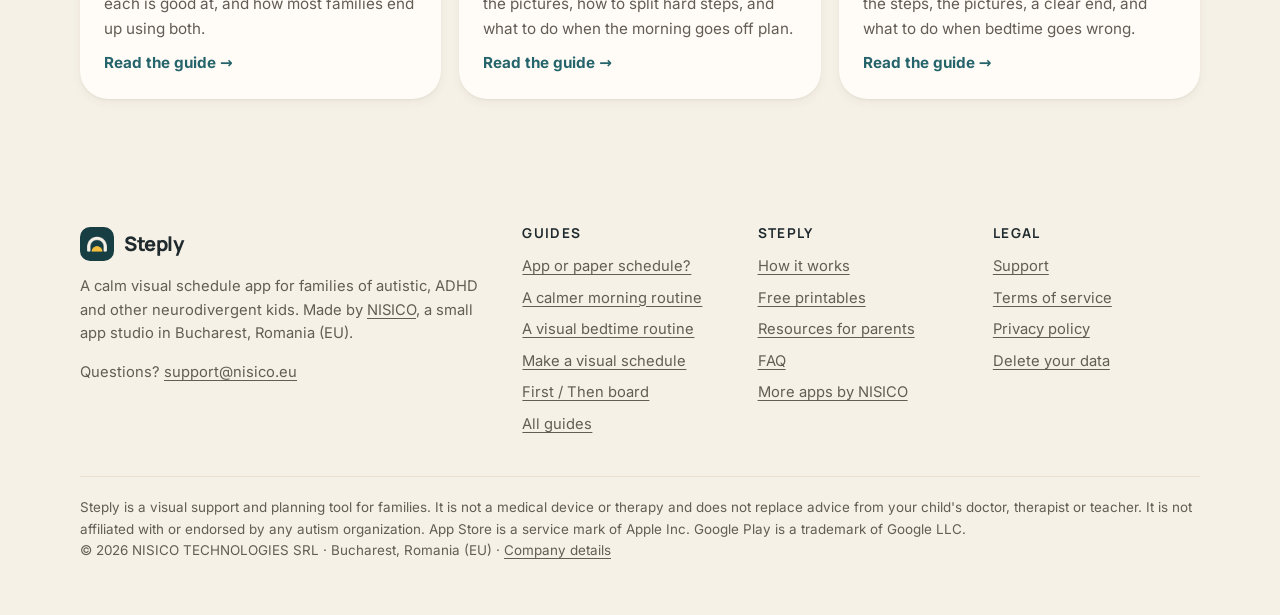
<file: blog/how-to-make-a-visual-schedule-for-an-autistic-child/index.html>
<!doctype html>
<html lang="en-US">
<head>
<meta charset="utf-8">
<meta name="viewport" content="width=device-width, initial-scale=1, viewport-fit=cover">
<title>How to make a visual schedule for an autistic child at home | Steply</title>
<meta name="description" content="A step-by-step guide for parents: choose a routine, break it into steps, pick pictures your child understands, and teach the schedule so it sticks.">
<link rel="canonical" href="https://steply.nisico.eu/blog/how-to-make-a-visual-schedule-for-an-autistic-child/">
<meta name="robots" content="index, follow, max-image-preview:large">
<meta name="theme-color" content="#F6F1E7" media="(prefers-color-scheme: light)">
<meta name="theme-color" content="#10242C" media="(prefers-color-scheme: dark)">
<meta property="og:type" content="article"><meta property="og:site_name" content="Steply">
<meta property="og:title" content="How to make a visual schedule for an autistic child at home | Steply"><meta property="og:description" content="A step-by-step guide for parents: choose a routine, break it into steps, pick pictures your child understands, and teach the schedule so it sticks.">
<meta property="og:url" content="https://steply.nisico.eu/blog/how-to-make-a-visual-schedule-for-an-autistic-child/"><meta property="og:image" content="https://steply.nisico.eu/assets/og.jpg">
<meta property="og:image:width" content="1200"><meta property="og:image:height" content="630">
<meta name="twitter:card" content="summary_large_image">
<link rel="icon" href="/assets/favicon.svg" type="image/svg+xml"><link rel="apple-touch-icon" href="/assets/apple-touch-icon.png">
<link rel="preload" href="/assets/fonts/manrope-latin-wght.woff2" as="font" type="font/woff2" crossorigin>
<link rel="preload" href="/assets/fonts/inter-latin-wght.woff2" as="font" type="font/woff2" crossorigin>
<link rel="stylesheet" href="/assets/site.css?v=2026-11-04">
<script type="application/ld+json">{"@context": "https://schema.org", "@type": "Article", "headline": "How to make a visual schedule for an autistic child at home", "description": "A step-by-step guide for parents: choose a routine, break it into steps, pick pictures your child understands, and teach the schedule so it sticks.", "datePublished": "2026-11-02", "dateModified": "2026-11-02", "author": {"@type": "Organization", "name": "The Steply team at NISICO", "url": "https://nisico.eu/"}, "publisher": {"@type": "Organization", "name": "NISICO TECHNOLOGIES SRL", "alternateName": "NISICO", "url": "https://nisico.eu/", "email": "support@nisico.eu", "address": {"@type": "PostalAddress", "addressLocality": "Bucharest", "addressCountry": "RO"}}, "mainEntityOfPage": "https://steply.nisico.eu/blog/how-to-make-a-visual-schedule-for-an-autistic-child/", "image": "https://steply.nisico.eu/assets/og.jpg"}</script>
<script type="application/ld+json">{"@context": "https://schema.org", "@type": "BreadcrumbList", "itemListElement": [{"@type": "ListItem", "position": 1, "name": "Steply", "item": "https://steply.nisico.eu/"}, {"@type": "ListItem", "position": 2, "name": "Guides", "item": "https://steply.nisico.eu/blog/"}, {"@type": "ListItem", "position": 3, "name": "How to make a visual schedule for an autistic child at home", "item": "https://steply.nisico.eu/blog/how-to-make-a-visual-schedule-for-an-autistic-child/"}]}</script>
</head>
<body>
<a class="skip" href="#main">Skip to content</a>
<header class="top"><div class="wrap">
<a class="brand" href="/"><img src="/assets/icon-96.png" alt="" width="34" height="34">Steply</a>
<nav class="nav" aria-label="Main">
<a href="/#how">How it works</a><a href="/#help-now">Help now</a><a href="/blog/">Guides</a><a href="/printables/">Free printables</a><a href="/#faq">FAQ</a>
<a class="btn" href="/#get">Get Steply</a>
</nav></div></header>
<main id="main"><article class="article">
<p class="crumbs"><a href="/">Steply</a> / <a href="/blog/">Guides</a></p>
<h1>How to make a visual schedule for an autistic child at home</h1>
<p class="meta">By the Steply team · 2026-11-02 · Not medical advice</p>
<p>To make a visual schedule for an autistic child, pick one routine that is hard every day, break it into 3 to 6 small steps, show each step as a clear picture (a photo of your child's own things works best for many young children), put the pictures in order where your child can see them, and go through it together the same way each day, letting your child mark each step as done. Start small, keep it predictable, and add more only once the first routine works.</p>

<p>Visual supports are one of the most studied tools in autism. The 2020 review by the <a href="https://ncaep.fpg.unc.edu/wp-content/uploads/EBP-Report-2020.pdf">National Clearinghouse on Autism Evidence and Practice</a> lists visual supports as an evidence-based practice, based on 104 single-case and 2 group-design studies, with results for children from early intervention age through young adulthood. The UK's <a href="https://www.nice.org.uk/guidance/cg170/chapter/Recommendations">NICE guideline on autism in under-19s</a> advises "visual supports, for example, words, pictures or symbols that are meaningful for the child". This guide turns that into steps you can try at home this week.</p>

<h2>What a visual schedule is (and what it is not)</h2>
<p>A visual schedule shows a sequence: what happens first, what comes next, and when the routine is finished. The <a href="https://afirm.fpg.unc.edu/wp-content/uploads/Visual-Supports-Brief-Packet.pdf">AFIRM visual supports module</a> from the University of North Carolina describes three common kinds:</p>
<ul>
<li><strong>First/Then board:</strong> two pictures, "first this, then that". The simplest place to start.</li>
<li><strong>Routine schedule:</strong> the steps of one routine, such as getting dressed or bedtime.</li>
<li><strong>Day schedule:</strong> the main parts of the whole day, such as breakfast, school, park, dinner.</li>
</ul>
<p>A schedule is a way to show information. It is not a behavior plan on its own, and it is not a test your child passes or fails. Research reviews are honest about this: a <a href="https://link.springer.com/article/10.1007/s10803-014-2201-z">2015 review of visual activity schedules</a> found most good-quality studies showed them to be effective, but nearly all of those studies were small single-case designs. Think of a schedule as one helpful tool, used alongside the advice of your child's therapist or teacher.</p>

<h2>Step 1: Choose one routine to start with</h2>
<p>Pick the routine that causes the most friction and happens every day. For many families that is the morning, leaving the house, bath time or bedtime. Starting with one routine lets your child learn what the schedule means before it is everywhere.</p>
<div class="callout">Good first routines are short (under 15 minutes), happen at the same time each day, and end in something your child enjoys.</div>

<h2>Step 2: Break it into small, concrete steps</h2>
<p>Write the routine down the way it really happens in your home. Then cut it into 3 to 6 steps. Each step should be one action your child can see: "bath", "brush teeth", "pajamas", "story", "lights out". If a step keeps going wrong, it may be too big. "Get dressed" can become "pants", "shirt", "socks".</p>
<table>
<thead><tr><th>Too vague</th><th>Concrete steps</th></tr></thead>
<tbody>
<tr><td>Get ready for bed</td><td>Bath, pajamas, brush teeth, story, lights out</td></tr>
<tr><td>Get ready to go</td><td>Shoes, coat, backpack, car</td></tr>
<tr><td>Be good at the shop</td><td>Car, shop, pick one snack, pay, car</td></tr>
</tbody>
</table>

<h2>Step 3: Choose pictures your child understands</h2>
<p>Pictures can be photos, drawings, symbols or written words. What matters is that your child recognizes them. For young or minimally verbal children, color photos are often the clearest: in a <a href="https://pubmed.ncbi.nlm.nih.gov/24916452/">2015 study</a>, minimally verbal autistic children could use all the picture types tested, but did best with color photographs, the most realistic kind. A photo of your child's own toothbrush in your own bathroom is easier to connect with real life than a generic icon.</p>
<ul>
<li>Use one picture per step, large and uncluttered.</li>
<li>Add a short word under each picture, even if your child does not read yet.</li>
<li>Keep the same picture for the same step every day.</li>
<li>Older or reading children may prefer words, or words with small icons.</li>
</ul>

<h2>Step 4: Decide on paper, screen or both</h2>
<p>There is no single right format. In a <a href="https://pubmed.ncbi.nlm.nih.gov/28452230/">study comparing book and tablet schedules</a>, children learned at similar speeds with both, and which one each child preferred varied from child to child. A <a href="https://pubmed.ncbi.nlm.nih.gov/40392102/">2025 systematic review of digital schedules</a> found only 17 studies with 58 participants in total, so the research on apps is still small. In practice:</p>
<ul>
<li><strong>Paper</strong> is great on the fridge, in the bathroom, or for days without screens.</li>
<li><strong>A phone or tablet</strong> is easy to change on the spot, travels with you, and can read steps aloud.</li>
<li>Many families use both: a printed bedtime strip on the wall, and a phone for outings and surprises.</li>
</ul>

<h2>Step 5: Teach the schedule, then step back</h2>
<p>Children usually need to be shown how to use a schedule. In a classic <a href="https://pmc.ncbi.nlm.nih.gov/articles/PMC1297722/">study of photographic activity schedules</a>, autistic children were taught with hands-on guidance that was gradually faded, and they went on to follow new photo sequences on their own. A simple version at home:</p>
<ol>
<li>Go to the schedule together and point to the first picture. Say one short phrase: "First, bath."</li>
<li>Do the step together. Help as much as needed at first.</li>
<li>Go back to the schedule and let your child mark the step done: move the card to a "done" pocket, flip it over, or tap Done.</li>
<li>Point to the next picture. Repeat.</li>
<li>Over days and weeks, give less help: point instead of guiding, then just wait.</li>
</ol>
<div class="callout">Talk less, show more. The picture carries the message, so you do not have to repeat the instruction.</div>

<h2>Step 6: Keep it predictable, and plan for changes</h2>
<p>NICE lists "changes to routines" and "the absence of predictability and structure" among the things that can lead to behavior that challenges, and recommends "increasing structure and minimising unpredictability" (<a href="https://www.nice.org.uk/guidance/cg170/chapter/Recommendations">NICE CG170</a>). Use the schedule the same way each time, and when something has to change, show the change on the schedule before it happens instead of only saying it. Our guide on <a href="/steply/guides/autistic-child-change-of-plans/">helping an autistic child cope with a change of plans</a> covers this in detail.</p>

<h2>Common problems and simple fixes</h2>
<table>
<thead><tr><th>Problem</th><th>Try this</th></tr></thead>
<tbody>
<tr><td>My child ignores the schedule</td><td>Make it shorter, put it at their eye level, and use it at the start of every step, not only when things go wrong.</td></tr>
<tr><td>They skip to the fun step</td><td>Show only the current and next step for a while, like a First/Then board.</td></tr>
<tr><td>They get upset when a step is removed</td><td>Show the change before it happens and put something they like after it.</td></tr>
<tr><td>It works at home but not elsewhere</td><td>Take the same pictures with you, on paper or on a phone.</td></tr>
</tbody>
</table>

<h2>When to ask for professional help</h2>
<p>If routines regularly end in long meltdowns, self-injury, or your child seems in pain or very anxious, talk to your child's doctor, occupational therapist, speech-language therapist or behavior specialist. A visual schedule can support their plan, but it does not replace it.</p>

<h2>How Steply helps</h2>
<p>We are building Steply so parents can do all of the above on a phone in a few minutes: start from a ready-made routine, swap in your own photos, and hand over a calm child screen that shows one step at a time with a Done button. Pictures can be printed for the fridge too. Steply is a tool for showing the plan; it is not therapy and does not promise results. If that sounds useful, join the waitlist below.</p>
<p>The research linked in this guide is about visual supports in general. None of the organizations or authors cited has reviewed or endorsed Steply.</p>
<div class="cta-card"><img src="/assets/emoji/sunrise.webp" alt="" width="64" height="64" loading="lazy" decoding="async"><div><h3 style="margin:0 0 6px">Try it with Steply</h3><p style="margin:0;color:var(--muted)">Steply shows your child's routines as big picture steps, one at a time, with First / Then and a calm breathing circle one tap away. Free on iPhone, iPad and Android.</p></div><a class="btn" href="/#get">Get Steply</a></div>
</article>
<section style="padding-top:20px"><div class="wrap"><h2 style="font-size:1.6rem">More guides</h2><div class="posts" style="margin-top:20px"><a class="post rv" href="/blog/visual-schedule-app-or-paper/"><div class="tile t-butter"><img src="/assets/emoji/light_bulb.webp" alt="" width="44" height="44" loading="lazy" decoding="async"></div><h3>Visual schedule app or paper board? How to choose</h3><p>Paper boards and visual schedule apps both work. What the research says, what each is good at, and how most families end up using both.</p><span class="more">Read the guide →</span></a><a class="post rv" href="/blog/morning-routine-for-autistic-child/"><div class="tile t-peach"><img src="/assets/emoji/sunrise.webp" alt="" width="44" height="44" loading="lazy" decoding="async"></div><h3>A morning routine for an autistic child, picture by picture</h3><p>A ready example of a visual morning routine for a young autistic child: the steps, the pictures, how to split hard steps, and what to do when the morning goes off plan.</p><span class="more">Read the guide →</span></a><a class="post rv" href="/blog/bedtime-routine-for-autistic-child/"><div class="tile t-lav"><img src="/assets/emoji/crescent_moon.webp" alt="" width="44" height="44" loading="lazy" decoding="async"></div><h3>A visual bedtime routine for an autistic child</h3><p>How to build a calm, predictable visual bedtime routine for a young autistic child: the steps, the pictures, a clear end, and what to do when bedtime goes wrong.</p><span class="more">Read the guide →</span></a></div></div></section>
</main><footer><div class="wrap">
<div class="cols">
<div><a class="brand" href="/"><img src="/assets/icon-96.png" alt="" width="34" height="34">Steply</a>
<p style="margin-top:14px">A calm visual schedule app for families of autistic, ADHD and other neurodivergent kids. Made by <a href="https://nisico.eu/">NISICO</a>, a small app studio in Bucharest, Romania (EU).</p>
<p>Questions? <a href="mailto:support@nisico.eu">support@nisico.eu</a></p></div>
<div><h4>Guides</h4><ul><li><a href="/blog/visual-schedule-app-or-paper/">App or paper schedule?</a></li><li><a href="/blog/morning-routine-for-autistic-child/">A calmer morning routine</a></li><li><a href="/blog/bedtime-routine-for-autistic-child/">A visual bedtime routine</a></li><li><a href="/blog/how-to-make-a-visual-schedule-for-an-autistic-child/">Make a visual schedule</a></li><li><a href="/blog/first-then-board/">First / Then board</a></li><li><a href="/blog/">All guides</a></li></ul></div>
<div><h4>Steply</h4><ul><li><a href="/#how">How it works</a></li><li><a href="/printables/">Free printables</a></li><li><a href="/resources/">Resources for parents</a></li><li><a href="/#faq">FAQ</a></li><li><a href="https://nisico.eu/apps/">More apps by NISICO</a></li></ul></div>
<div><h4>Legal</h4><ul><li><a href="https://nisico.eu/steply/support.html">Support</a></li><li><a href="/terms.html">Terms of service</a></li><li><a href="/privacy.html">Privacy policy</a></li><li><a href="https://nisico.eu/steply/delete-data.html">Delete your data</a></li></ul></div>
</div>
<p class="legal">Steply is a visual support and planning tool for families. It is not a medical device or therapy and does not replace advice from your child's doctor, therapist or teacher. It is not affiliated with or endorsed by any autism organization. App Store is a service mark of Apple Inc. Google Play is a trademark of Google LLC.<br>© 2026 NISICO TECHNOLOGIES SRL · Bucharest, Romania (EU) · <a href="https://nisico.eu/#company">Company details</a></p>
</div></footer>
<script>
document.documentElement.classList.add("js");
(function(){var io="IntersectionObserver" in window?new IntersectionObserver(function(es){es.forEach(function(e){if(e.isIntersecting){e.target.classList.add("in");io.unobserve(e.target)}})},{rootMargin:"0px 0px -8% 0px"}):null;
document.querySelectorAll(".rv").forEach(function(el){io?io.observe(el):el.classList.add("in")});
document.querySelectorAll("form[data-wl]").forEach(function(f){f.addEventListener("submit",function(ev){ev.preventDefault();var ok=f.nextElementSibling;
fetch(f.action,{method:"POST",body:new FormData(f),headers:{Accept:"application/json"}}).then(function(r){if(!r.ok)throw 0;f.style.display="none";ok.style.display="block"}).catch(function(){location.href="mailto:support@nisico.eu?subject=Steply%20launch%20email"})})});})();
</script>
</body></html>
</file>
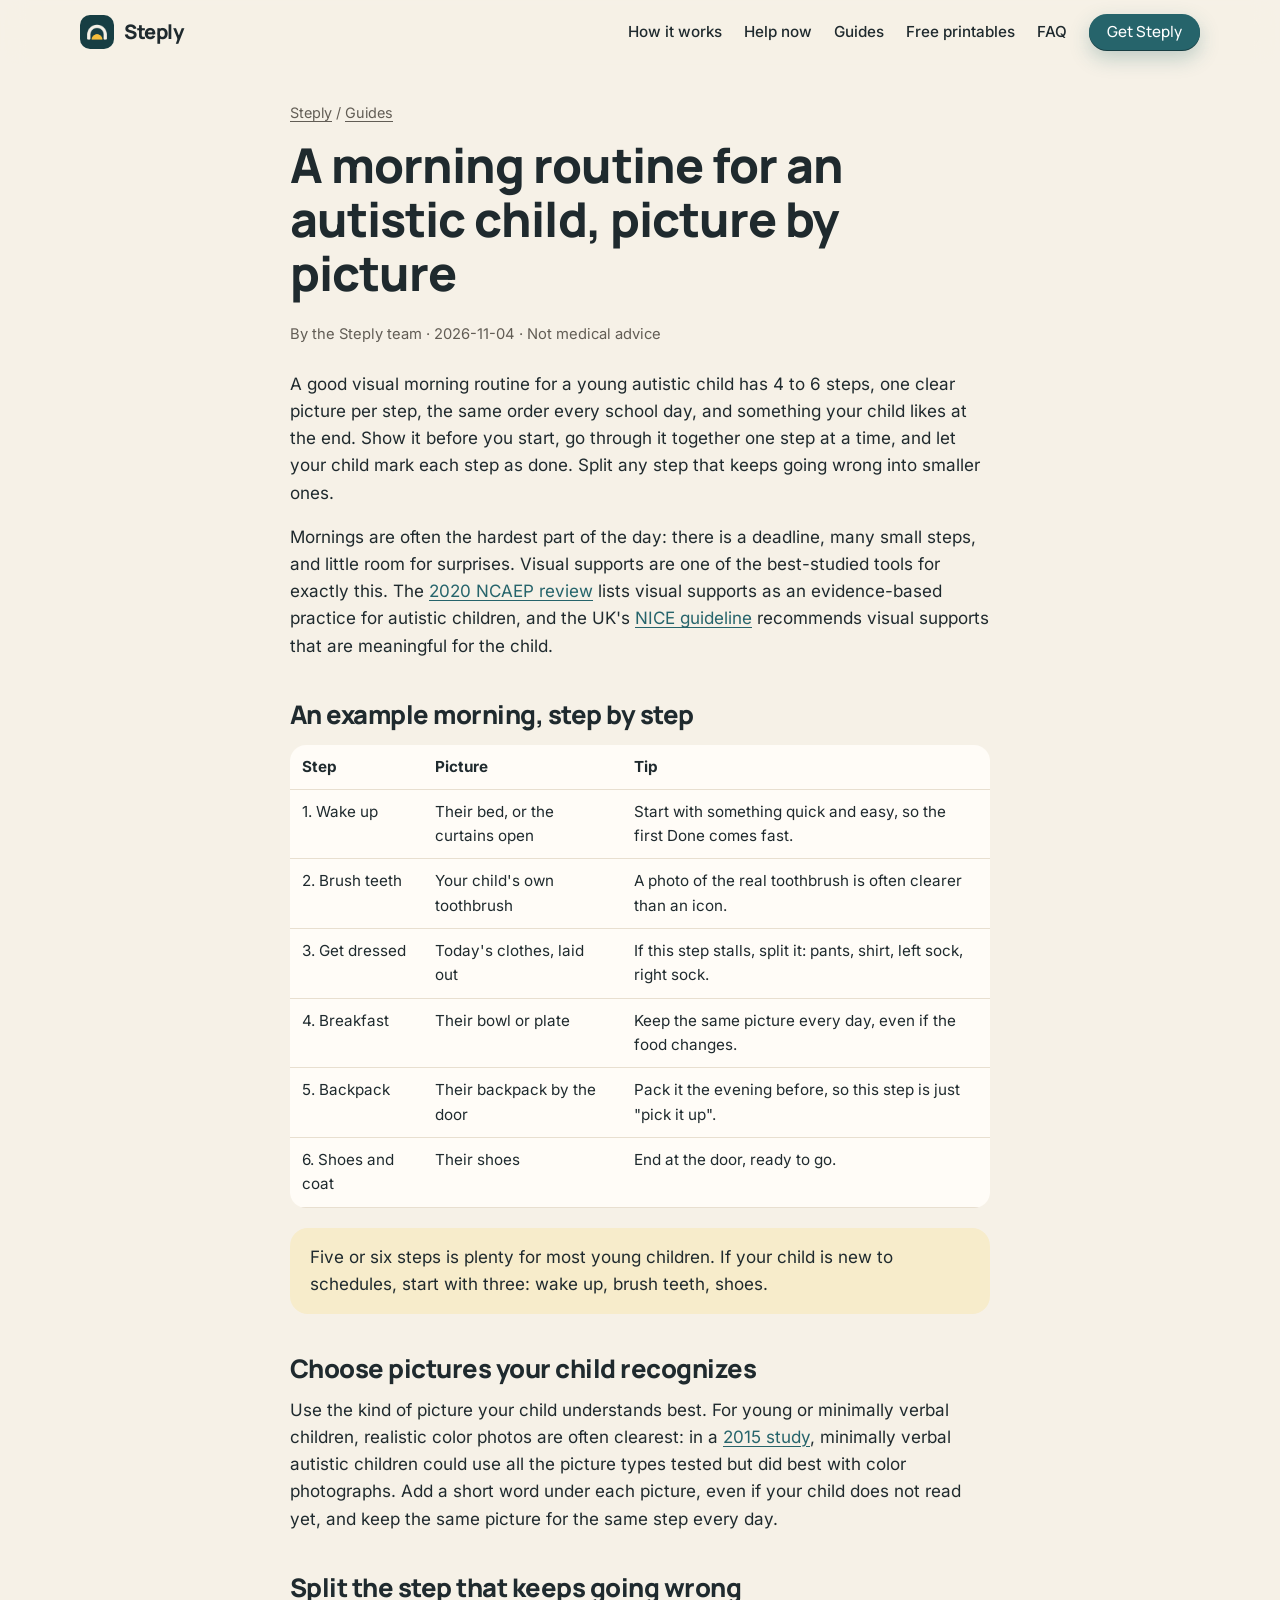
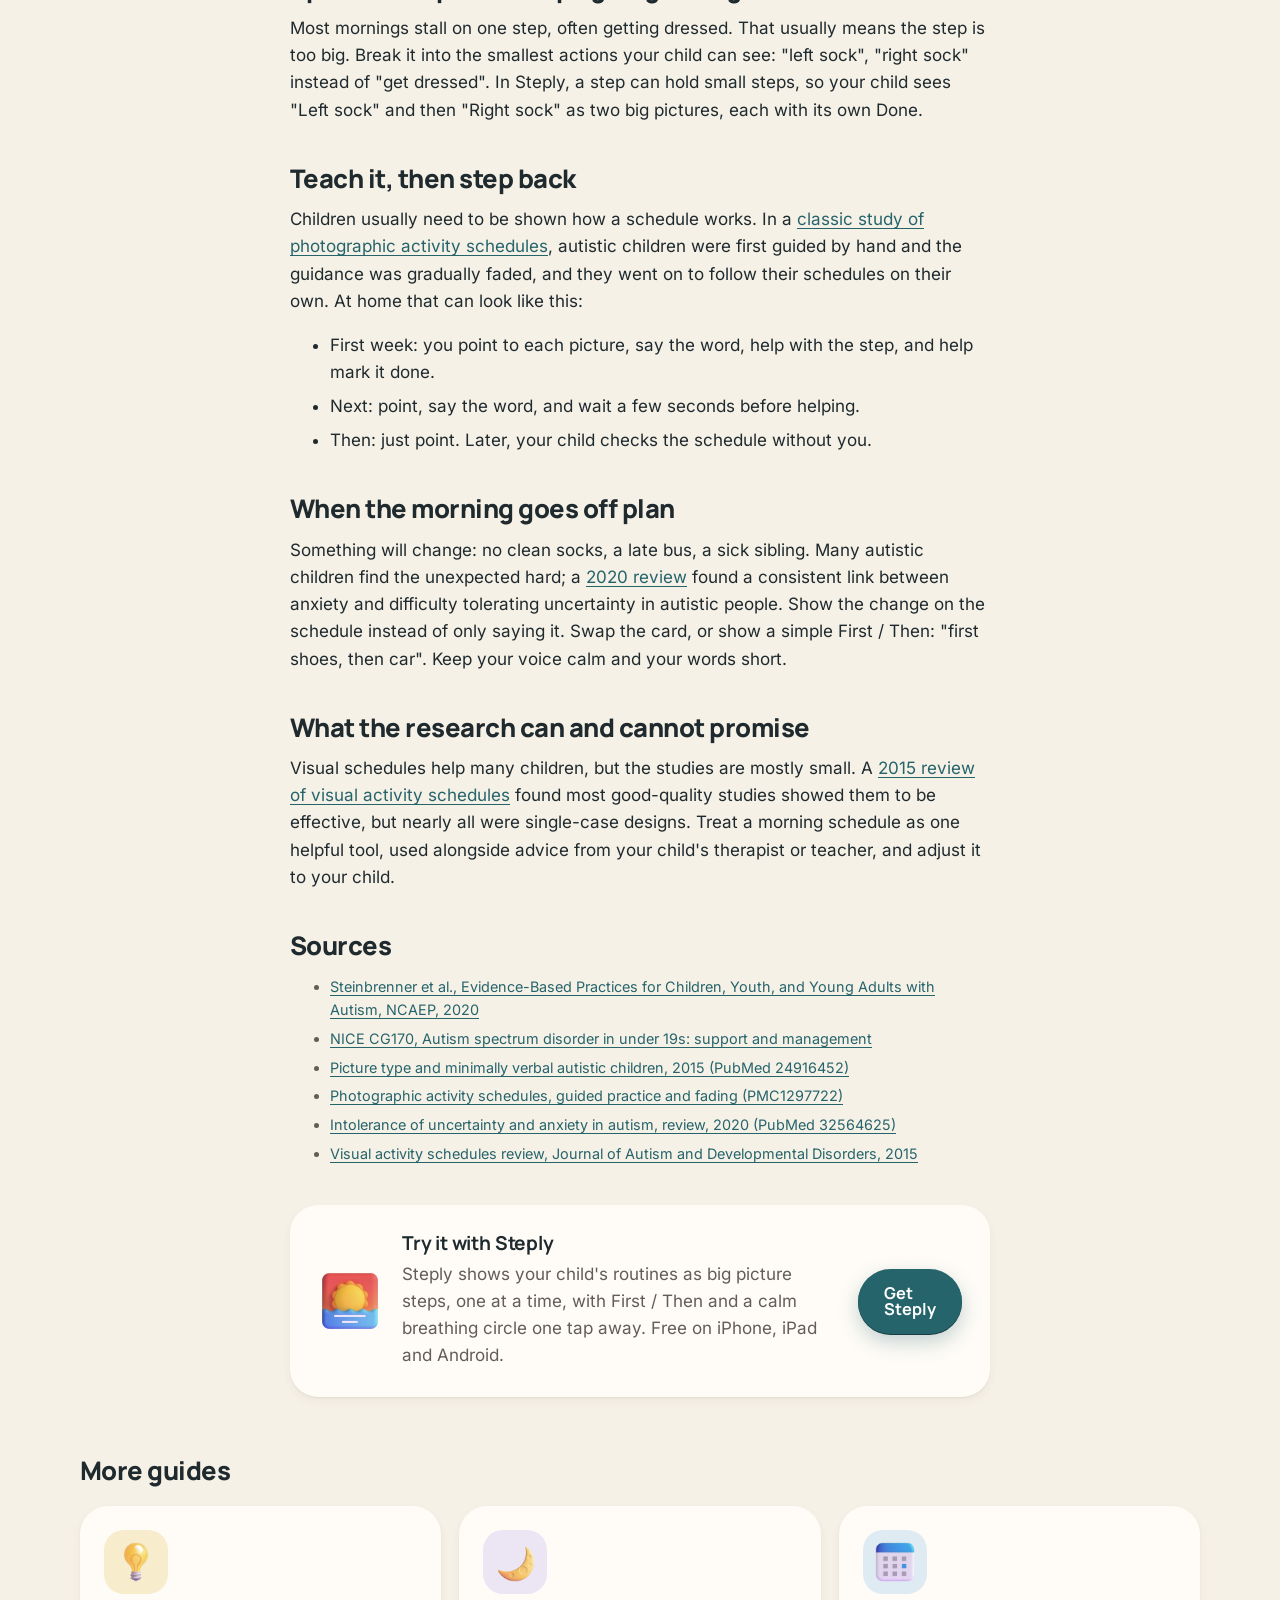
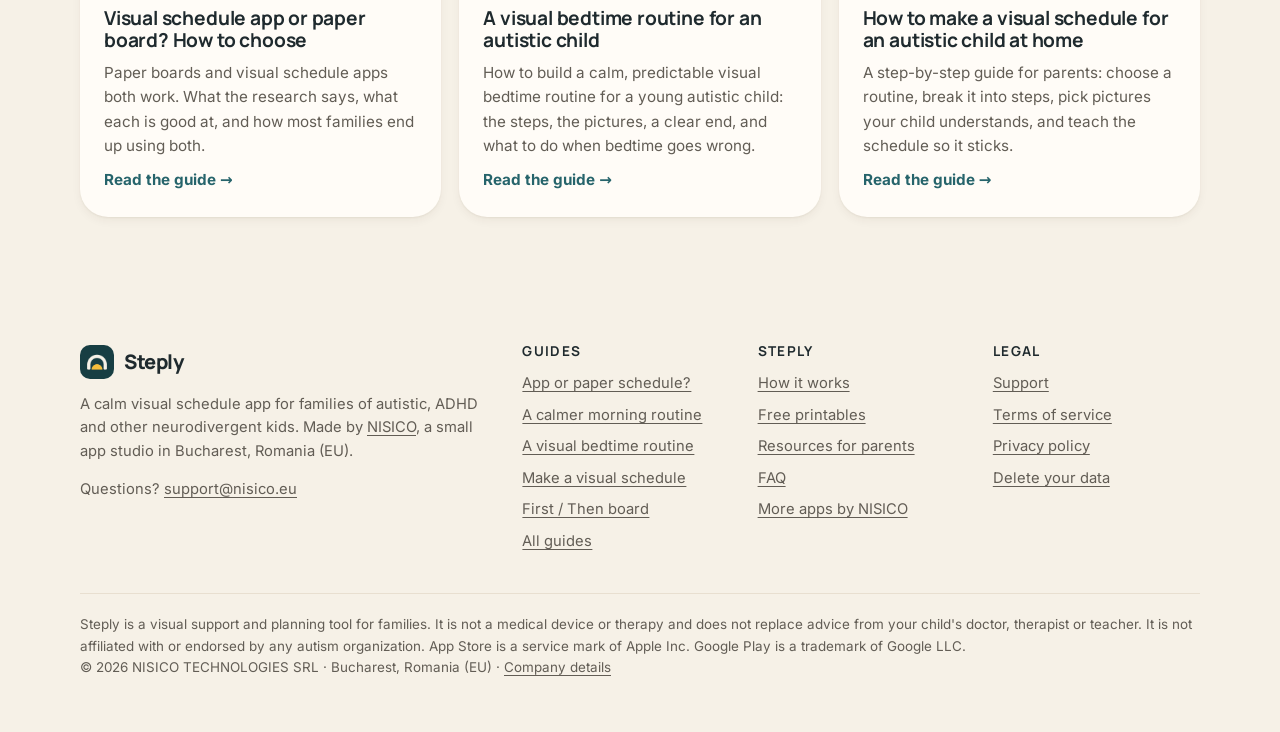
<file: blog/morning-routine-for-autistic-child/index.html>
<!doctype html>
<html lang="en-US">
<head>
<meta charset="utf-8">
<meta name="viewport" content="width=device-width, initial-scale=1, viewport-fit=cover">
<title>Morning routine for an autistic child: a picture-by-picture visual schedule | Steply</title>
<meta name="description" content="A ready example of a visual morning routine for a young autistic child: the steps, the pictures, how to split hard steps, and what to do when the morning goes off plan.">
<link rel="canonical" href="https://steply.nisico.eu/blog/morning-routine-for-autistic-child/">
<meta name="robots" content="index, follow, max-image-preview:large">
<meta name="theme-color" content="#F6F1E7" media="(prefers-color-scheme: light)">
<meta name="theme-color" content="#10242C" media="(prefers-color-scheme: dark)">
<meta property="og:type" content="article"><meta property="og:site_name" content="Steply">
<meta property="og:title" content="Morning routine for an autistic child: a picture-by-picture visual schedule | Steply"><meta property="og:description" content="A ready example of a visual morning routine for a young autistic child: the steps, the pictures, how to split hard steps, and what to do when the morning goes off plan.">
<meta property="og:url" content="https://steply.nisico.eu/blog/morning-routine-for-autistic-child/"><meta property="og:image" content="https://steply.nisico.eu/assets/og.jpg">
<meta property="og:image:width" content="1200"><meta property="og:image:height" content="630">
<meta name="twitter:card" content="summary_large_image">
<link rel="icon" href="/assets/favicon.svg" type="image/svg+xml"><link rel="apple-touch-icon" href="/assets/apple-touch-icon.png">
<link rel="preload" href="/assets/fonts/manrope-latin-wght.woff2" as="font" type="font/woff2" crossorigin>
<link rel="preload" href="/assets/fonts/inter-latin-wght.woff2" as="font" type="font/woff2" crossorigin>
<link rel="stylesheet" href="/assets/site.css?v=2026-11-04">
<script type="application/ld+json">{"@context": "https://schema.org", "@type": "Article", "headline": "A morning routine for an autistic child, picture by picture", "description": "A ready example of a visual morning routine for a young autistic child: the steps, the pictures, how to split hard steps, and what to do when the morning goes off plan.", "datePublished": "2026-11-04", "dateModified": "2026-11-04", "author": {"@type": "Organization", "name": "The Steply team at NISICO", "url": "https://nisico.eu/"}, "publisher": {"@type": "Organization", "name": "NISICO TECHNOLOGIES SRL", "alternateName": "NISICO", "url": "https://nisico.eu/", "email": "support@nisico.eu", "address": {"@type": "PostalAddress", "addressLocality": "Bucharest", "addressCountry": "RO"}}, "mainEntityOfPage": "https://steply.nisico.eu/blog/morning-routine-for-autistic-child/", "image": "https://steply.nisico.eu/assets/og.jpg"}</script>
<script type="application/ld+json">{"@context": "https://schema.org", "@type": "BreadcrumbList", "itemListElement": [{"@type": "ListItem", "position": 1, "name": "Steply", "item": "https://steply.nisico.eu/"}, {"@type": "ListItem", "position": 2, "name": "Guides", "item": "https://steply.nisico.eu/blog/"}, {"@type": "ListItem", "position": 3, "name": "A morning routine for an autistic child, picture by picture", "item": "https://steply.nisico.eu/blog/morning-routine-for-autistic-child/"}]}</script>
</head>
<body>
<a class="skip" href="#main">Skip to content</a>
<header class="top"><div class="wrap">
<a class="brand" href="/"><img src="/assets/icon-96.png" alt="" width="34" height="34">Steply</a>
<nav class="nav" aria-label="Main">
<a href="/#how">How it works</a><a href="/#help-now">Help now</a><a href="/blog/">Guides</a><a href="/printables/">Free printables</a><a href="/#faq">FAQ</a>
<a class="btn" href="/#get">Get Steply</a>
</nav></div></header>
<main id="main"><article class="article">
<p class="crumbs"><a href="/">Steply</a> / <a href="/blog/">Guides</a></p>
<h1>A morning routine for an autistic child, picture by picture</h1>
<p class="meta">By the Steply team · 2026-11-04 · Not medical advice</p>
<p>A good visual morning routine for a young autistic child has 4 to 6 steps, one clear picture per step, the same order every school day, and something your child likes at the end. Show it before you start, go through it together one step at a time, and let your child mark each step as done. Split any step that keeps going wrong into smaller ones.</p>
<p>Mornings are often the hardest part of the day: there is a deadline, many small steps, and little room for surprises. Visual supports are one of the best-studied tools for exactly this. The <a href="https://ncaep.fpg.unc.edu/wp-content/uploads/EBP-Report-2020.pdf">2020 NCAEP review</a> lists visual supports as an evidence-based practice for autistic children, and the UK's <a href="https://www.nice.org.uk/guidance/cg170/chapter/Recommendations">NICE guideline</a> recommends visual supports that are meaningful for the child.</p>
<h2>An example morning, step by step</h2>
<table>
<thead><tr><th>Step</th><th>Picture</th><th>Tip</th></tr></thead>
<tbody>
<tr><td>1. Wake up</td><td>Their bed, or the curtains open</td><td>Start with something quick and easy, so the first Done comes fast.</td></tr>
<tr><td>2. Brush teeth</td><td>Your child's own toothbrush</td><td>A photo of the real toothbrush is often clearer than an icon.</td></tr>
<tr><td>3. Get dressed</td><td>Today's clothes, laid out</td><td>If this step stalls, split it: pants, shirt, left sock, right sock.</td></tr>
<tr><td>4. Breakfast</td><td>Their bowl or plate</td><td>Keep the same picture every day, even if the food changes.</td></tr>
<tr><td>5. Backpack</td><td>Their backpack by the door</td><td>Pack it the evening before, so this step is just "pick it up".</td></tr>
<tr><td>6. Shoes and coat</td><td>Their shoes</td><td>End at the door, ready to go.</td></tr>
</tbody>
</table>
<div class="callout">Five or six steps is plenty for most young children. If your child is new to schedules, start with three: wake up, brush teeth, shoes.</div>
<h2>Choose pictures your child recognizes</h2>
<p>Use the kind of picture your child understands best. For young or minimally verbal children, realistic color photos are often clearest: in a <a href="https://pubmed.ncbi.nlm.nih.gov/24916452/">2015 study</a>, minimally verbal autistic children could use all the picture types tested but did best with color photographs. Add a short word under each picture, even if your child does not read yet, and keep the same picture for the same step every day.</p>
<h2>Split the step that keeps going wrong</h2>
<p>Most mornings stall on one step, often getting dressed. That usually means the step is too big. Break it into the smallest actions your child can see: "left sock", "right sock" instead of "get dressed". In Steply, a step can hold small steps, so your child sees "Left sock" and then "Right sock" as two big pictures, each with its own Done.</p>
<h2>Teach it, then step back</h2>
<p>Children usually need to be shown how a schedule works. In a <a href="https://pmc.ncbi.nlm.nih.gov/articles/PMC1297722/">classic study of photographic activity schedules</a>, autistic children were first guided by hand and the guidance was gradually faded, and they went on to follow their schedules on their own. At home that can look like this:</p>
<ul>
<li>First week: you point to each picture, say the word, help with the step, and help mark it done.</li>
<li>Next: point, say the word, and wait a few seconds before helping.</li>
<li>Then: just point. Later, your child checks the schedule without you.</li>
</ul>
<h2>When the morning goes off plan</h2>
<p>Something will change: no clean socks, a late bus, a sick sibling. Many autistic children find the unexpected hard; a <a href="https://pubmed.ncbi.nlm.nih.gov/32564625/">2020 review</a> found a consistent link between anxiety and difficulty tolerating uncertainty in autistic people. Show the change on the schedule instead of only saying it. Swap the card, or show a simple First / Then: "first shoes, then car". Keep your voice calm and your words short.</p>
<h2>What the research can and cannot promise</h2>
<p>Visual schedules help many children, but the studies are mostly small. A <a href="https://link.springer.com/article/10.1007/s10803-014-2201-z">2015 review of visual activity schedules</a> found most good-quality studies showed them to be effective, but nearly all were single-case designs. Treat a morning schedule as one helpful tool, used alongside advice from your child's therapist or teacher, and adjust it to your child.</p>
<h2>Sources</h2>
<ul class="sources">
<li><a href="https://ncaep.fpg.unc.edu/wp-content/uploads/EBP-Report-2020.pdf">Steinbrenner et al., Evidence-Based Practices for Children, Youth, and Young Adults with Autism, NCAEP, 2020</a></li>
<li><a href="https://www.nice.org.uk/guidance/cg170/chapter/Recommendations">NICE CG170, Autism spectrum disorder in under 19s: support and management</a></li>
<li><a href="https://pubmed.ncbi.nlm.nih.gov/24916452/">Picture type and minimally verbal autistic children, 2015 (PubMed 24916452)</a></li>
<li><a href="https://pmc.ncbi.nlm.nih.gov/articles/PMC1297722/">Photographic activity schedules, guided practice and fading (PMC1297722)</a></li>
<li><a href="https://pubmed.ncbi.nlm.nih.gov/32564625/">Intolerance of uncertainty and anxiety in autism, review, 2020 (PubMed 32564625)</a></li>
<li><a href="https://link.springer.com/article/10.1007/s10803-014-2201-z">Visual activity schedules review, Journal of Autism and Developmental Disorders, 2015</a></li>
</ul>
<div class="cta-card"><img src="/assets/emoji/sunrise.webp" alt="" width="64" height="64" loading="lazy" decoding="async"><div><h3 style="margin:0 0 6px">Try it with Steply</h3><p style="margin:0;color:var(--muted)">Steply shows your child's routines as big picture steps, one at a time, with First / Then and a calm breathing circle one tap away. Free on iPhone, iPad and Android.</p></div><a class="btn" href="/#get">Get Steply</a></div>
</article>
<section style="padding-top:20px"><div class="wrap"><h2 style="font-size:1.6rem">More guides</h2><div class="posts" style="margin-top:20px"><a class="post rv" href="/blog/visual-schedule-app-or-paper/"><div class="tile t-butter"><img src="/assets/emoji/light_bulb.webp" alt="" width="44" height="44" loading="lazy" decoding="async"></div><h3>Visual schedule app or paper board? How to choose</h3><p>Paper boards and visual schedule apps both work. What the research says, what each is good at, and how most families end up using both.</p><span class="more">Read the guide →</span></a><a class="post rv" href="/blog/bedtime-routine-for-autistic-child/"><div class="tile t-lav"><img src="/assets/emoji/crescent_moon.webp" alt="" width="44" height="44" loading="lazy" decoding="async"></div><h3>A visual bedtime routine for an autistic child</h3><p>How to build a calm, predictable visual bedtime routine for a young autistic child: the steps, the pictures, a clear end, and what to do when bedtime goes wrong.</p><span class="more">Read the guide →</span></a><a class="post rv" href="/blog/how-to-make-a-visual-schedule-for-an-autistic-child/"><div class="tile t-sky"><img src="/assets/emoji/calendar.webp" alt="" width="44" height="44" loading="lazy" decoding="async"></div><h3>How to make a visual schedule for an autistic child at home</h3><p>A step-by-step guide for parents: choose a routine, break it into steps, pick pictures your child understands, and teach the schedule so it sticks.</p><span class="more">Read the guide →</span></a></div></div></section>
</main><footer><div class="wrap">
<div class="cols">
<div><a class="brand" href="/"><img src="/assets/icon-96.png" alt="" width="34" height="34">Steply</a>
<p style="margin-top:14px">A calm visual schedule app for families of autistic, ADHD and other neurodivergent kids. Made by <a href="https://nisico.eu/">NISICO</a>, a small app studio in Bucharest, Romania (EU).</p>
<p>Questions? <a href="mailto:support@nisico.eu">support@nisico.eu</a></p></div>
<div><h4>Guides</h4><ul><li><a href="/blog/visual-schedule-app-or-paper/">App or paper schedule?</a></li><li><a href="/blog/morning-routine-for-autistic-child/">A calmer morning routine</a></li><li><a href="/blog/bedtime-routine-for-autistic-child/">A visual bedtime routine</a></li><li><a href="/blog/how-to-make-a-visual-schedule-for-an-autistic-child/">Make a visual schedule</a></li><li><a href="/blog/first-then-board/">First / Then board</a></li><li><a href="/blog/">All guides</a></li></ul></div>
<div><h4>Steply</h4><ul><li><a href="/#how">How it works</a></li><li><a href="/printables/">Free printables</a></li><li><a href="/resources/">Resources for parents</a></li><li><a href="/#faq">FAQ</a></li><li><a href="https://nisico.eu/apps/">More apps by NISICO</a></li></ul></div>
<div><h4>Legal</h4><ul><li><a href="https://nisico.eu/steply/support.html">Support</a></li><li><a href="/terms.html">Terms of service</a></li><li><a href="/privacy.html">Privacy policy</a></li><li><a href="https://nisico.eu/steply/delete-data.html">Delete your data</a></li></ul></div>
</div>
<p class="legal">Steply is a visual support and planning tool for families. It is not a medical device or therapy and does not replace advice from your child's doctor, therapist or teacher. It is not affiliated with or endorsed by any autism organization. App Store is a service mark of Apple Inc. Google Play is a trademark of Google LLC.<br>© 2026 NISICO TECHNOLOGIES SRL · Bucharest, Romania (EU) · <a href="https://nisico.eu/#company">Company details</a></p>
</div></footer>
<script>
document.documentElement.classList.add("js");
(function(){var io="IntersectionObserver" in window?new IntersectionObserver(function(es){es.forEach(function(e){if(e.isIntersecting){e.target.classList.add("in");io.unobserve(e.target)}})},{rootMargin:"0px 0px -8% 0px"}):null;
document.querySelectorAll(".rv").forEach(function(el){io?io.observe(el):el.classList.add("in")});
document.querySelectorAll("form[data-wl]").forEach(function(f){f.addEventListener("submit",function(ev){ev.preventDefault();var ok=f.nextElementSibling;
fetch(f.action,{method:"POST",body:new FormData(f),headers:{Accept:"application/json"}}).then(function(r){if(!r.ok)throw 0;f.style.display="none";ok.style.display="block"}).catch(function(){location.href="mailto:support@nisico.eu?subject=Steply%20launch%20email"})})});})();
</script>
</body></html>
</file>
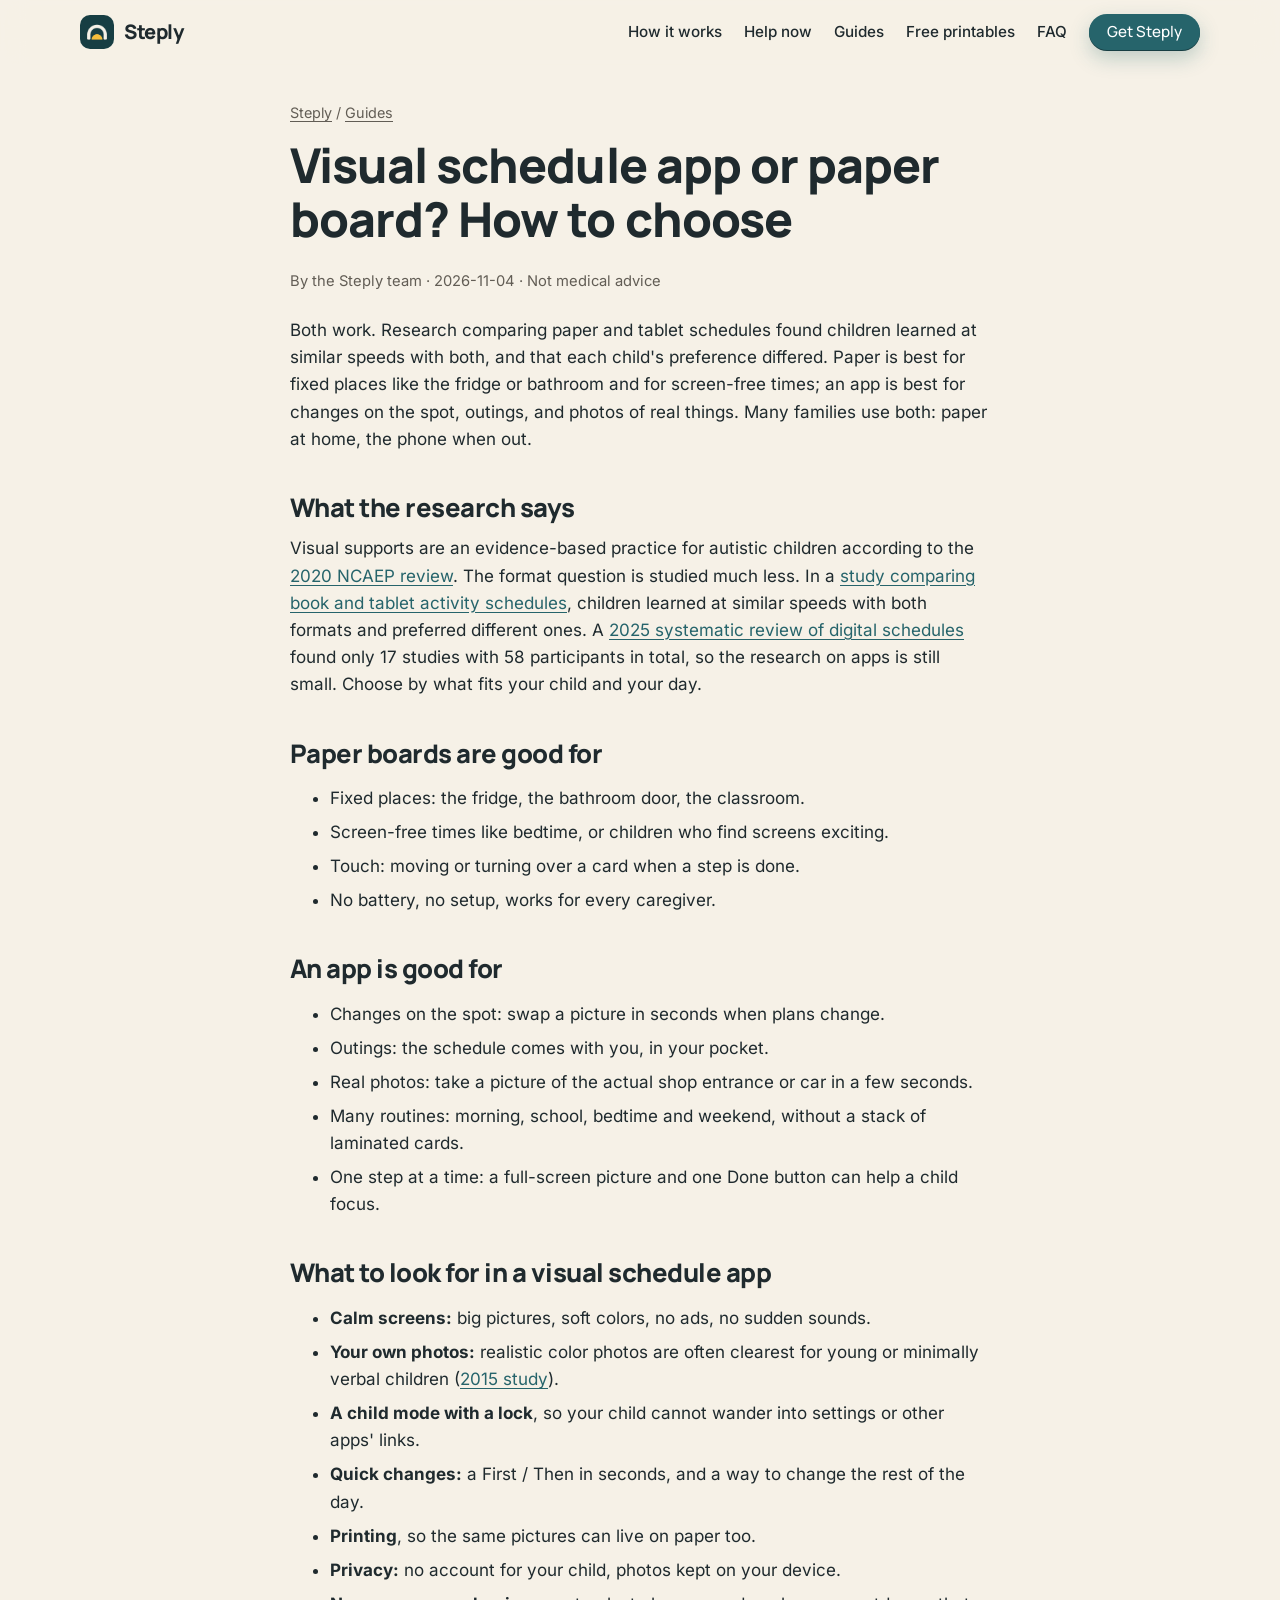
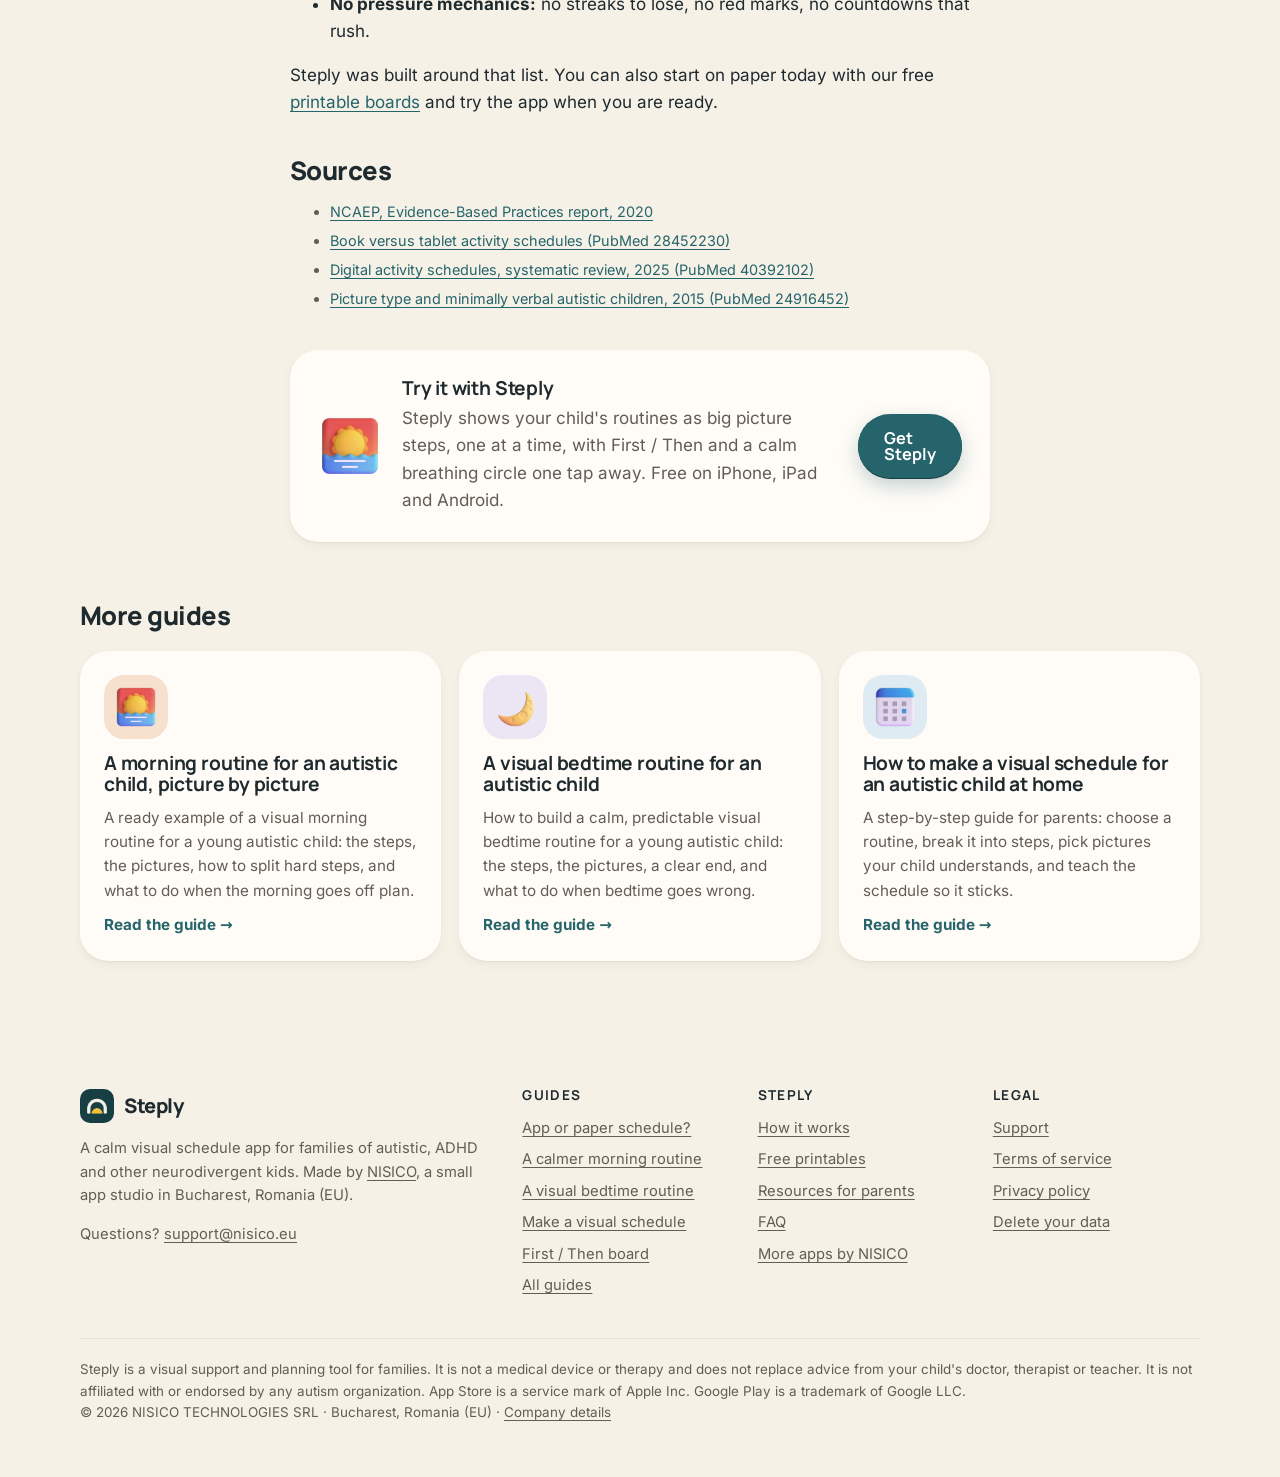
<file: blog/visual-schedule-app-or-paper/index.html>
<!doctype html>
<html lang="en-US">
<head>
<meta charset="utf-8">
<meta name="viewport" content="width=device-width, initial-scale=1, viewport-fit=cover">
<title>Visual schedule app vs paper board for autistic children: how to choose | Steply</title>
<meta name="description" content="Paper boards and visual schedule apps both work. What the research says, what each is good at, and how most families end up using both.">
<link rel="canonical" href="https://steply.nisico.eu/blog/visual-schedule-app-or-paper/">
<meta name="robots" content="index, follow, max-image-preview:large">
<meta name="theme-color" content="#F6F1E7" media="(prefers-color-scheme: light)">
<meta name="theme-color" content="#10242C" media="(prefers-color-scheme: dark)">
<meta property="og:type" content="article"><meta property="og:site_name" content="Steply">
<meta property="og:title" content="Visual schedule app vs paper board for autistic children: how to choose | Steply"><meta property="og:description" content="Paper boards and visual schedule apps both work. What the research says, what each is good at, and how most families end up using both.">
<meta property="og:url" content="https://steply.nisico.eu/blog/visual-schedule-app-or-paper/"><meta property="og:image" content="https://steply.nisico.eu/assets/og.jpg">
<meta property="og:image:width" content="1200"><meta property="og:image:height" content="630">
<meta name="twitter:card" content="summary_large_image">
<link rel="icon" href="/assets/favicon.svg" type="image/svg+xml"><link rel="apple-touch-icon" href="/assets/apple-touch-icon.png">
<link rel="preload" href="/assets/fonts/manrope-latin-wght.woff2" as="font" type="font/woff2" crossorigin>
<link rel="preload" href="/assets/fonts/inter-latin-wght.woff2" as="font" type="font/woff2" crossorigin>
<link rel="stylesheet" href="/assets/site.css?v=2026-11-04">
<script type="application/ld+json">{"@context": "https://schema.org", "@type": "Article", "headline": "Visual schedule app or paper board? How to choose", "description": "Paper boards and visual schedule apps both work. What the research says, what each is good at, and how most families end up using both.", "datePublished": "2026-11-04", "dateModified": "2026-11-04", "author": {"@type": "Organization", "name": "The Steply team at NISICO", "url": "https://nisico.eu/"}, "publisher": {"@type": "Organization", "name": "NISICO TECHNOLOGIES SRL", "alternateName": "NISICO", "url": "https://nisico.eu/", "email": "support@nisico.eu", "address": {"@type": "PostalAddress", "addressLocality": "Bucharest", "addressCountry": "RO"}}, "mainEntityOfPage": "https://steply.nisico.eu/blog/visual-schedule-app-or-paper/", "image": "https://steply.nisico.eu/assets/og.jpg"}</script>
<script type="application/ld+json">{"@context": "https://schema.org", "@type": "BreadcrumbList", "itemListElement": [{"@type": "ListItem", "position": 1, "name": "Steply", "item": "https://steply.nisico.eu/"}, {"@type": "ListItem", "position": 2, "name": "Guides", "item": "https://steply.nisico.eu/blog/"}, {"@type": "ListItem", "position": 3, "name": "Visual schedule app or paper board? How to choose", "item": "https://steply.nisico.eu/blog/visual-schedule-app-or-paper/"}]}</script>
</head>
<body>
<a class="skip" href="#main">Skip to content</a>
<header class="top"><div class="wrap">
<a class="brand" href="/"><img src="/assets/icon-96.png" alt="" width="34" height="34">Steply</a>
<nav class="nav" aria-label="Main">
<a href="/#how">How it works</a><a href="/#help-now">Help now</a><a href="/blog/">Guides</a><a href="/printables/">Free printables</a><a href="/#faq">FAQ</a>
<a class="btn" href="/#get">Get Steply</a>
</nav></div></header>
<main id="main"><article class="article">
<p class="crumbs"><a href="/">Steply</a> / <a href="/blog/">Guides</a></p>
<h1>Visual schedule app or paper board? How to choose</h1>
<p class="meta">By the Steply team · 2026-11-04 · Not medical advice</p>
<p>Both work. Research comparing paper and tablet schedules found children learned at similar speeds with both, and that each child's preference differed. Paper is best for fixed places like the fridge or bathroom and for screen-free times; an app is best for changes on the spot, outings, and photos of real things. Many families use both: paper at home, the phone when out.</p>
<h2>What the research says</h2>
<p>Visual supports are an evidence-based practice for autistic children according to the <a href="https://ncaep.fpg.unc.edu/wp-content/uploads/EBP-Report-2020.pdf">2020 NCAEP review</a>. The format question is studied much less. In a <a href="https://pubmed.ncbi.nlm.nih.gov/28452230/">study comparing book and tablet activity schedules</a>, children learned at similar speeds with both formats and preferred different ones. A <a href="https://pubmed.ncbi.nlm.nih.gov/40392102/">2025 systematic review of digital schedules</a> found only 17 studies with 58 participants in total, so the research on apps is still small. Choose by what fits your child and your day.</p>
<h2>Paper boards are good for</h2>
<ul>
<li>Fixed places: the fridge, the bathroom door, the classroom.</li>
<li>Screen-free times like bedtime, or children who find screens exciting.</li>
<li>Touch: moving or turning over a card when a step is done.</li>
<li>No battery, no setup, works for every caregiver.</li>
</ul>
<h2>An app is good for</h2>
<ul>
<li>Changes on the spot: swap a picture in seconds when plans change.</li>
<li>Outings: the schedule comes with you, in your pocket.</li>
<li>Real photos: take a picture of the actual shop entrance or car in a few seconds.</li>
<li>Many routines: morning, school, bedtime and weekend, without a stack of laminated cards.</li>
<li>One step at a time: a full-screen picture and one Done button can help a child focus.</li>
</ul>
<h2>What to look for in a visual schedule app</h2>
<ul>
<li><strong>Calm screens:</strong> big pictures, soft colors, no ads, no sudden sounds.</li>
<li><strong>Your own photos:</strong> realistic color photos are often clearest for young or minimally verbal children (<a href="https://pubmed.ncbi.nlm.nih.gov/24916452/">2015 study</a>).</li>
<li><strong>A child mode with a lock</strong>, so your child cannot wander into settings or other apps' links.</li>
<li><strong>Quick changes:</strong> a First / Then in seconds, and a way to change the rest of the day.</li>
<li><strong>Printing</strong>, so the same pictures can live on paper too.</li>
<li><strong>Privacy:</strong> no account for your child, photos kept on your device.</li>
<li><strong>No pressure mechanics:</strong> no streaks to lose, no red marks, no countdowns that rush.</li>
</ul>
<p>Steply was built around that list. You can also start on paper today with our free <a href="/printables/">printable boards</a> and try the app when you are ready.</p>
<h2>Sources</h2>
<ul class="sources">
<li><a href="https://ncaep.fpg.unc.edu/wp-content/uploads/EBP-Report-2020.pdf">NCAEP, Evidence-Based Practices report, 2020</a></li>
<li><a href="https://pubmed.ncbi.nlm.nih.gov/28452230/">Book versus tablet activity schedules (PubMed 28452230)</a></li>
<li><a href="https://pubmed.ncbi.nlm.nih.gov/40392102/">Digital activity schedules, systematic review, 2025 (PubMed 40392102)</a></li>
<li><a href="https://pubmed.ncbi.nlm.nih.gov/24916452/">Picture type and minimally verbal autistic children, 2015 (PubMed 24916452)</a></li>
</ul>
<div class="cta-card"><img src="/assets/emoji/sunrise.webp" alt="" width="64" height="64" loading="lazy" decoding="async"><div><h3 style="margin:0 0 6px">Try it with Steply</h3><p style="margin:0;color:var(--muted)">Steply shows your child's routines as big picture steps, one at a time, with First / Then and a calm breathing circle one tap away. Free on iPhone, iPad and Android.</p></div><a class="btn" href="/#get">Get Steply</a></div>
</article>
<section style="padding-top:20px"><div class="wrap"><h2 style="font-size:1.6rem">More guides</h2><div class="posts" style="margin-top:20px"><a class="post rv" href="/blog/morning-routine-for-autistic-child/"><div class="tile t-peach"><img src="/assets/emoji/sunrise.webp" alt="" width="44" height="44" loading="lazy" decoding="async"></div><h3>A morning routine for an autistic child, picture by picture</h3><p>A ready example of a visual morning routine for a young autistic child: the steps, the pictures, how to split hard steps, and what to do when the morning goes off plan.</p><span class="more">Read the guide →</span></a><a class="post rv" href="/blog/bedtime-routine-for-autistic-child/"><div class="tile t-lav"><img src="/assets/emoji/crescent_moon.webp" alt="" width="44" height="44" loading="lazy" decoding="async"></div><h3>A visual bedtime routine for an autistic child</h3><p>How to build a calm, predictable visual bedtime routine for a young autistic child: the steps, the pictures, a clear end, and what to do when bedtime goes wrong.</p><span class="more">Read the guide →</span></a><a class="post rv" href="/blog/how-to-make-a-visual-schedule-for-an-autistic-child/"><div class="tile t-sky"><img src="/assets/emoji/calendar.webp" alt="" width="44" height="44" loading="lazy" decoding="async"></div><h3>How to make a visual schedule for an autistic child at home</h3><p>A step-by-step guide for parents: choose a routine, break it into steps, pick pictures your child understands, and teach the schedule so it sticks.</p><span class="more">Read the guide →</span></a></div></div></section>
</main><footer><div class="wrap">
<div class="cols">
<div><a class="brand" href="/"><img src="/assets/icon-96.png" alt="" width="34" height="34">Steply</a>
<p style="margin-top:14px">A calm visual schedule app for families of autistic, ADHD and other neurodivergent kids. Made by <a href="https://nisico.eu/">NISICO</a>, a small app studio in Bucharest, Romania (EU).</p>
<p>Questions? <a href="mailto:support@nisico.eu">support@nisico.eu</a></p></div>
<div><h4>Guides</h4><ul><li><a href="/blog/visual-schedule-app-or-paper/">App or paper schedule?</a></li><li><a href="/blog/morning-routine-for-autistic-child/">A calmer morning routine</a></li><li><a href="/blog/bedtime-routine-for-autistic-child/">A visual bedtime routine</a></li><li><a href="/blog/how-to-make-a-visual-schedule-for-an-autistic-child/">Make a visual schedule</a></li><li><a href="/blog/first-then-board/">First / Then board</a></li><li><a href="/blog/">All guides</a></li></ul></div>
<div><h4>Steply</h4><ul><li><a href="/#how">How it works</a></li><li><a href="/printables/">Free printables</a></li><li><a href="/resources/">Resources for parents</a></li><li><a href="/#faq">FAQ</a></li><li><a href="https://nisico.eu/apps/">More apps by NISICO</a></li></ul></div>
<div><h4>Legal</h4><ul><li><a href="https://nisico.eu/steply/support.html">Support</a></li><li><a href="/terms.html">Terms of service</a></li><li><a href="/privacy.html">Privacy policy</a></li><li><a href="https://nisico.eu/steply/delete-data.html">Delete your data</a></li></ul></div>
</div>
<p class="legal">Steply is a visual support and planning tool for families. It is not a medical device or therapy and does not replace advice from your child's doctor, therapist or teacher. It is not affiliated with or endorsed by any autism organization. App Store is a service mark of Apple Inc. Google Play is a trademark of Google LLC.<br>© 2026 NISICO TECHNOLOGIES SRL · Bucharest, Romania (EU) · <a href="https://nisico.eu/#company">Company details</a></p>
</div></footer>
<script>
document.documentElement.classList.add("js");
(function(){var io="IntersectionObserver" in window?new IntersectionObserver(function(es){es.forEach(function(e){if(e.isIntersecting){e.target.classList.add("in");io.unobserve(e.target)}})},{rootMargin:"0px 0px -8% 0px"}):null;
document.querySelectorAll(".rv").forEach(function(el){io?io.observe(el):el.classList.add("in")});
document.querySelectorAll("form[data-wl]").forEach(function(f){f.addEventListener("submit",function(ev){ev.preventDefault();var ok=f.nextElementSibling;
fetch(f.action,{method:"POST",body:new FormData(f),headers:{Accept:"application/json"}}).then(function(r){if(!r.ok)throw 0;f.style.display="none";ok.style.display="block"}).catch(function(){location.href="mailto:support@nisico.eu?subject=Steply%20launch%20email"})})});})();
</script>
</body></html>
</file>
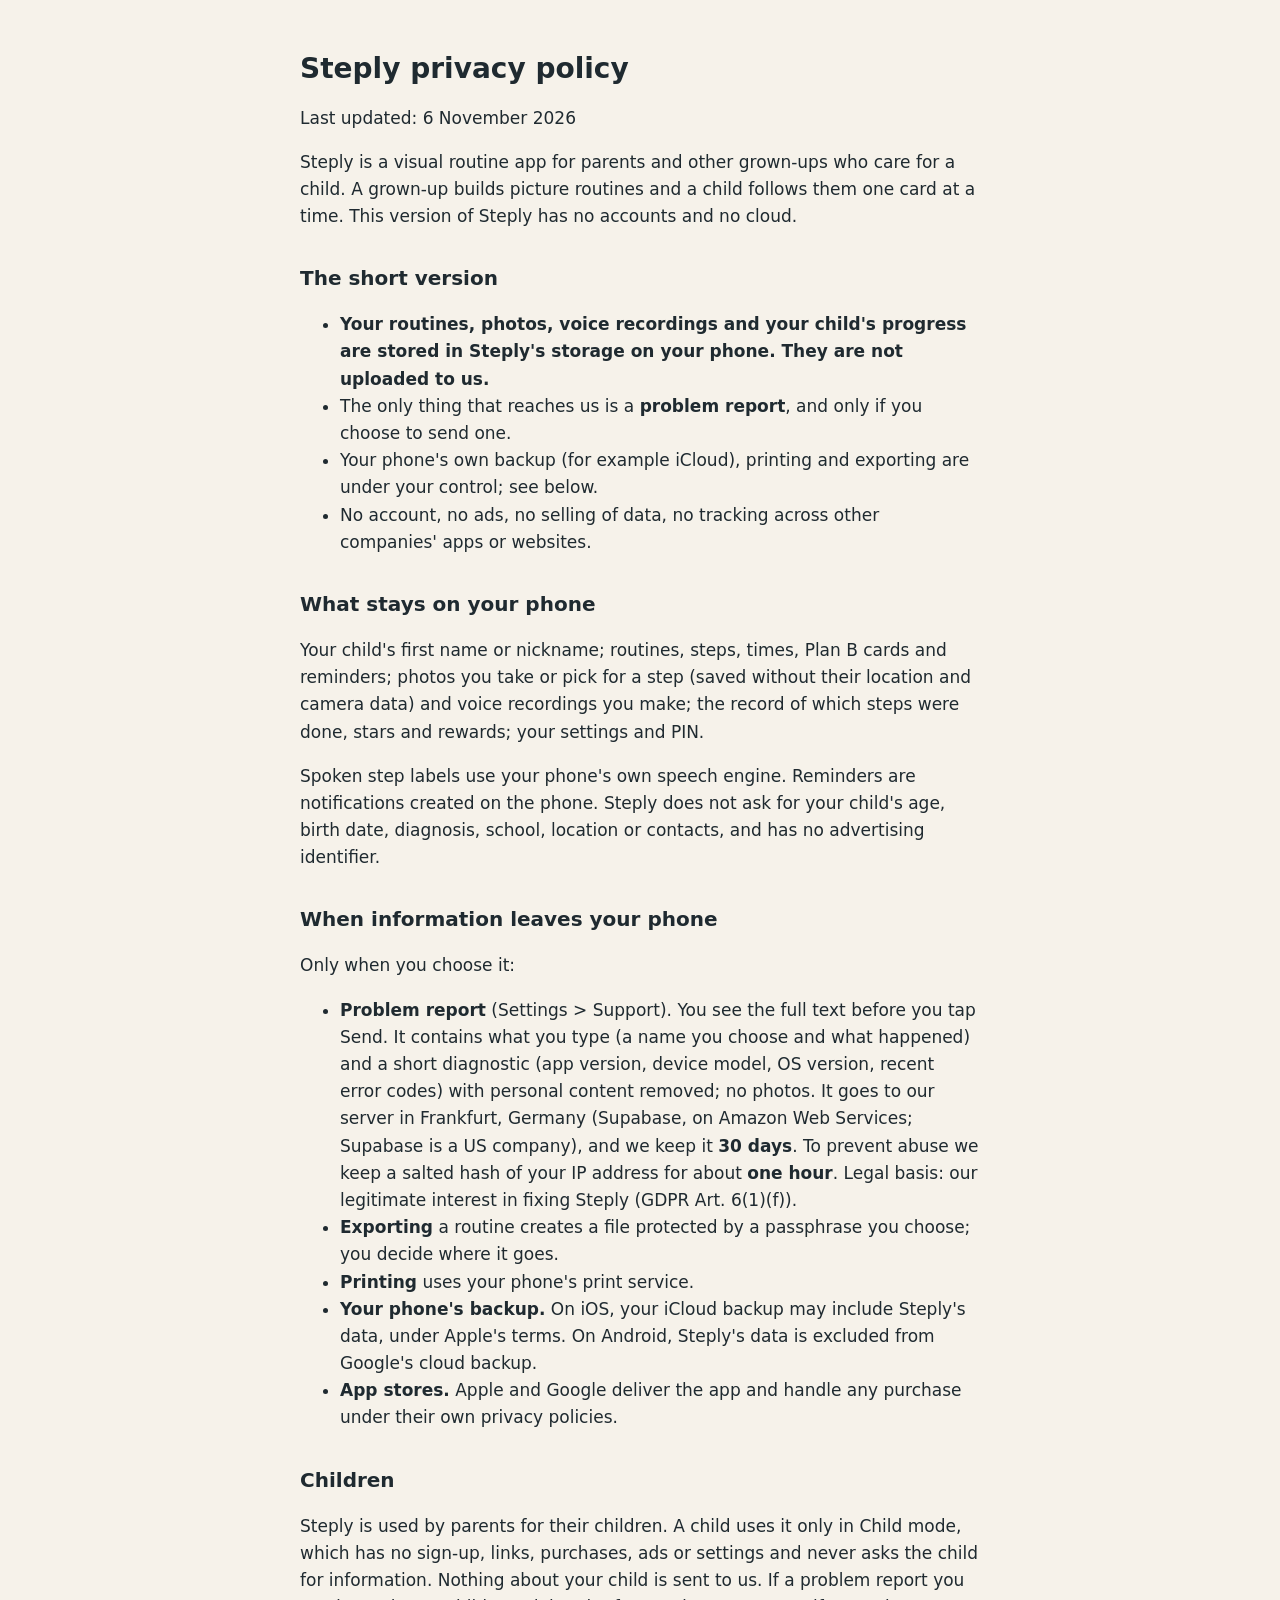
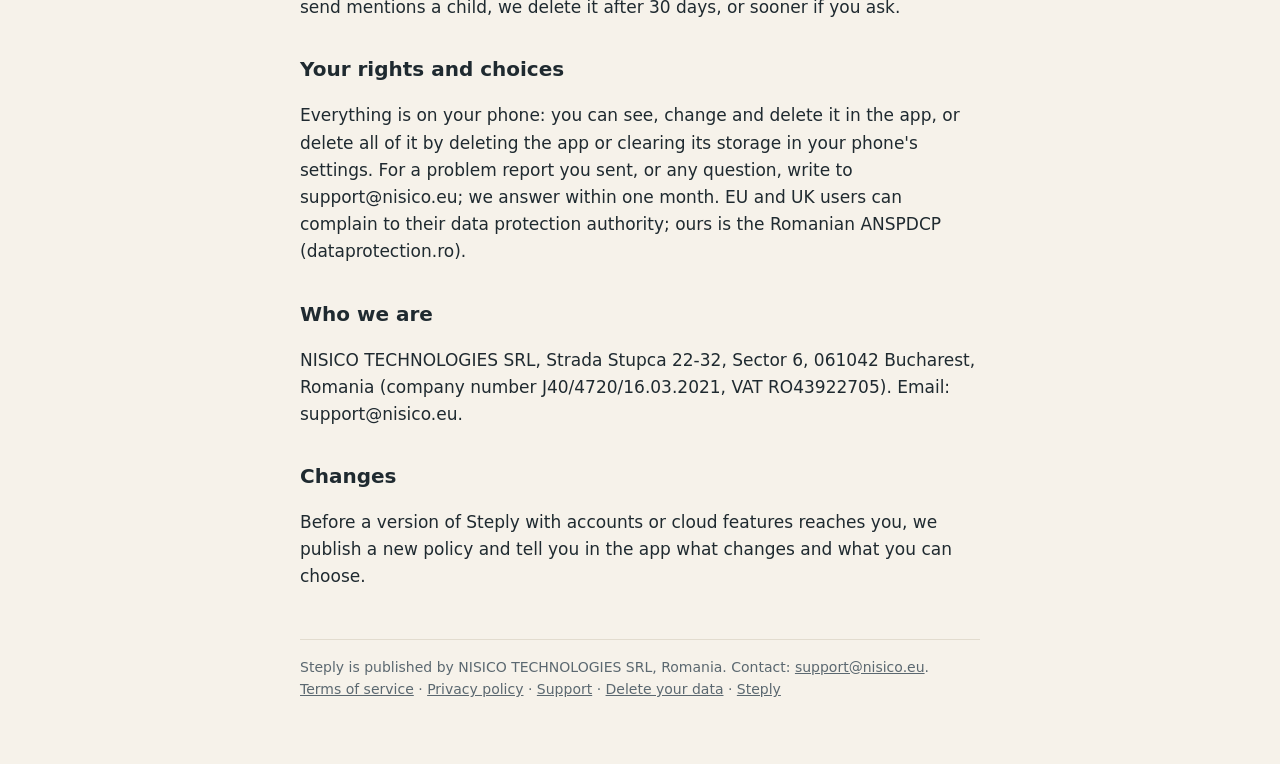
<file: privacy.html>
<!doctype html>
<html lang="en"><head><meta charset="utf-8"><meta name="viewport" content="width=device-width, initial-scale=1">
<title>Steply privacy policy</title>
<link rel="canonical" href="https://nisico.eu/steply/privacy.html">
<style>
:root{--bg:#F6F2EA;--fg:#1F2A30;--muted:#5B6870;--line:#E2DCCF}
@media (prefers-color-scheme:dark){:root{--bg:#0F1A21;--fg:#EEF1F2;--muted:#A9B4BA;--line:#24333C}}
body{margin:0;background:var(--bg);color:var(--fg);font:17px/1.6 system-ui,-apple-system,"Segoe UI",Roboto,sans-serif}
main{max-width:680px;margin:0 auto;padding:32px 16px 64px}
h1{font-size:28px;line-height:1.25} h2{font-size:20px;margin-top:32px} h3{font-size:17px;margin-top:24px}
table{border-collapse:collapse;width:100%;font-size:15px} th,td{border:1px solid var(--line);padding:6px 8px;text-align:left;vertical-align:top}
a{color:inherit} footer{margin-top:48px;padding-top:16px;border-top:1px solid var(--line);color:var(--muted);font-size:14px}
</style></head><body><main>
<h1>Steply privacy policy</h1>
<p>Last updated: 6 November 2026</p>
<p>Steply is a visual routine app for parents and other grown-ups who care for a child. A grown-up builds picture routines and a child follows them one card at a time. This version of Steply has no accounts and no cloud.</p>
<h2>The short version</h2>
<ul>
<li><strong>Your routines, photos, voice recordings and your child's progress are stored in Steply's storage on your phone. They are not uploaded to us.</strong></li>
<li>The only thing that reaches us is a <strong>problem report</strong>, and only if you choose to send one.</li>
<li>Your phone's own backup (for example iCloud), printing and exporting are under your control; see below.</li>
<li>No account, no ads, no selling of data, no tracking across other companies' apps or websites.</li>
</ul>
<h2>What stays on your phone</h2>
<p>Your child's first name or nickname; routines, steps, times, Plan B cards and reminders; photos you take or pick for a step (saved without their location and camera data) and voice recordings you make; the record of which steps were done, stars and rewards; your settings and PIN.</p>
<p>Spoken step labels use your phone's own speech engine. Reminders are notifications created on the phone. Steply does not ask for your child's age, birth date, diagnosis, school, location or contacts, and has no advertising identifier.</p>
<h2>When information leaves your phone</h2>
<p>Only when you choose it:</p>
<ul>
<li><strong>Problem report</strong> (Settings &gt; Support). You see the full text before you tap Send. It contains what you type (a name you choose and what happened) and a short diagnostic (app version, device model, OS version, recent error codes) with personal content removed; no photos. It goes to our server in Frankfurt, Germany (Supabase, on Amazon Web Services; Supabase is a US company), and we keep it <strong>30 days</strong>. To prevent abuse we keep a salted hash of your IP address for about <strong>one hour</strong>. Legal basis: our legitimate interest in fixing Steply (GDPR Art. 6(1)(f)).</li>
<li><strong>Exporting</strong> a routine creates a file protected by a passphrase you choose; you decide where it goes.</li>
<li><strong>Printing</strong> uses your phone's print service.</li>
<li><strong>Your phone's backup.</strong> On iOS, your iCloud backup may include Steply's data, under Apple's terms. On Android, Steply's data is excluded from Google's cloud backup.</li>
<li><strong>App stores.</strong> Apple and Google deliver the app and handle any purchase under their own privacy policies.</li>
</ul>
<h2>Children</h2>
<p>Steply is used by parents for their children. A child uses it only in Child mode, which has no sign-up, links, purchases, ads or settings and never asks the child for information. Nothing about your child is sent to us. If a problem report you send mentions a child, we delete it after 30 days, or sooner if you ask.</p>
<h2>Your rights and choices</h2>
<p>Everything is on your phone: you can see, change and delete it in the app, or delete all of it by deleting the app or clearing its storage in your phone's settings. For a problem report you sent, or any question, write to support@nisico.eu; we answer within one month. EU and UK users can complain to their data protection authority; ours is the Romanian ANSPDCP (dataprotection.ro).</p>
<h2>Who we are</h2>
<p>NISICO TECHNOLOGIES SRL, Strada Stupca 22-32, Sector 6, 061042 Bucharest, Romania (company number J40/4720/16.03.2021, VAT RO43922705). Email: support@nisico.eu.</p>
<h2>Changes</h2>
<p>Before a version of Steply with accounts or cloud features reaches you, we publish a new policy and tell you in the app what changes and what you can choose.</p>
<footer>Steply is published by NISICO TECHNOLOGIES SRL, Romania. Contact: <a href="mailto:support@nisico.eu">support@nisico.eu</a>.<br>
<a href="https://nisico.eu/steply/terms.html">Terms of service</a> · <a href="https://nisico.eu/steply/privacy.html">Privacy policy</a> · <a href="https://nisico.eu/steply/support.html">Support</a> · <a href="https://nisico.eu/steply/delete-data.html">Delete your data</a> · <a href="https://steply.nisico.eu/">Steply</a></footer>
</main></body></html>
</file>
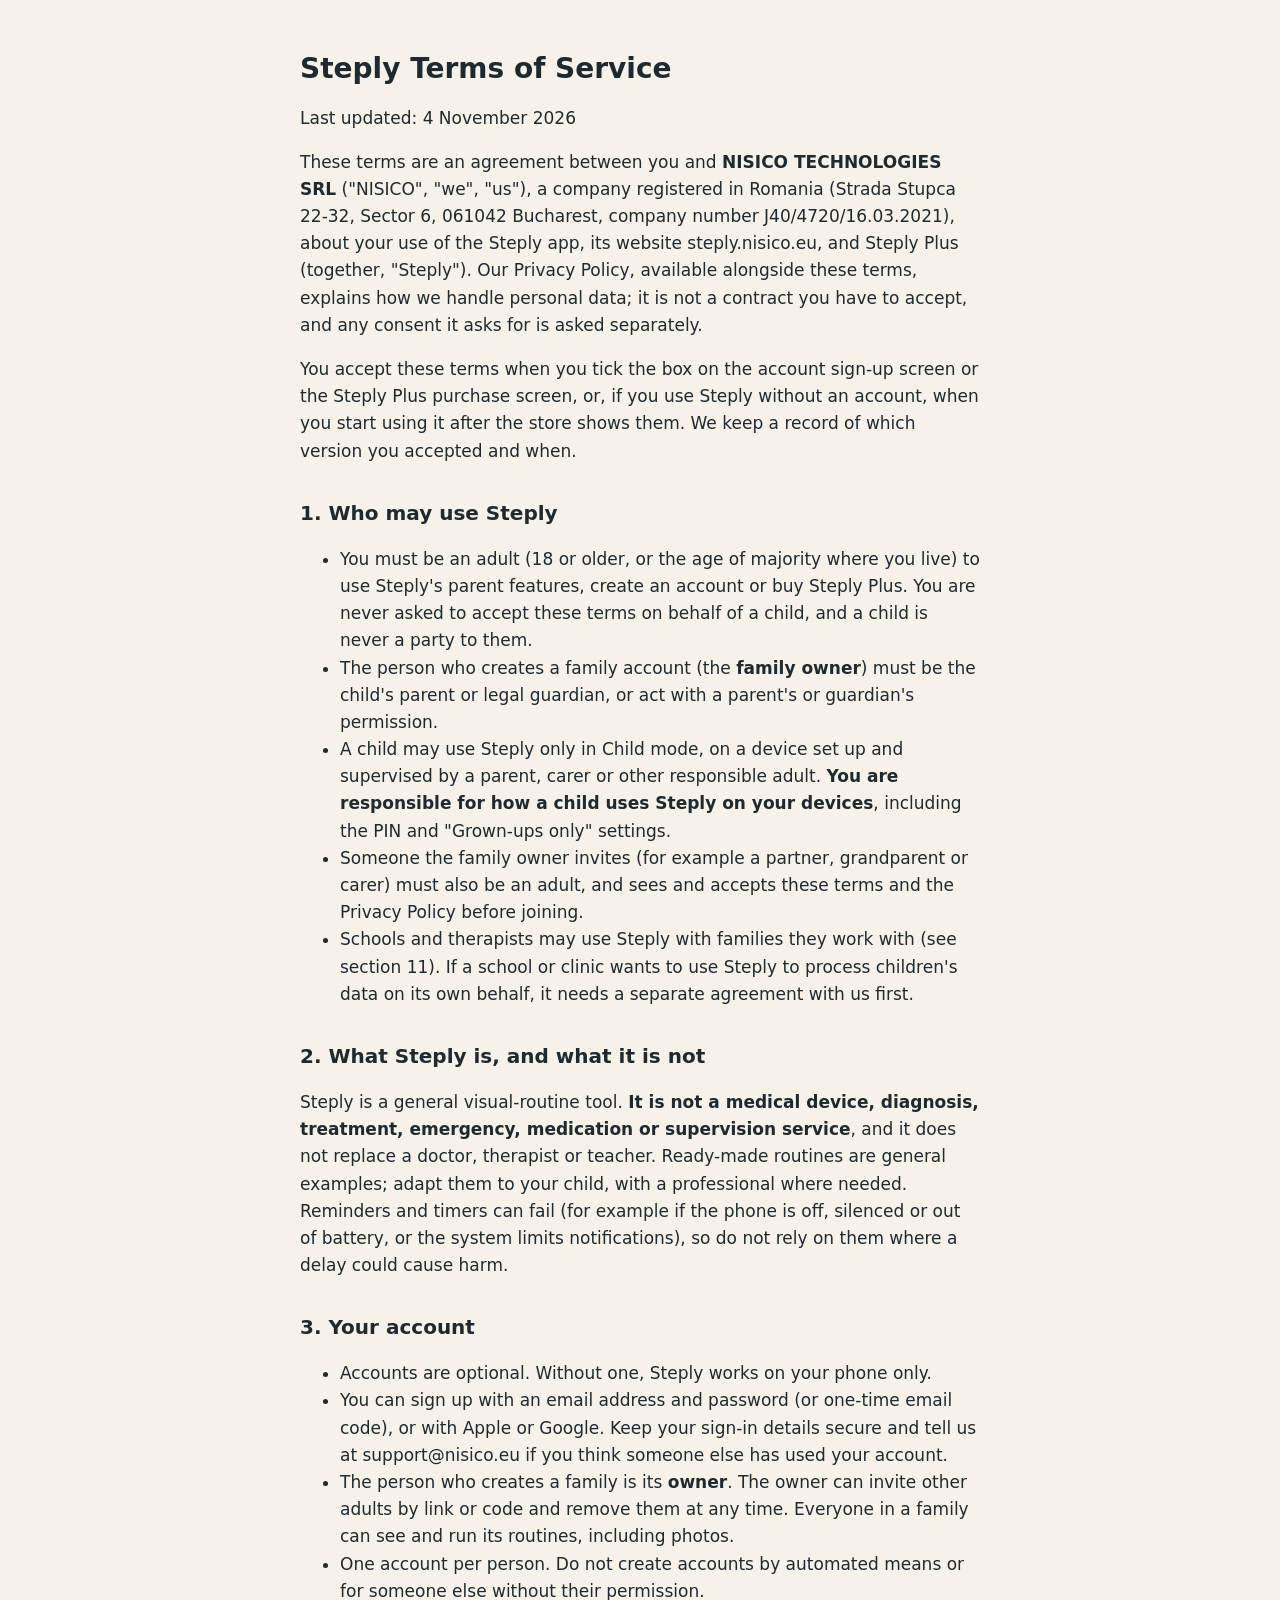
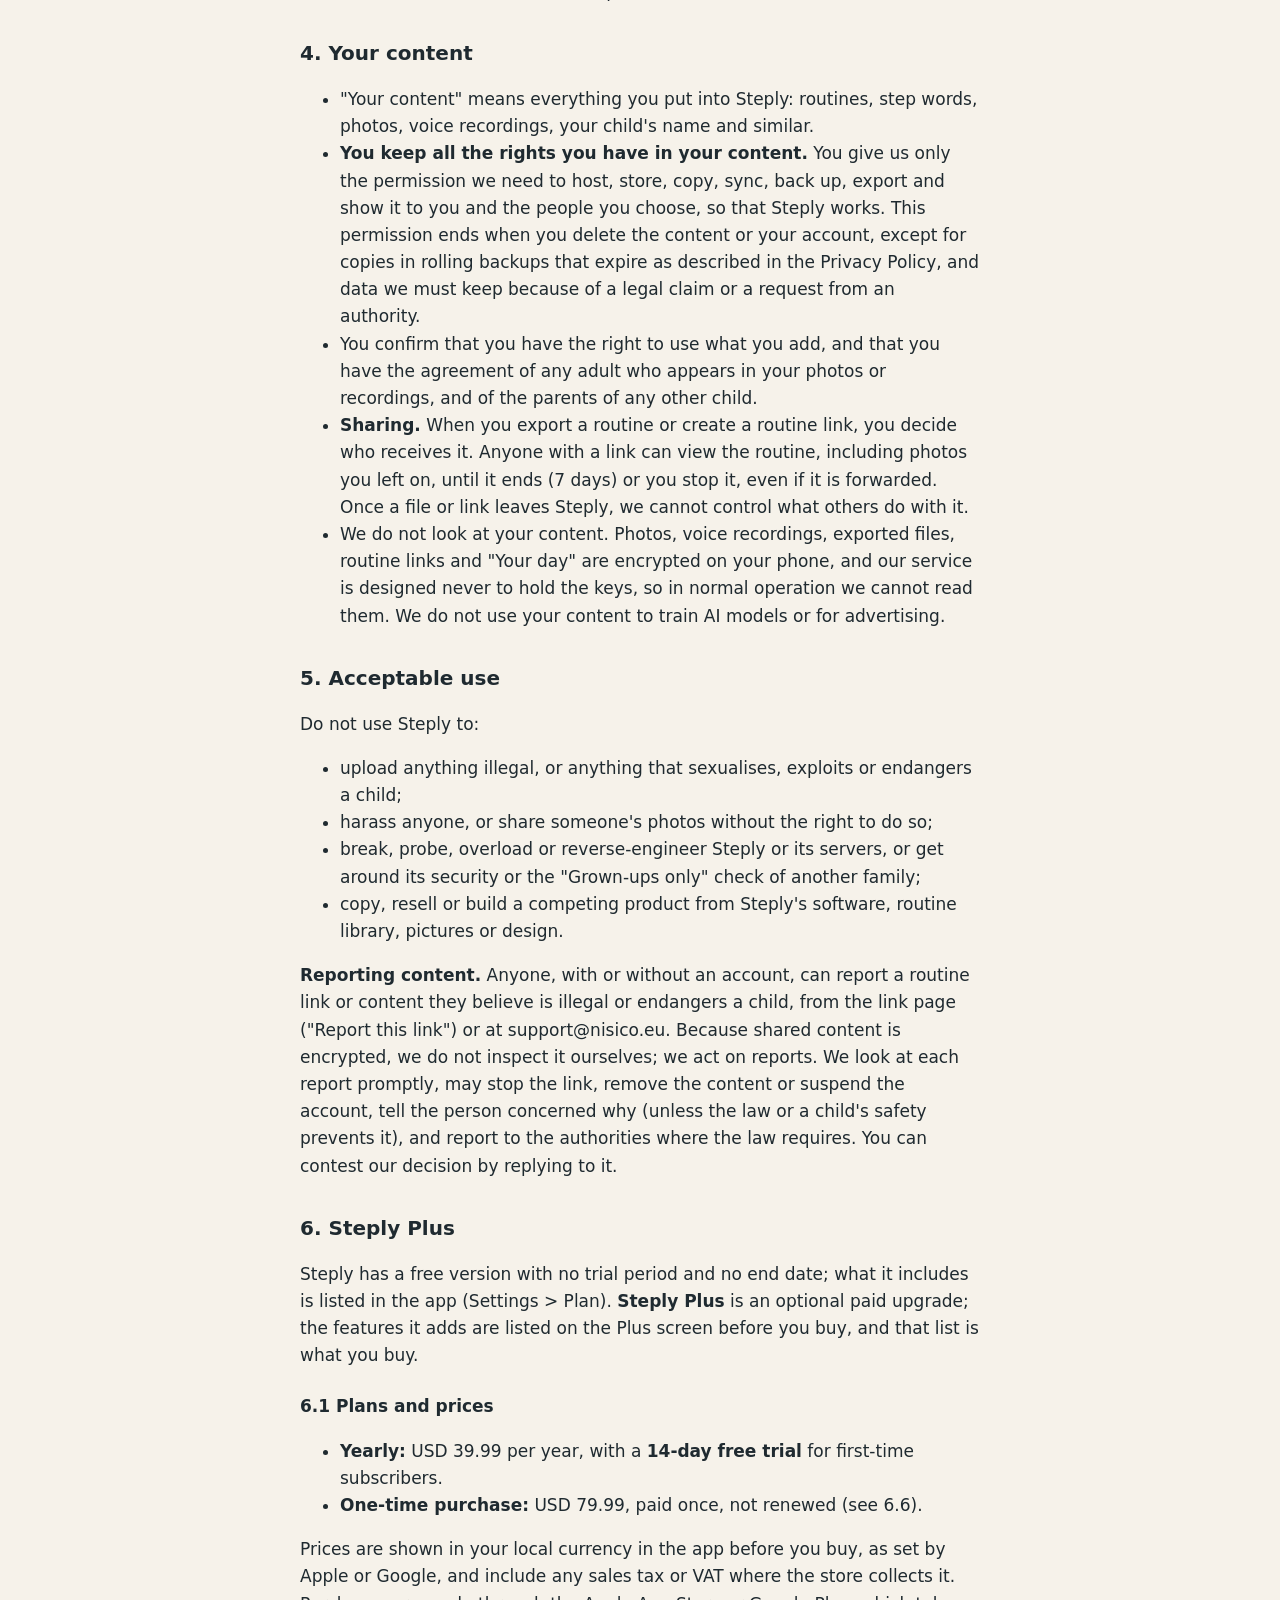
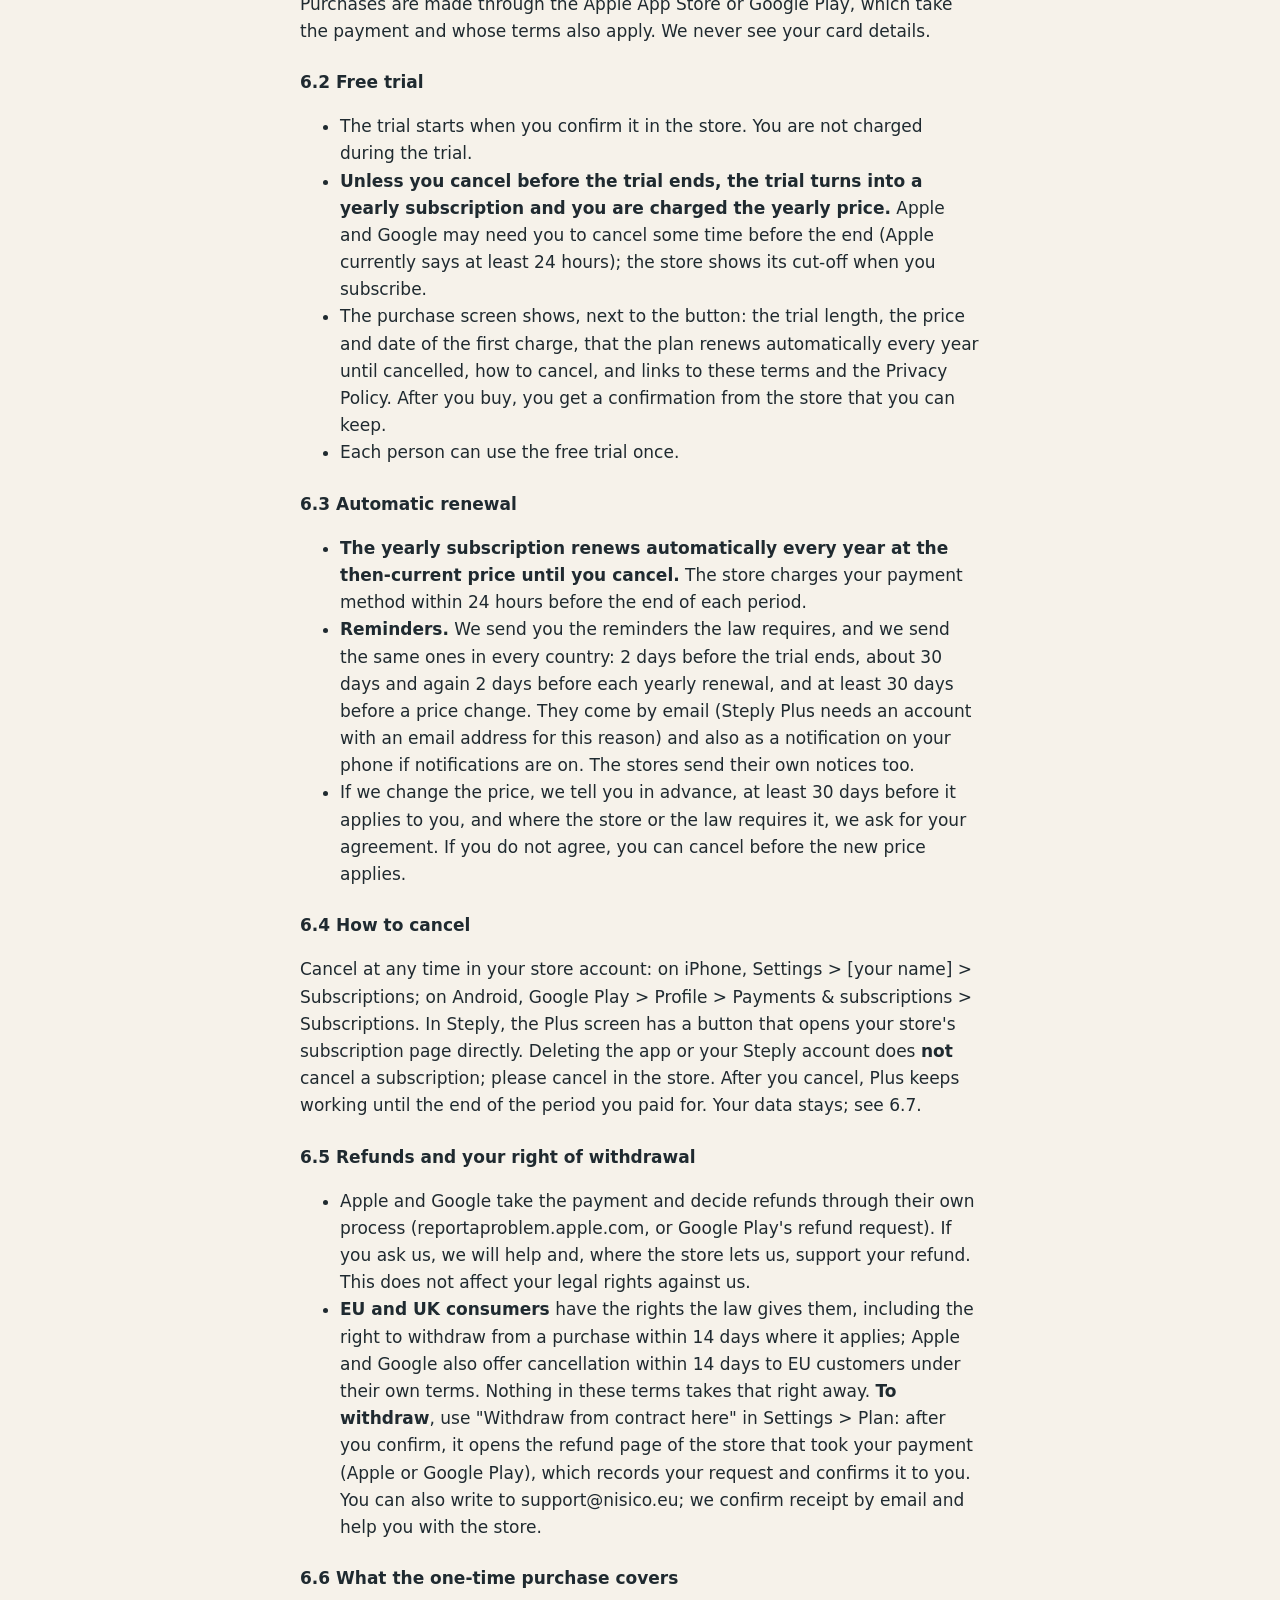
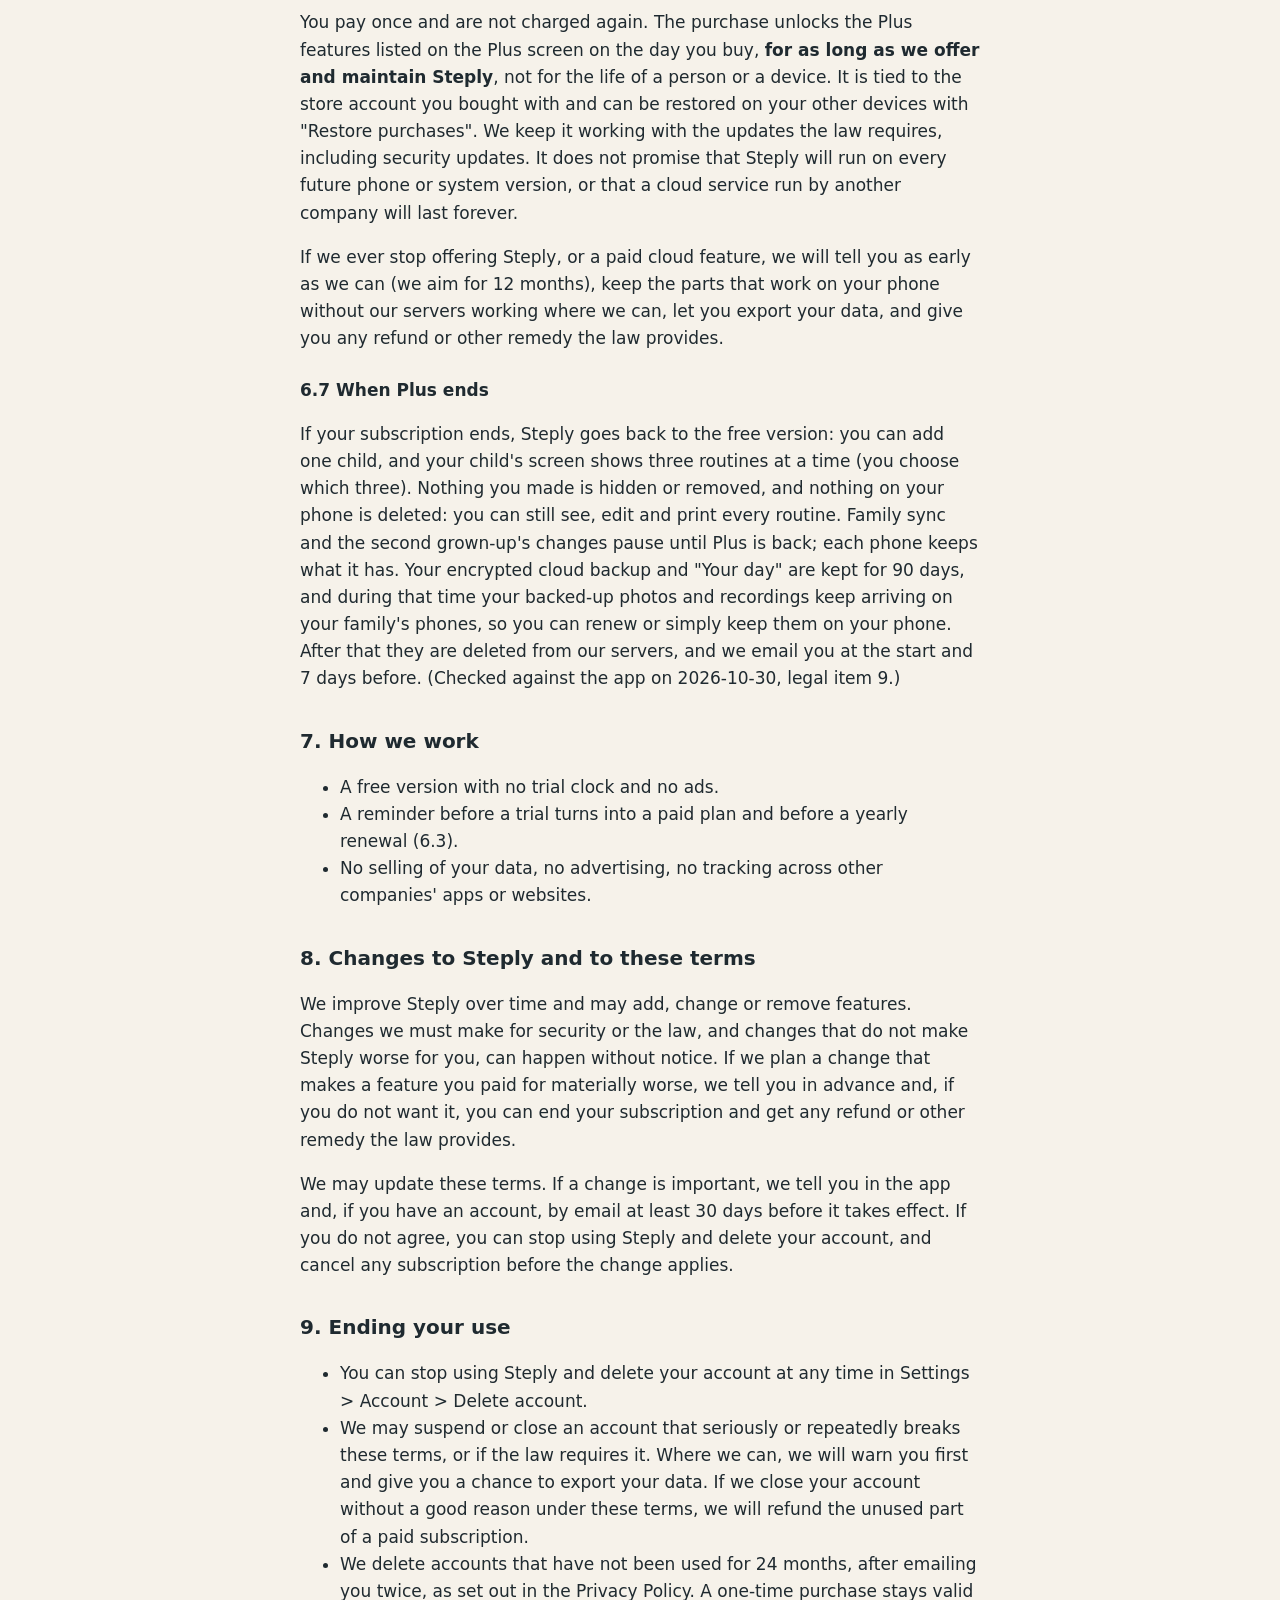
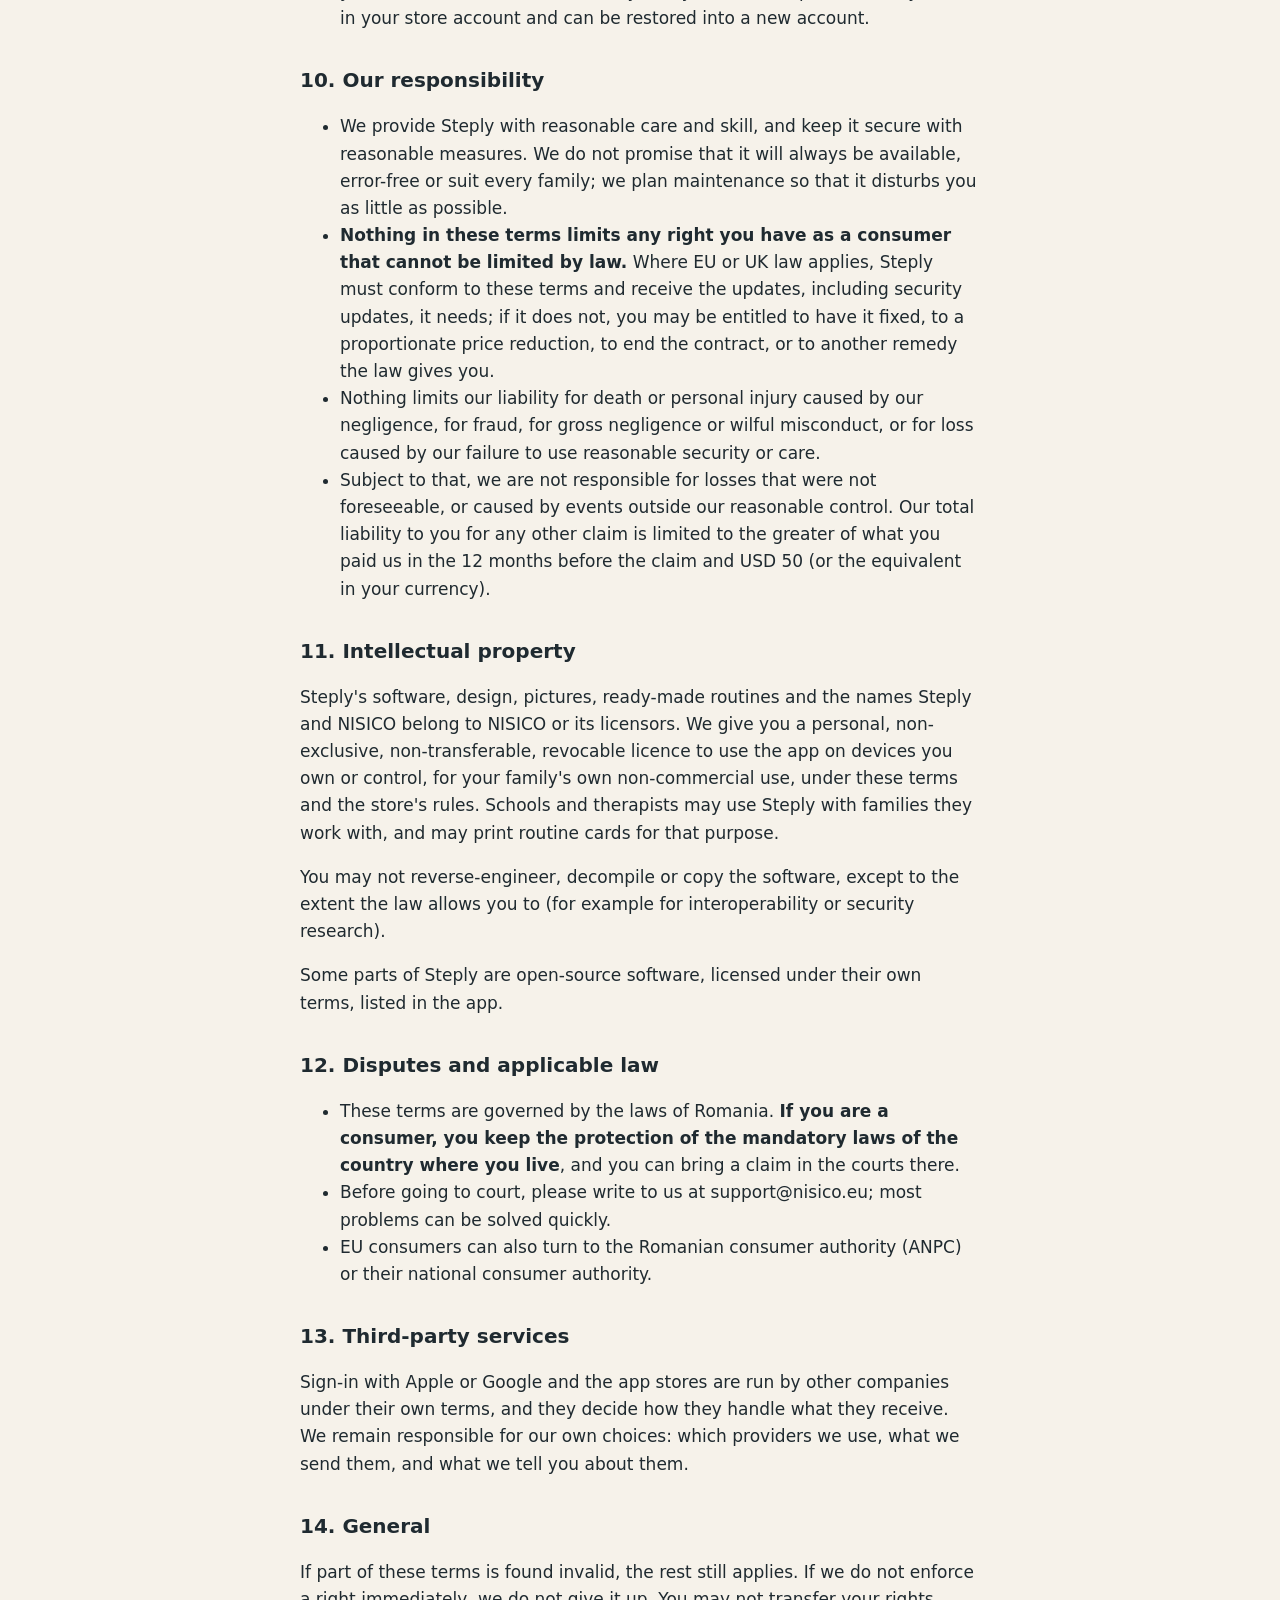
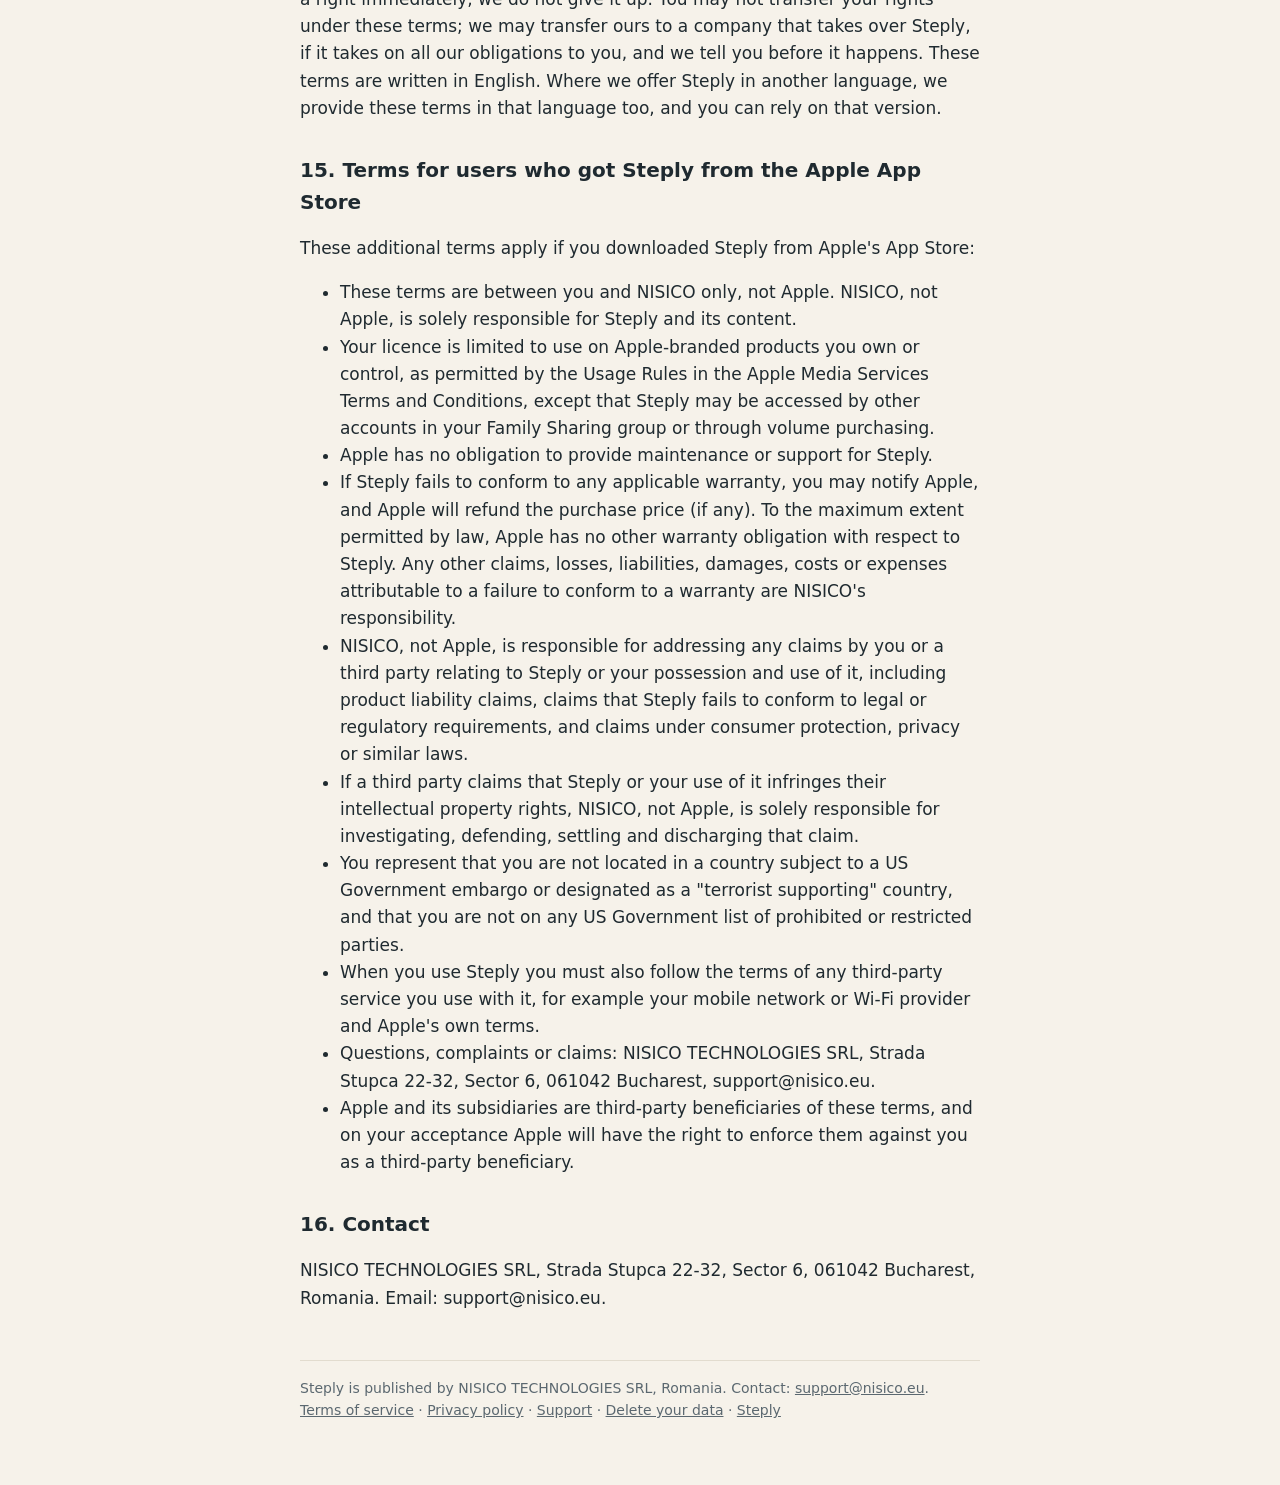
<file: terms.html>
<!doctype html>
<html lang="en"><head><meta charset="utf-8"><meta name="viewport" content="width=device-width, initial-scale=1">
<title>Steply Terms of Service</title>
<link rel="canonical" href="https://nisico.eu/steply/terms.html">
<style>
:root{--bg:#F6F2EA;--fg:#1F2A30;--muted:#5B6870;--line:#E2DCCF}
@media (prefers-color-scheme:dark){:root{--bg:#0F1A21;--fg:#EEF1F2;--muted:#A9B4BA;--line:#24333C}}
body{margin:0;background:var(--bg);color:var(--fg);font:17px/1.6 system-ui,-apple-system,"Segoe UI",Roboto,sans-serif}
main{max-width:680px;margin:0 auto;padding:32px 16px 64px}
h1{font-size:28px;line-height:1.25} h2{font-size:20px;margin-top:32px} h3{font-size:17px;margin-top:24px}
table{border-collapse:collapse;width:100%;font-size:15px} th,td{border:1px solid var(--line);padding:6px 8px;text-align:left;vertical-align:top}
a{color:inherit} footer{margin-top:48px;padding-top:16px;border-top:1px solid var(--line);color:var(--muted);font-size:14px}
</style></head><body><main>
<h1>Steply Terms of Service</h1>
<p>Last updated: 4 November 2026</p>
<p>These terms are an agreement between you and <strong>NISICO TECHNOLOGIES SRL</strong> ("NISICO", "we", "us"), a company registered in Romania (Strada Stupca 22-32, Sector 6, 061042 Bucharest, company number J40/4720/16.03.2021), about your use of the Steply app, its website steply.nisico.eu, and Steply Plus (together, "Steply"). Our Privacy Policy, available alongside these terms, explains how we handle personal data; it is not a contract you have to accept, and any consent it asks for is asked separately.</p>
<p>You accept these terms when you tick the box on the account sign-up screen or the Steply Plus purchase screen, or, if you use Steply without an account, when you start using it after the store shows them. We keep a record of which version you accepted and when.</p>
<h2>1. Who may use Steply</h2>
<ul>
<li>You must be an adult (18 or older, or the age of majority where you live) to use Steply's parent features, create an account or buy Steply Plus. You are never asked to accept these terms on behalf of a child, and a child is never a party to them.</li>
<li>The person who creates a family account (the <strong>family owner</strong>) must be the child's parent or legal guardian, or act with a parent's or guardian's permission.</li>
<li>A child may use Steply only in Child mode, on a device set up and supervised by a parent, carer or other responsible adult. <strong>You are responsible for how a child uses Steply on your devices</strong>, including the PIN and "Grown-ups only" settings.</li>
<li>Someone the family owner invites (for example a partner, grandparent or carer) must also be an adult, and sees and accepts these terms and the Privacy Policy before joining.</li>
<li>Schools and therapists may use Steply with families they work with (see section 11). If a school or clinic wants to use Steply to process children's data on its own behalf, it needs a separate agreement with us first.</li>
</ul>
<h2>2. What Steply is, and what it is not</h2>
<p>Steply is a general visual-routine tool. <strong>It is not a medical device, diagnosis, treatment, emergency, medication or supervision service</strong>, and it does not replace a doctor, therapist or teacher. Ready-made routines are general examples; adapt them to your child, with a professional where needed. Reminders and timers can fail (for example if the phone is off, silenced or out of battery, or the system limits notifications), so do not rely on them where a delay could cause harm.</p>
<h2>3. Your account</h2>
<ul>
<li>Accounts are optional. Without one, Steply works on your phone only.</li>
<li>You can sign up with an email address and password (or one-time email code), or with Apple or Google. Keep your sign-in details secure and tell us at support@nisico.eu if you think someone else has used your account.</li>
<li>The person who creates a family is its <strong>owner</strong>. The owner can invite other adults by link or code and remove them at any time. Everyone in a family can see and run its routines, including photos.</li>
<li>One account per person. Do not create accounts by automated means or for someone else without their permission.</li>
</ul>
<h2>4. Your content</h2>
<ul>
<li>"Your content" means everything you put into Steply: routines, step words, photos, voice recordings, your child's name and similar.</li>
<li><strong>You keep all the rights you have in your content.</strong> You give us only the permission we need to host, store, copy, sync, back up, export and show it to you and the people you choose, so that Steply works. This permission ends when you delete the content or your account, except for copies in rolling backups that expire as described in the Privacy Policy, and data we must keep because of a legal claim or a request from an authority.</li>
<li>You confirm that you have the right to use what you add, and that you have the agreement of any adult who appears in your photos or recordings, and of the parents of any other child.</li>
<li><strong>Sharing.</strong> When you export a routine or create a routine link, you decide who receives it. Anyone with a link can view the routine, including photos you left on, until it ends (7 days) or you stop it, even if it is forwarded. Once a file or link leaves Steply, we cannot control what others do with it.</li>
<li>We do not look at your content. Photos, voice recordings, exported files, routine links and "Your day" are encrypted on your phone, and our service is designed never to hold the keys, so in normal operation we cannot read them. We do not use your content to train AI models or for advertising.</li>
</ul>
<h2>5. Acceptable use</h2>
<p>Do not use Steply to:</p>
<ul>
<li>upload anything illegal, or anything that sexualises, exploits or endangers a child;</li>
<li>harass anyone, or share someone's photos without the right to do so;</li>
<li>break, probe, overload or reverse-engineer Steply or its servers, or get around its security or the "Grown-ups only" check of another family;</li>
<li>copy, resell or build a competing product from Steply's software, routine library, pictures or design.</li>
</ul>
<p><strong>Reporting content.</strong> Anyone, with or without an account, can report a routine link or content they believe is illegal or endangers a child, from the link page ("Report this link") or at support@nisico.eu. Because shared content is encrypted, we do not inspect it ourselves; we act on reports. We look at each report promptly, may stop the link, remove the content or suspend the account, tell the person concerned why (unless the law or a child's safety prevents it), and report to the authorities where the law requires. You can contest our decision by replying to it.</p>
<h2>6. Steply Plus</h2>
<p>Steply has a free version with no trial period and no end date; what it includes is listed in the app (Settings &gt; Plan). <strong>Steply Plus</strong> is an optional paid upgrade; the features it adds are listed on the Plus screen before you buy, and that list is what you buy.</p>
<h3>6.1 Plans and prices</h3>
<ul>
<li><strong>Yearly:</strong> USD 39.99 per year, with a <strong>14-day free trial</strong> for first-time subscribers.</li>
<li><strong>One-time purchase:</strong> USD 79.99, paid once, not renewed (see 6.6).</li>
</ul>
<p>Prices are shown in your local currency in the app before you buy, as set by Apple or Google, and include any sales tax or VAT where the store collects it. Purchases are made through the Apple App Store or Google Play, which take the payment and whose terms also apply. We never see your card details.</p>
<h3>6.2 Free trial</h3>
<ul>
<li>The trial starts when you confirm it in the store. You are not charged during the trial.</li>
<li><strong>Unless you cancel before the trial ends, the trial turns into a yearly subscription and you are charged the yearly price.</strong> Apple and Google may need you to cancel some time before the end (Apple currently says at least 24 hours); the store shows its cut-off when you subscribe.</li>
<li>The purchase screen shows, next to the button: the trial length, the price and date of the first charge, that the plan renews automatically every year until cancelled, how to cancel, and links to these terms and the Privacy Policy. After you buy, you get a confirmation from the store that you can keep.</li>
<li>Each person can use the free trial once.</li>
</ul>
<h3>6.3 Automatic renewal</h3>
<ul>
<li><strong>The yearly subscription renews automatically every year at the then-current price until you cancel.</strong> The store charges your payment method within 24 hours before the end of each period.</li>
<li><strong>Reminders.</strong> We send you the reminders the law requires, and we send the same ones in every country: 2 days before the trial ends, about 30 days and again 2 days before each yearly renewal, and at least 30 days before a price change. They come by email (Steply Plus needs an account with an email address for this reason) and also as a notification on your phone if notifications are on. The stores send their own notices too.</li>
<li>If we change the price, we tell you in advance, at least 30 days before it applies to you, and where the store or the law requires it, we ask for your agreement. If you do not agree, you can cancel before the new price applies.</li>
</ul>
<h3>6.4 How to cancel</h3>
<p>Cancel at any time in your store account: on iPhone, Settings &gt; [your name] &gt; Subscriptions; on Android, Google Play &gt; Profile &gt; Payments &amp; subscriptions &gt; Subscriptions. In Steply, the Plus screen has a button that opens your store's subscription page directly. Deleting the app or your Steply account does <strong>not</strong> cancel a subscription; please cancel in the store. After you cancel, Plus keeps working until the end of the period you paid for. Your data stays; see 6.7.</p>
<h3>6.5 Refunds and your right of withdrawal</h3>
<ul>
<li>Apple and Google take the payment and decide refunds through their own process (reportaproblem.apple.com, or Google Play's refund request). If you ask us, we will help and, where the store lets us, support your refund. This does not affect your legal rights against us.</li>
<li><strong>EU and UK consumers</strong> have the rights the law gives them, including the right to withdraw from a purchase within 14 days where it applies; Apple and Google also offer cancellation within 14 days to EU customers under their own terms. Nothing in these terms takes that right away. <strong>To withdraw</strong>, use "Withdraw from contract here" in Settings &gt; Plan: after you confirm, it opens the refund page of the store that took your payment (Apple or Google Play), which records your request and confirms it to you. You can also write to support@nisico.eu; we confirm receipt by email and help you with the store.</li>
</ul>
<h3>6.6 What the one-time purchase covers</h3>
<p>You pay once and are not charged again. The purchase unlocks the Plus features listed on the Plus screen on the day you buy, <strong>for as long as we offer and maintain Steply</strong>, not for the life of a person or a device. It is tied to the store account you bought with and can be restored on your other devices with "Restore purchases". We keep it working with the updates the law requires, including security updates. It does not promise that Steply will run on every future phone or system version, or that a cloud service run by another company will last forever.</p>
<p>If we ever stop offering Steply, or a paid cloud feature, we will tell you as early as we can (we aim for 12 months), keep the parts that work on your phone without our servers working where we can, let you export your data, and give you any refund or other remedy the law provides.</p>
<h3>6.7 When Plus ends</h3>
<p>If your subscription ends, Steply goes back to the free version: you can add one child, and your child's screen shows three routines at a time (you choose which three). Nothing you made is hidden or removed, and nothing on your phone is deleted: you can still see, edit and print every routine. Family sync and the second grown-up's changes pause until Plus is back; each phone keeps what it has. Your encrypted cloud backup and "Your day" are kept for 90 days, and during that time your backed-up photos and recordings keep arriving on your family's phones, so you can renew or simply keep them on your phone. After that they are deleted from our servers, and we email you at the start and 7 days before. (Checked against the app on 2026-10-30, legal item 9.)</p>
<h2>7. How we work</h2>
<ul>
<li>A free version with no trial clock and no ads.</li>
<li>A reminder before a trial turns into a paid plan and before a yearly renewal (6.3).</li>
<li>No selling of your data, no advertising, no tracking across other companies' apps or websites.</li>
</ul>
<h2>8. Changes to Steply and to these terms</h2>
<p>We improve Steply over time and may add, change or remove features. Changes we must make for security or the law, and changes that do not make Steply worse for you, can happen without notice. If we plan a change that makes a feature you paid for materially worse, we tell you in advance and, if you do not want it, you can end your subscription and get any refund or other remedy the law provides.</p>
<p>We may update these terms. If a change is important, we tell you in the app and, if you have an account, by email at least 30 days before it takes effect. If you do not agree, you can stop using Steply and delete your account, and cancel any subscription before the change applies.</p>
<h2>9. Ending your use</h2>
<ul>
<li>You can stop using Steply and delete your account at any time in Settings &gt; Account &gt; Delete account.</li>
<li>We may suspend or close an account that seriously or repeatedly breaks these terms, or if the law requires it. Where we can, we will warn you first and give you a chance to export your data. If we close your account without a good reason under these terms, we will refund the unused part of a paid subscription.</li>
<li>We delete accounts that have not been used for 24 months, after emailing you twice, as set out in the Privacy Policy. A one-time purchase stays valid in your store account and can be restored into a new account.</li>
</ul>
<h2>10. Our responsibility</h2>
<ul>
<li>We provide Steply with reasonable care and skill, and keep it secure with reasonable measures. We do not promise that it will always be available, error-free or suit every family; we plan maintenance so that it disturbs you as little as possible.</li>
<li><strong>Nothing in these terms limits any right you have as a consumer that cannot be limited by law.</strong> Where EU or UK law applies, Steply must conform to these terms and receive the updates, including security updates, it needs; if it does not, you may be entitled to have it fixed, to a proportionate price reduction, to end the contract, or to another remedy the law gives you.</li>
<li>Nothing limits our liability for death or personal injury caused by our negligence, for fraud, for gross negligence or wilful misconduct, or for loss caused by our failure to use reasonable security or care.</li>
<li>Subject to that, we are not responsible for losses that were not foreseeable, or caused by events outside our reasonable control. Our total liability to you for any other claim is limited to the greater of what you paid us in the 12 months before the claim and USD 50 (or the equivalent in your currency).</li>
</ul>
<h2>11. Intellectual property</h2>
<p>Steply's software, design, pictures, ready-made routines and the names Steply and NISICO belong to NISICO or its licensors. We give you a personal, non-exclusive, non-transferable, revocable licence to use the app on devices you own or control, for your family's own non-commercial use, under these terms and the store's rules. Schools and therapists may use Steply with families they work with, and may print routine cards for that purpose.</p>
<p>You may not reverse-engineer, decompile or copy the software, except to the extent the law allows you to (for example for interoperability or security research).</p>
<p>Some parts of Steply are open-source software, licensed under their own terms, listed in the app.</p>
<h2>12. Disputes and applicable law</h2>
<ul>
<li>These terms are governed by the laws of Romania. <strong>If you are a consumer, you keep the protection of the mandatory laws of the country where you live</strong>, and you can bring a claim in the courts there.</li>
<li>Before going to court, please write to us at support@nisico.eu; most problems can be solved quickly.</li>
<li>EU consumers can also turn to the Romanian consumer authority (ANPC) or their national consumer authority.</li>
</ul>
<h2>13. Third-party services</h2>
<p>Sign-in with Apple or Google and the app stores are run by other companies under their own terms, and they decide how they handle what they receive. We remain responsible for our own choices: which providers we use, what we send them, and what we tell you about them.</p>
<h2>14. General</h2>
<p>If part of these terms is found invalid, the rest still applies. If we do not enforce a right immediately, we do not give it up. You may not transfer your rights under these terms; we may transfer ours to a company that takes over Steply, if it takes on all our obligations to you, and we tell you before it happens. These terms are written in English. Where we offer Steply in another language, we provide these terms in that language too, and you can rely on that version.</p>
<h2>15. Terms for users who got Steply from the Apple App Store</h2>
<p>These additional terms apply if you downloaded Steply from Apple's App Store:</p>
<ul>
<li>These terms are between you and NISICO only, not Apple. NISICO, not Apple, is solely responsible for Steply and its content.</li>
<li>Your licence is limited to use on Apple-branded products you own or control, as permitted by the Usage Rules in the Apple Media Services Terms and Conditions, except that Steply may be accessed by other accounts in your Family Sharing group or through volume purchasing.</li>
<li>Apple has no obligation to provide maintenance or support for Steply.</li>
<li>If Steply fails to conform to any applicable warranty, you may notify Apple, and Apple will refund the purchase price (if any). To the maximum extent permitted by law, Apple has no other warranty obligation with respect to Steply. Any other claims, losses, liabilities, damages, costs or expenses attributable to a failure to conform to a warranty are NISICO's responsibility.</li>
<li>NISICO, not Apple, is responsible for addressing any claims by you or a third party relating to Steply or your possession and use of it, including product liability claims, claims that Steply fails to conform to legal or regulatory requirements, and claims under consumer protection, privacy or similar laws.</li>
<li>If a third party claims that Steply or your use of it infringes their intellectual property rights, NISICO, not Apple, is solely responsible for investigating, defending, settling and discharging that claim.</li>
<li>You represent that you are not located in a country subject to a US Government embargo or designated as a "terrorist supporting" country, and that you are not on any US Government list of prohibited or restricted parties.</li>
<li>When you use Steply you must also follow the terms of any third-party service you use with it, for example your mobile network or Wi-Fi provider and Apple's own terms.</li>
<li>Questions, complaints or claims: NISICO TECHNOLOGIES SRL, Strada Stupca 22-32, Sector 6, 061042 Bucharest, support@nisico.eu.</li>
<li>Apple and its subsidiaries are third-party beneficiaries of these terms, and on your acceptance Apple will have the right to enforce them against you as a third-party beneficiary.</li>
</ul>
<h2>16. Contact</h2>
<p>NISICO TECHNOLOGIES SRL, Strada Stupca 22-32, Sector 6, 061042 Bucharest, Romania. Email: support@nisico.eu.</p>
<footer>Steply is published by NISICO TECHNOLOGIES SRL, Romania. Contact: <a href="mailto:support@nisico.eu">support@nisico.eu</a>.<br>
<a href="https://nisico.eu/steply/terms.html">Terms of service</a> · <a href="https://nisico.eu/steply/privacy.html">Privacy policy</a> · <a href="https://nisico.eu/steply/support.html">Support</a> · <a href="https://nisico.eu/steply/delete-data.html">Delete your data</a> · <a href="https://steply.nisico.eu/">Steply</a></footer>
</main></body></html>
</file>
<file: assets/site.css>
/* steply.nisico.eu: the Steply site. Look = the app's Today design (LOOK_R1103M) in the one palette of F-PL1106 (petrol logo, teal, sun): linen, paper cards, deep teal, pastel tiles,
   Manrope headings + Inter text, Fluent Emoji 3D pictures (MIT). Self-hosted fonts, no external requests. */
@font-face{font-family:"Manrope";src:url("/assets/fonts/manrope-latin-wght.woff2") format("woff2");font-weight:200 800;font-display:swap}
@font-face{font-family:"Inter";src:url("/assets/fonts/inter-latin-wght.woff2") format("woff2");font-weight:100 900;font-display:swap}

:root{
  --linen:#F6F1E7;--card:#FFFCF7;--teal:#26646B;--teal-deep:#173E43;--sun:#F5BE3C;--ink:#1F2A2E;--muted:#625D55;--hair:#E8DFD0;
  --peach:#F6E1CF;--sage:#DDEBE3;--lavender:#ECE5F3;--butter:#F7ECCB;--sky:#DFEBF2;--rose:#F5E0DA;
  --done:#2F5B48;--help:#4A3F73;--on-teal:#fff;--focus:#0B57D0;
  --shadow1:0 1px 2px rgba(60,45,20,.06),0 4px 10px rgba(60,45,20,.05);
  --shadow2:0 2px 4px rgba(60,45,20,.05),0 18px 40px rgba(60,45,20,.12);
  --r:28px;--max:1160px;
  color-scheme:light;
}
@media (prefers-color-scheme:dark){:root{
  --linen:#10242C;--card:#1B3843;--teal:#8ACFC8;--teal-deep:#4F8F89;--ink:#F3F6F5;--muted:#C3D3D6;--hair:#44666F;
  --peach:#3A2E27;--sage:#243A33;--lavender:#2E2A3D;--butter:#3A3424;--sky:#22404A;--rose:#3B2A2A;
  --done:#9AD7B8;--help:#CFC4F4;--on-teal:#10242C;--focus:#8AB4F8;
  --shadow1:0 0 0 1px var(--hair);--shadow2:0 0 0 1px var(--hair),0 18px 40px rgba(0,0,0,.35);color-scheme:dark}}

*{box-sizing:border-box}
html{-webkit-text-size-adjust:100%;scroll-behavior:smooth}
body{margin:0;background:var(--linen);color:var(--ink);font:17px/1.6 Inter,system-ui,-apple-system,"Segoe UI",Roboto,sans-serif;-webkit-font-smoothing:antialiased;overflow-x:hidden}
img{max-width:100%;height:auto;display:block}
a{color:var(--teal);text-underline-offset:3px}
a:focus-visible,button:focus-visible,input:focus-visible,summary:focus-visible{outline:3px solid var(--focus);outline-offset:3px;border-radius:12px}
h1,h2,h3{font-family:Manrope,Inter,system-ui,sans-serif;letter-spacing:-.02em;line-height:1.12;margin:0 0 .5em}
h1{font-size:clamp(2.3rem,6.2vw,4.1rem);font-weight:800}
h2{font-size:clamp(1.8rem,4vw,2.7rem);font-weight:800}
h3{font-size:1.2rem;font-weight:700;letter-spacing:-.01em}
p{margin:0 0 1em}
.wrap{max-width:var(--max);margin:0 auto;padding:0 20px}
.kicker{font:700 .78rem/1 Manrope,Inter,sans-serif;letter-spacing:.14em;text-transform:uppercase;color:var(--teal);margin:0 0 14px}
.lead{font-size:1.15rem;color:var(--muted);max-width:40em}
.skip{position:absolute;left:-999px;top:8px;background:var(--card);padding:8px 14px;border-radius:12px;z-index:99}
.skip:focus{left:8px}

/* header */
.top{position:sticky;top:0;z-index:20;background:color-mix(in srgb,var(--linen) 86%,transparent);backdrop-filter:saturate(1.4) blur(12px);-webkit-backdrop-filter:saturate(1.4) blur(12px);border-bottom:1px solid transparent}
.top .wrap{display:flex;align-items:center;gap:20px;height:64px}
.brand{display:flex;align-items:center;gap:10px;font:800 1.25rem/1 Manrope,sans-serif;color:var(--ink);text-decoration:none;letter-spacing:-.02em}
.brand img{width:34px;height:34px;border-radius:10px}
.nav{display:flex;gap:22px;margin-left:auto;align-items:center}
.nav a{color:var(--ink);text-decoration:none;font-weight:500;font-size:.95rem}
.nav a:hover{color:var(--teal)}
.nav .btn{padding:10px 18px;font-size:.95rem;color:var(--on-teal)}
@media (max-width:820px){.nav a:not(.btn){display:none}}

/* buttons */
.btn{display:inline-flex;align-items:center;justify-content:center;gap:10px;background:var(--teal);color:var(--on-teal);border:0;border-radius:999px;padding:16px 26px;font:700 1.02rem/1 Manrope,Inter,sans-serif;text-decoration:none;cursor:pointer;box-shadow:0 1px 0 var(--teal-deep),0 8px 20px color-mix(in srgb,var(--teal) 28%,transparent);transition:transform .15s ease,box-shadow .15s ease}
.btn:hover{transform:translateY(-1px)}
.btn.quiet{background:var(--card);color:var(--teal);box-shadow:var(--shadow1)}
.btn.help{background:var(--lavender);color:var(--help);box-shadow:none}

/* store badges */
.stores{display:flex;gap:12px;flex-wrap:wrap;margin:22px 0 10px}
.store{display:inline-flex;align-items:center;gap:12px;background:var(--ink);color:var(--linen);border-radius:16px;padding:10px 18px 10px 14px;text-decoration:none;min-width:180px}
.store svg{width:26px;height:26px;flex:none}
.store small{display:block;font-size:.7rem;opacity:.8;line-height:1.1}
.store b{display:block;font:700 1.08rem/1.15 Manrope,sans-serif}
.store.soon{opacity:.92;cursor:default}
.store.soon small{color:var(--butter)}
@media (prefers-color-scheme:dark){.store{background:#F5F0E6;color:#1F2A2E}.store.soon small{color:#7A5A0C}}

/* waitlist */
.wl{display:flex;gap:10px;flex-wrap:wrap;max-width:520px;margin-top:8px}
.wl input{flex:1 1 230px;min-width:0;border:1.5px solid var(--hair);background:var(--card);color:var(--ink);border-radius:999px;padding:15px 20px;font:inherit}
.wl .btn{flex:none}
.fine{font-size:.86rem;color:var(--muted);margin-top:10px}
.wl-ok{display:none;background:var(--sage);color:var(--done);border-radius:18px;padding:14px 18px;font-weight:600;max-width:520px}

/* hero */
.hero{position:relative;padding:56px 0 40px;overflow:hidden}
.hero .wrap{display:grid;grid-template-columns:1.05fr .95fr;gap:40px;align-items:center}
.hero h1 em{font-style:normal;color:var(--teal);position:relative;white-space:nowrap}
.hero h1 em::after{content:"";position:absolute;left:-.06em;right:-.06em;bottom:.04em;height:.32em;background:var(--butter);z-index:-1;border-radius:.2em}
.hero .lead{margin-bottom:6px}
.proof{display:flex;gap:18px;flex-wrap:wrap;margin-top:22px;padding:0;list-style:none;color:var(--muted);font-size:.92rem}
.proof li{display:flex;align-items:center;gap:8px}
.proof li::before{content:"";width:8px;height:8px;border-radius:50%;background:var(--teal)}
.stage{position:relative;height:640px}
.stage .phone{position:absolute}
.stage .p1{left:2%;top:10px;transform:rotate(-4deg);z-index:2}
.stage .p2{right:0;top:70px;transform:rotate(5deg);z-index:1}
.float{position:absolute;display:flex;align-items:center;gap:10px;background:var(--card);border-radius:20px;padding:10px 14px 10px 10px;box-shadow:var(--shadow2);font:700 .92rem/1.2 Manrope,sans-serif;z-index:3}
.float img{width:40px;height:40px}
.float small{display:block;font:500 .78rem/1.2 Inter,sans-serif;color:var(--muted)}
.f1{left:-4%;top:380px}
.f2{right:2%;top:10px}
.f3{right:-2%;bottom:40px}
.blob{position:absolute;border-radius:50%;filter:blur(2px);z-index:0}
.blob.b1{width:420px;height:420px;background:var(--peach);right:-80px;top:20px;opacity:.75}
.blob.b2{width:260px;height:260px;background:var(--sage);left:30%;bottom:-40px;opacity:.8}
@media (max-width:900px){
  .hero{padding-top:28px}
  .hero .wrap{grid-template-columns:1fr}
  .stage{height:520px;max-width:420px;margin:0 auto;width:100%}
  .stage .p1{left:0}
  .stage .p2{right:0;top:50px}
  .f1{left:0;top:auto;bottom:30px}.f2{right:0;top:0}.f3{display:none}
}

/* phone frame */
.phone{width:270px;aspect-ratio:390/844;border-radius:44px;background:#11191d;padding:9px;box-shadow:var(--shadow2),inset 0 0 0 1.5px #2a353b}
.phone .scr{width:100%;height:100%;border-radius:36px;overflow:hidden;position:relative;background:var(--linen)}
.phone .scr img{width:100%;height:100%;object-fit:cover;position:absolute;inset:0}
.phone.sm{width:230px;border-radius:38px;padding:8px}.phone.sm .scr{border-radius:31px}
@media (max-width:900px){.stage .phone{width:min(58vw,240px)}}
/* the hand-over demo: steps cross-fade like a child going through them */
.demo img{opacity:0;animation:demo 12s infinite}
.demo img:nth-child(1){animation-delay:0s}.demo img:nth-child(2){animation-delay:3s}.demo img:nth-child(3){animation-delay:6s}.demo img:nth-child(4){animation-delay:9s}
@keyframes demo{0%{opacity:0}4%{opacity:1}25%{opacity:1}29%{opacity:0}100%{opacity:0}}
@media (prefers-reduced-motion:reduce){.demo img{animation:none;opacity:0}.demo img:nth-child(2){opacity:1}.btn{transition:none}}

/* sections */
section{padding:72px 0}
.band{background:var(--card);border-radius:40px;margin:0 12px}
.center{text-align:center}.center .lead{margin-left:auto;margin-right:auto}
.grid{display:grid;gap:18px}
.g3{grid-template-columns:repeat(3,1fr)}.g2{grid-template-columns:repeat(2,1fr)}.g4{grid-template-columns:repeat(4,1fr)}
@media (max-width:900px){.g3,.g4{grid-template-columns:1fr 1fr}}
@media (max-width:600px){.g3,.g4,.g2{grid-template-columns:1fr}section{padding:52px 0}.band{border-radius:28px;margin:0 8px}}
.card{background:var(--card);border-radius:var(--r);padding:26px;box-shadow:var(--shadow1)}
.band .card{background:var(--linen);box-shadow:none}
.tile{width:64px;height:64px;border-radius:20px;display:grid;place-items:center;margin-bottom:16px}
.tile img{width:44px;height:44px}
.t-peach{background:var(--peach)}.t-sage{background:var(--sage)}.t-lav{background:var(--lavender)}.t-butter{background:var(--butter)}.t-sky{background:var(--sky)}.t-rose{background:var(--rose)}
.card p{color:var(--muted);margin:0}

/* steps */
.steps{counter-reset:s}
.step{display:flex;flex-direction:column;align-items:center;text-align:center;gap:18px}
.step .phone{width:230px}
.step h3::before{counter-increment:s;content:counter(s);display:inline-grid;place-items:center;width:30px;height:30px;border-radius:50%;background:var(--teal);color:var(--on-teal);font-size:.9rem;margin-right:10px;vertical-align:2px}
.step p{color:var(--muted);max-width:22em;margin:0 auto}

/* split feature */
.split{display:grid;grid-template-columns:1fr 1fr;gap:48px;align-items:center}
.split .phones{display:flex;gap:18px;justify-content:center}
.split .phones .phone:nth-child(2){margin-top:48px}
@media (max-width:900px){.split{grid-template-columns:1fr}.split .phones .phone{width:46%;max-width:230px}}
.ticks{list-style:none;padding:0;margin:18px 0 0}
.ticks li{display:flex;gap:12px;align-items:flex-start;margin:0 0 12px}
.ticks li img{width:30px;height:30px;flex:none;margin-top:2px}

/* calm band */
.calm{display:grid;grid-template-columns:repeat(5,1fr);gap:12px}
.calm div{background:var(--sage);color:var(--done);border-radius:22px;padding:18px;font:700 .98rem/1.3 Manrope,sans-serif}
.calm div span{display:block;font:500 .85rem/1.4 Inter,sans-serif;color:var(--ink);opacity:.8;margin-top:6px}
@media (max-width:900px){.calm{grid-template-columns:1fr 1fr}}

.nots{list-style:none;padding:0;margin:0;display:grid;gap:10px}
.nots li{background:var(--card);border-radius:18px;padding:14px 18px;display:flex;gap:12px;align-items:center;box-shadow:var(--shadow1)}
.nots li::before{content:"";width:18px;height:2.5px;background:var(--muted);border-radius:2px;flex:none}

/* gallery */
.gallery{display:flex;gap:22px;overflow-x:auto;scroll-snap-type:x mandatory;padding:10px 20px 26px;margin:0 -20px}
.gallery figure{margin:0;scroll-snap-align:center;flex:none;text-align:center}
.gallery figcaption{font-size:.9rem;color:var(--muted);margin-top:14px;max-width:230px}

/* faq */
.faq details{background:var(--card);border-radius:20px;margin:0 0 10px;box-shadow:var(--shadow1)}
.faq summary{cursor:pointer;list-style:none;padding:18px 54px 18px 22px;font:700 1.03rem/1.35 Manrope,sans-serif;position:relative}
.faq summary::-webkit-details-marker{display:none}
.faq summary::after{content:"+";position:absolute;right:22px;top:50%;transform:translateY(-50%);font-size:1.5rem;color:var(--teal);font-weight:500}
.faq details[open] summary::after{content:"\2013"}
.faq details p{padding:0 22px 18px;color:var(--muted);margin:0}

/* articles */
.posts{display:grid;grid-template-columns:repeat(3,1fr);gap:18px}
@media (max-width:900px){.posts{grid-template-columns:1fr}}
.post{background:var(--card);border-radius:var(--r);padding:24px;text-decoration:none;color:var(--ink);box-shadow:var(--shadow1);display:flex;flex-direction:column;gap:10px;transition:transform .15s ease}
.post:hover{transform:translateY(-2px)}
.post .tile{margin:0 0 4px}
.post h3{margin:0}
.post p{color:var(--muted);margin:0;font-size:.95rem}
.post .more{margin-top:auto;color:var(--teal);font-weight:700;font-size:.95rem}
.article{max-width:740px;margin:0 auto;padding:36px 20px 40px}
.article h1{font-size:clamp(2rem,5vw,3rem)}
.article h2{font-size:1.6rem;margin-top:1.6em}
.article h3{margin-top:1.4em}
.article table{width:100%;border-collapse:collapse;margin:1em 0;font-size:.95rem;background:var(--card);border-radius:16px;overflow:hidden}
.article th,.article td{padding:10px 12px;border-bottom:1px solid var(--hair);text-align:left;vertical-align:top}
.article .callout{background:var(--butter);border-radius:18px;padding:16px 20px;margin:1.2em 0}
.article li{margin:0 0 .4em}
.meta{color:var(--muted);font-size:.92rem;margin-bottom:24px}
.crumbs{font-size:.9rem;color:var(--muted);margin-bottom:14px}.crumbs a{color:var(--muted)}
.sources{font-size:.9rem;color:var(--muted)}
.cta-card{background:var(--card);border-radius:var(--r);padding:28px;margin-top:40px;box-shadow:var(--shadow1);display:flex;gap:20px;align-items:center}
.cta-card img{width:64px;height:64px;flex:none}
@media (max-width:600px){.cta-card{flex-direction:column;align-items:flex-start}}

/* final cta */
.final{background:var(--teal);color:var(--on-teal);border-radius:40px;margin:0 12px;padding:64px 20px;text-align:center;position:relative;overflow:hidden}
.final h2{color:var(--on-teal)}
.final .lead{color:color-mix(in srgb,var(--on-teal) 85%,transparent);margin:0 auto 10px}
.final .stores{justify-content:center}
.final .store{background:var(--card);color:var(--ink)}
.final .wl{margin:14px auto 0}
.final .btn{background:var(--card);color:var(--teal);box-shadow:none}
.final .fine,.final .fine a{color:color-mix(in srgb,var(--on-teal) 80%,transparent)}
.final .deco{position:absolute;width:84px;opacity:.95}
.final .d1{left:6%;top:18%;transform:rotate(-12deg)}.final .d2{right:7%;top:24%;transform:rotate(10deg)}.final .d3{left:14%;bottom:12%}.final .d4{right:14%;bottom:10%}
@media (max-width:700px){.final .deco{width:52px}.final .d3,.final .d4{display:none}.final .d1{top:6%}.final .d2{top:6%}}

/* footer */
footer{padding:56px 0 40px;color:var(--muted);font-size:.92rem}
footer .cols{display:grid;grid-template-columns:2fr 1fr 1fr 1fr;gap:28px}
@media (max-width:800px){footer .cols{grid-template-columns:1fr 1fr}}
footer h4{font:700 .85rem/1 Manrope,sans-serif;letter-spacing:.1em;text-transform:uppercase;color:var(--ink);margin:0 0 14px}
footer ul{list-style:none;padding:0;margin:0}footer li{margin:0 0 8px}
footer a{color:var(--muted)}
footer .legal{border-top:1px solid var(--hair);margin-top:32px;padding-top:20px;font-size:.84rem}

/* reveal on scroll (no JS needed to read: elements are visible unless JS adds .js) */
.js .rv{opacity:0;transform:translateY(16px);transition:opacity .6s ease,transform .6s ease}
.js .rv.in{opacity:1;transform:none}
@media (prefers-reduced-motion:reduce){.js .rv{opacity:1;transform:none;transition:none}}

/* v2 (debate round 1): one big parent phone + a smaller child phone, labels, tinted step pads, teal trust band */
.stage .p1{width:300px;left:6%;top:0;transform:rotate(-2deg)}
.stage .p2{width:200px;right:4%;top:auto;bottom:30px;transform:rotate(4deg);z-index:3}
.stage .f2{right:-2%;top:30px}
.tag{position:absolute;margin:0;font:700 .72rem/1 Manrope,sans-serif;letter-spacing:.12em;text-transform:uppercase;color:var(--muted);z-index:4}
.tag.t1{left:8%;bottom:-6px}.tag.t2{right:8%;bottom:4px}
.wl{margin-top:20px}
.stores{margin-top:16px}.stores .store{padding:8px 14px 8px 12px;min-width:0;border-radius:14px}.stores .store b{font-size:.98rem}
.pad{border-radius:28px;padding:26px 0 0;width:100%;display:flex;justify-content:center;overflow:hidden;height:330px;align-items:flex-start}
.pad .phone{width:220px}
.trust{background:var(--teal);color:var(--on-teal);border-radius:40px;margin:0 12px}
.trust h2,.trust .kicker{color:var(--on-teal)}.trust .lead{color:color-mix(in srgb,var(--on-teal) 85%,transparent)}
.trust .calm div{background:color-mix(in srgb,var(--on-teal) 12%,transparent);color:var(--on-teal)}.trust .calm div span{color:var(--on-teal)}
.nots-d{margin-top:22px}.nots-d summary{cursor:pointer;font:700 1.05rem Manrope,sans-serif;padding:10px 0}
.nots-d .nots li{background:color-mix(in srgb,var(--on-teal) 10%,transparent);box-shadow:none;color:var(--on-teal)}.nots-d .nots li::before{background:var(--on-teal)}
.faq-wrap{display:grid;grid-template-columns:.8fr 1.2fr;gap:40px;align-items:start}
@media (max-width:900px){
  .faq-wrap{grid-template-columns:1fr}
  .stage{height:560px}
  .stage .p1{width:min(66vw,270px);left:0}
  .stage .p2{width:min(42vw,170px);right:0;bottom:24px}
  .stage .f2{display:none}
  .tag.t1{left:2%}.tag.t2{right:2%;bottom:0}
}
@media (max-width:600px){.trust{border-radius:28px;margin:0 8px}.pad{height:300px}}
@media (max-width:600px){
  .feat .card{display:grid;grid-template-columns:56px 1fr;gap:4px 14px;padding:18px}
  .feat .card .tile{width:56px;height:56px;margin:0;grid-row:span 2;border-radius:16px}.feat .card .tile img{width:38px;height:38px}
  .feat .card h3{margin:2px 0 0;font-size:1.05rem}.feat .card p{font-size:.93rem}
}
/* v3 (debate round 2): product in the first phone viewport, compact features */
@media (max-width:900px){
  .hero .wrap>div:first-child{display:contents}
  .hero .wrap{display:flex;flex-direction:column;gap:0}
  .hero .kicker{order:1}.hero h1{order:2}.hero .lead{order:3}
  .hero .stage{order:4;height:500px;margin:8px auto 18px}
  .hero #get{order:5}.hero .proof{order:6}
  .stage .p1{width:min(56vw,220px)}
  .stage .p2{width:min(36vw,140px);bottom:10px}
}
.feat{gap:12px}
.feat .card{display:grid;grid-template-columns:52px 1fr;gap:2px 14px;padding:18px 20px;align-items:start}
.feat .card .tile{width:52px;height:52px;margin:0;grid-row:span 2;border-radius:16px}.feat .card .tile img{width:36px;height:36px}
.feat .card h3{margin:2px 0 0;font-size:1.02rem}.feat .card p{font-size:.92rem}
.pad.bottom{align-items:flex-end;padding:0 0 0}.pad.bottom .phone{margin-bottom:-16px}
@media (max-width:600px){.pad.bottom .phone{margin-bottom:-16px}}
</file>
